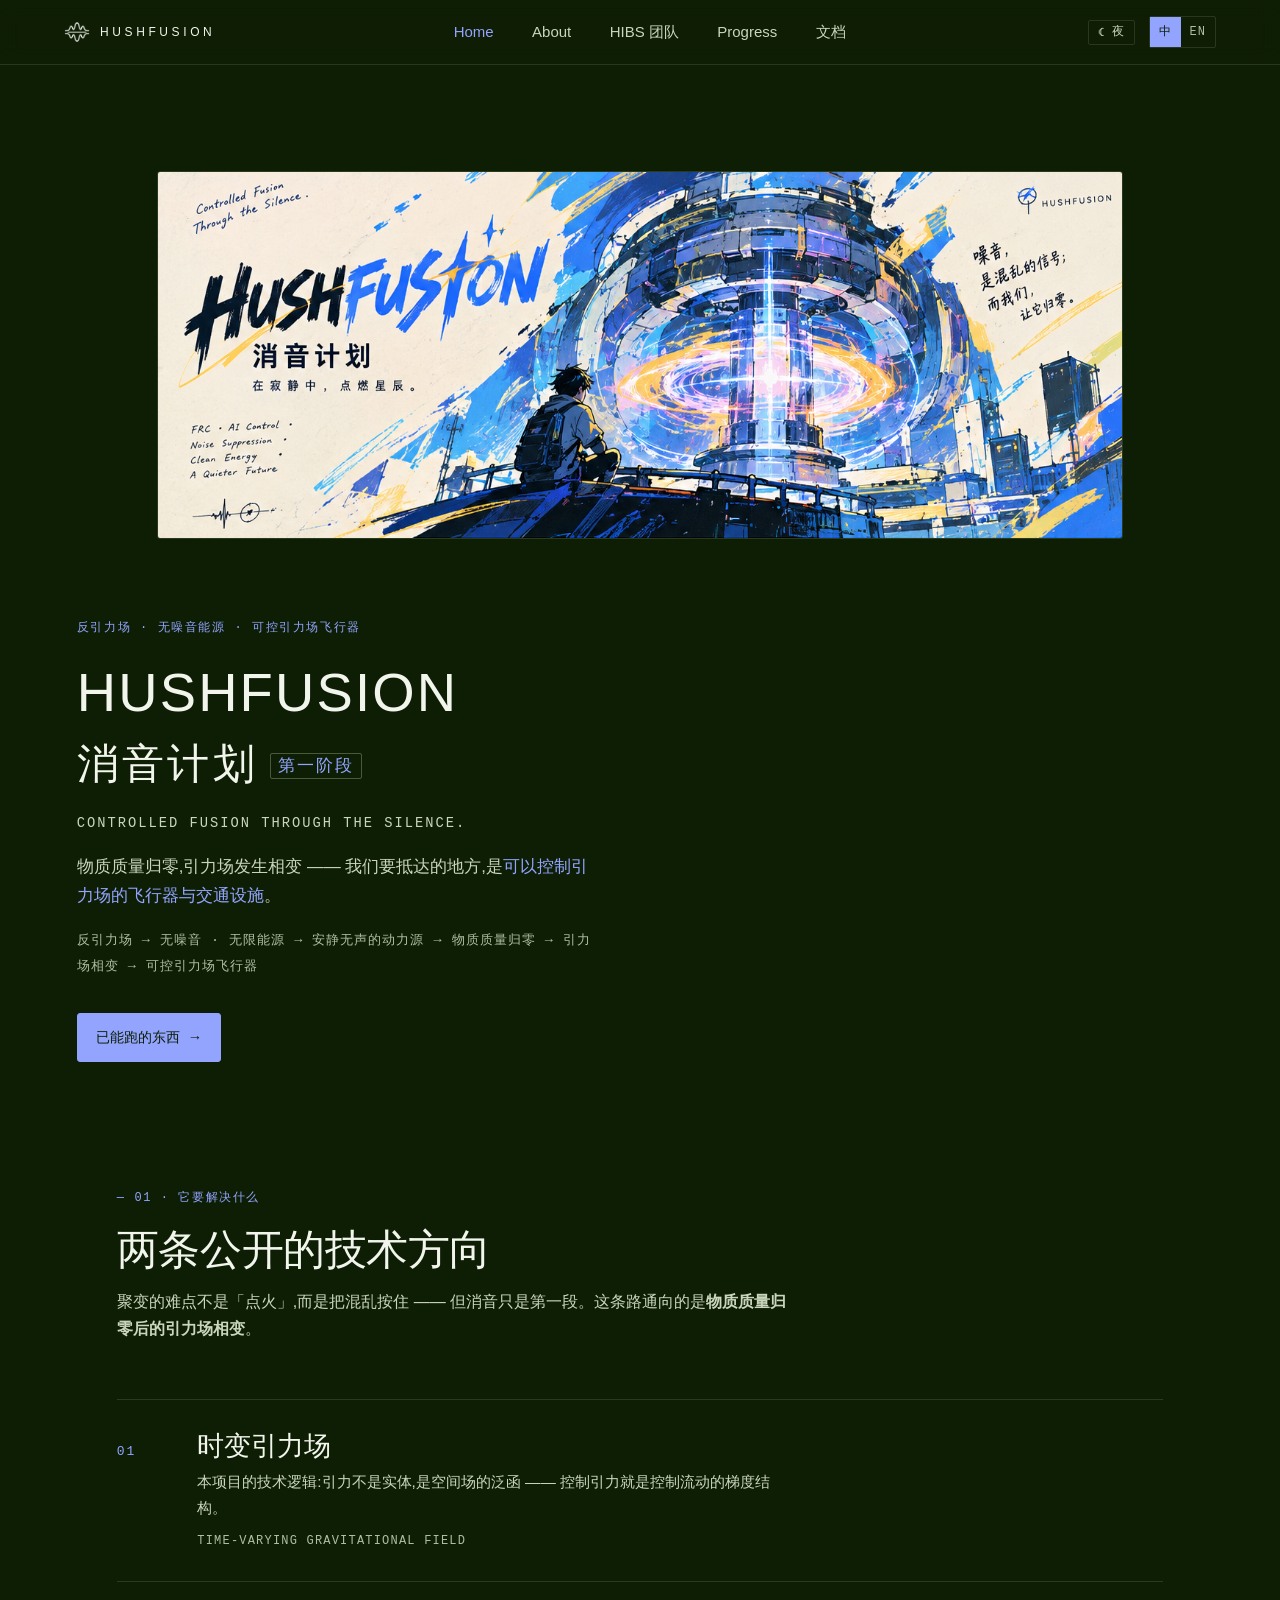
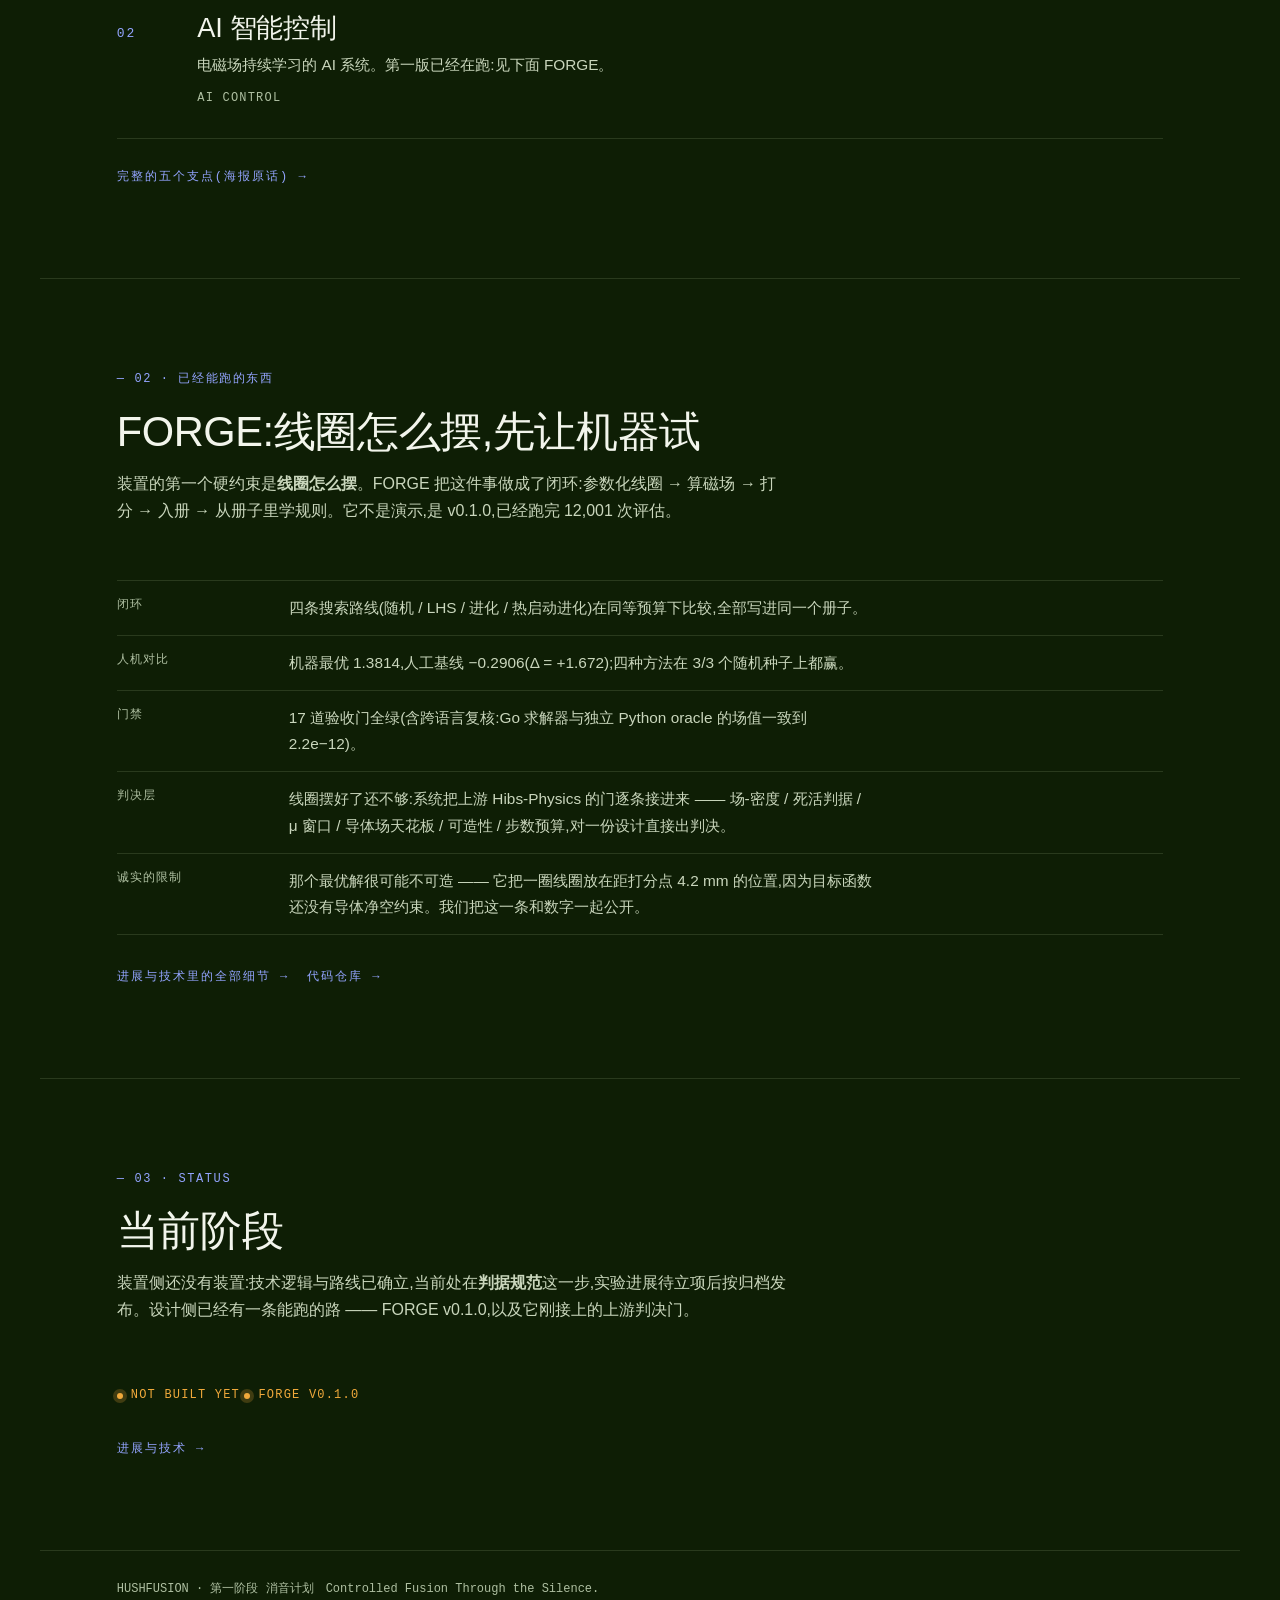
<file: index.html>
<!DOCTYPE html>
<html lang="zh-CN">
<head>
<meta charset="UTF-8">
<meta name="viewport" content="width=device-width, initial-scale=1">
<title>HUSHFUSION — 反引力场 · 无噪音能源 · 可控引力场飞行器</title>
<meta name="description" content="HUSHFUSION:用反引力场换取没有噪音的能源与安静无声的动力源;终局是物质质量归零后的引力场相变,以及可控引力场的飞行器。消音计划是第一阶段;已有一个可运行的线圈设计系统 FORGE。">
<link rel="icon" href="icons/favicon-32.png" sizes="32x32" data-icon="favicon">
<link rel="apple-touch-icon" href="icons/apple-touch-icon.png" data-icon="apple">
<meta name="theme-color" content="#0E1E05" id="theme-color">
<script>/* 主题先定再上色:避免加载瞬间闪另一种主题(默认夜,显式选过就按存的来) */try{if(localStorage.getItem('hushfusion-theme')==='light')document.documentElement.setAttribute('data-theme','light');}catch(e){}</script>
<link rel="stylesheet" href="style.css?v=19">
</head>
<body>

<!-- ◆ 顶栏 -->
<div class="topnav">
  <header class="masthead">
    <a class="brand" href="index.html" aria-label="HUSHFUSION 首页">
      <span class="brand-mark" aria-hidden="true"></span>
      <span class="brand-word">HUSHFUSION</span>
    </a>
    <nav class="mast-links" aria-label="主导航">
      <a href="index.html">Home</a>
      <a href="about.html">About</a>
      <a href="hibs.html" data-zh="HIBS 团队" data-en="HIBS Team">HIBS 团队</a>
      <a href="progress.html">Progress</a>
      <a href="docs.html" data-zh="文档" data-en="Docs">文档</a>
    </nav>
    <div class="mast-meta">
      <button class="nav-toggle" aria-expanded="false" aria-label="打开导航">≡</button>
      <button class="theme-toggle" type="button" data-theme-toggle aria-label="切换到白天模式">
        <span class="theme-glyph" aria-hidden="true">☾</span><span class="theme-word" data-zh="夜" data-en="Night">夜</span>
      </button>
      <div class="lang-toggle">
        <button data-lang-btn="zh" class="is-active" aria-label="中文">中</button>
        <button data-lang-btn="en" aria-label="English">EN</button>
      </div>
    </div>
  </header>
</div>

<main>

  <!-- ◆ 海报(置顶,只放图) -->
  <section class="band" id="poster" aria-label="海报原件">
    <figure class="exhibit reveal">
      <img src="assets/hero/poster-full.png"
           alt="HUSHFUSION 消音计划手绘海报:笔迹主标、中文标语与反应堆主视觉">
    </figure>
  </section>

  <!-- ◆ 序厅 -->
  <section class="intro" id="intro">
    <div class="intro-inner">
      <p class="kicker" data-zh="反引力场 · 无噪音能源 · 可控引力场飞行器" data-en="Anti-Gravity Field · Silent Energy · Gravity-Controlled Flight">反引力场 · 无噪音能源 · 可控引力场飞行器</p>
      <h1 class="intro-h1">HUSHFUSION</h1>
      <p class="intro-cn">消音计划<span class="intro-phase">第一阶段</span></p>
      <p class="intro-en">Controlled Fusion Through the Silence.</p>
      <p class="lede" data-zh="物质质量归零,引力场发生相变 —— 我们要抵达的地方,是&lt;strong&gt;可以控制引力场的飞行器与交通设施&lt;/strong&gt;。" data-en="Mass goes to zero and the gravitational field undergoes a phase transition — where we are headed is &lt;strong&gt;flight vehicles and transport infrastructure built on a controlled gravitational field&lt;/strong&gt;." data-html="1">物质质量归零,引力场发生相变 —— 我们要抵达的地方,是<strong>可以控制引力场的飞行器与交通设施</strong>。</p>
      <p class="intro-path" data-zh="反引力场 → 无噪音 · 无限能源 → 安静无声的动力源 → 物质质量归零 → 引力场相变 → 可控引力场飞行器" data-en="Anti-gravity field → no noise · unlimited energy → silent power → mass to zero → gravitational phase transition → gravity-controlled flight">反引力场 → 无噪音 · 无限能源 → 安静无声的动力源 → 物质质量归零 → 引力场相变 → 可控引力场飞行器</p>
      <div class="intro-cta">
        <a class="quiet-cta quiet-cta--solid" href="progress.html#forge">已能跑的东西 <span aria-hidden="true">→</span></a>
      </div>
    </div>
  </section>

  <!-- ◆ 两条公开的技术方向(只有两条是技术线,另外三个是动机与愿景 —— 完整五个支点见关于页) -->
  <section class="band" id="quiet">
    <div class="section-head reveal">
      <p class="kicker">— 01 · 它要解决什么</p>
      <h2 class="section-title" data-zh="两条公开的技术方向" data-en="Two public technical directions">两条公开的技术方向</h2>
      <p class="section-lede" data-zh="聚变的难点不是「点火」,而是把混乱按住 —— 但消音只是第一段。这条路通向的是&lt;strong&gt;物质质量归零后的引力场相变&lt;/strong&gt;。" data-en="The hard part of fusion is not ignition but holding the chaos still — yet silencing is only the first stretch. The road leads to &lt;strong&gt;the gravitational phase transition that follows mass going to zero&lt;/strong&gt;." data-html="1">聚变的难点不是「点火」,而是把混乱按住 —— 但消音只是第一段。这条路通向的是<strong>物质质量归零后的引力场相变</strong>。</p>
    </div>

    <ol class="cap-list reveal">
      <li><span class="cap-no">01</span><div class="cap-body">
        <h3>时变引力场</h3>
        <p data-zh="本项目的技术逻辑:引力不是实体,是空间场的泛函 —— 控制引力就是控制流动的梯度结构。" data-en="The technical logic of the project: gravity is not a substance but a functional of the space field — controlling gravity means controlling the gradient structure of the flow.">本项目的技术逻辑:引力不是实体,是空间场的泛函 —— 控制引力就是控制流动的梯度结构。</p>
        <span class="cap-tag">Time-Varying Gravitational Field</span>
      </div></li>
      <li><span class="cap-no">02</span><div class="cap-body">
        <h3>AI 智能控制</h3>
        <p data-zh="电磁场持续学习的 AI 系统。第一版已经在跑:见下面 FORGE。" data-en="An AI system that keeps learning the electromagnetic field. Its first version already runs — see FORGE below.">电磁场持续学习的 AI 系统。第一版已经在跑:见下面 FORGE。</p>
        <span class="cap-tag">AI Control</span>
      </div></li>
    </ol>
    <p style="margin-top:22px"><a class="see-all" href="about.html#bullets"
      data-zh="完整的五个支点(海报原话) →" data-en="All five pillars, as written on the poster →">完整的五个支点(海报原话) →</a></p>
  </section>

  <!-- ◆ 已经能跑的东西:FORGE(唯一有实测数字的一块) -->
  <section class="band" id="forge">
    <div class="section-head reveal">
      <p class="kicker">— 02 · 已经能跑的东西</p>
      <h2 class="section-title" data-zh="FORGE:线圈怎么摆,先让机器试" data-en="FORGE: let the machine try the coil first">FORGE:线圈怎么摆,先让机器试</h2>
      <p class="section-lede" data-html="1" data-zh="装置的第一个硬约束是&lt;strong&gt;线圈怎么摆&lt;/strong&gt;。FORGE 把这件事做成了闭环:参数化线圈 → 算磁场 → 打分 → 入册 → 从册子里学规则。它不是演示,是 v0.1.0,已经跑完 12,001 次评估。" data-en="The first hard constraint of any device is &lt;strong&gt;where the coils go&lt;/strong&gt;. FORGE closes that loop: parameterised coils → field solve → score → registry → rules mined from the registry. It is not a demo — it is v0.1.0, and it has already run 12,001 evaluations.">装置的第一个硬约束是<strong>线圈怎么摆</strong>。FORGE 把这件事做成了闭环:参数化线圈 → 算磁场 → 打分 → 入册 → 从册子里学规则。它不是演示,是 v0.1.0,已经跑完 12,001 次评估。</p>
    </div>

    <dl class="spec-list reveal">
      <div><dt>闭环</dt><dd data-zh="四条搜索路线(随机 / LHS / 进化 / 热启动进化)在同等预算下比较,全部写进同一个册子。" data-en="Four search routes (random / LHS / evolution / warm-start evolution) compared at equal budget, all written into one registry.">四条搜索路线(随机 / LHS / 进化 / 热启动进化)在同等预算下比较,全部写进同一个册子。</dd></div>
      <div><dt>人机对比</dt><dd data-zh="机器最优 1.3814,人工基线 −0.2906(Δ = +1.672);四种方法在 3/3 个随机种子上都赢。" data-en="Machine best 1.3814 against a human-designed baseline of −0.2906 (Δ = +1.672); all four methods win on 3/3 seeds.">机器最优 1.3814,人工基线 −0.2906(Δ = +1.672);四种方法在 3/3 个随机种子上都赢。</dd></div>
      <div><dt>门禁</dt><dd data-zh="17 道验收门全绿(含跨语言复核:Go 求解器与独立 Python oracle 的场值一致到 2.2e−12)。" data-en="17 acceptance gates green, including a cross-language check: the Go solver and an independent Python oracle agree on field values to 2.2e−12.">17 道验收门全绿(含跨语言复核:Go 求解器与独立 Python oracle 的场值一致到 2.2e−12)。</dd></div>
      <div><dt>判决层</dt><dd data-zh="线圈摆好了还不够:系统把上游 Hibs-Physics 的门逐条接进来 —— 场-密度 / 死活判据 / μ 窗口 / 导体场天花板 / 可造性 / 步数预算,对一份设计直接出判决。" data-en="Placing the coils is not enough: the system wires in the upstream Hibs-Physics gates — field-density / death threshold / mu-window / conductor ceiling / buildability / step budget — and returns a verdict on a design.">线圈摆好了还不够:系统把上游 Hibs-Physics 的门逐条接进来 —— 场-密度 / 死活判据 / μ 窗口 / 导体场天花板 / 可造性 / 步数预算,对一份设计直接出判决。</dd></div>
      <div><dt>诚实的限制</dt><dd data-zh="那个最优解很可能不可造 —— 它把一圈线圈放在距打分点 4.2 mm 的位置,因为目标函数还没有导体净空约束。我们把这一条和数字一起公开。" data-en="That winning design is most likely unbuildable — it parks a coil 4.2 mm from the scoring point, because the objective still has no conductor-clearance constraint. We publish that alongside the number.">那个最优解很可能不可造 —— 它把一圈线圈放在距打分点 4.2 mm 的位置,因为目标函数还没有导体净空约束。我们把这一条和数字一起公开。</dd></div>
    </dl>

    <p style="margin-top:26px">
      <a class="see-all" href="progress.html#forge" data-zh="进展与技术里的全部细节 →" data-en="Full detail under Progress &amp; technology →">进展与技术里的全部细节 →</a>
      &nbsp;&nbsp;
      <a class="see-all" href="https://github.com/logos-42/hushfusion-forge" target="_blank" rel="noopener" data-zh="代码仓库 →" data-en="Repository →">代码仓库 →</a>
    </p>
  </section>

  <!-- ◆ 当前阶段 -->
  <section class="band" id="status">
    <div class="section-head reveal">
      <p class="kicker">— 03 · Status</p>
      <h2 class="section-title" data-zh="当前阶段" data-en="Current stage">当前阶段</h2>
      <p class="section-lede" data-html="1" data-zh="&lt;strong&gt;装置侧还没有装置&lt;/strong&gt;:技术逻辑与路线已确立,当前处在&lt;strong&gt;判据规范&lt;/strong&gt;这一步,实验进展待立项后按归档发布。设计侧已经有一条能跑的路 —— FORGE v0.1.0,以及它刚接上的上游判决门。" data-en="On the &lt;strong&gt;device side there is no device yet&lt;/strong&gt;: the technical logic and the route are settled, the project sits at the &lt;strong&gt;criteria-specification&lt;/strong&gt; step, and experimental progress is published once archived. On the design side one path already runs — FORGE v0.1.0, plus the upstream verdict gates it has just been wired into.">装置侧还没有装置:技术逻辑与路线已确立,当前处在<strong>判据规范</strong>这一步,实验进展待立项后按归档发布。设计侧已经有一条能跑的路 —— FORGE v0.1.0,以及它刚接上的上游判决门。</p>
    </div>
    <p><span class="status">Not built yet</span> <span class="status">FORGE v0.1.0</span></p>
    <p style="margin-top:26px"><a class="see-all" href="progress.html"
       data-zh="进展与技术 →" data-en="Progress &amp; technology →">进展与技术 →</a></p>
  </section>

</main>

<!-- ◆ 页脚 -->
<footer class="foot">
  <span>HUSHFUSION · 第一阶段 消音计划</span>
  <span>Controlled Fusion Through the Silence.</span>
</footer>

<script src="app.js?v=19" defer></script>
</body>
</html>
</file>
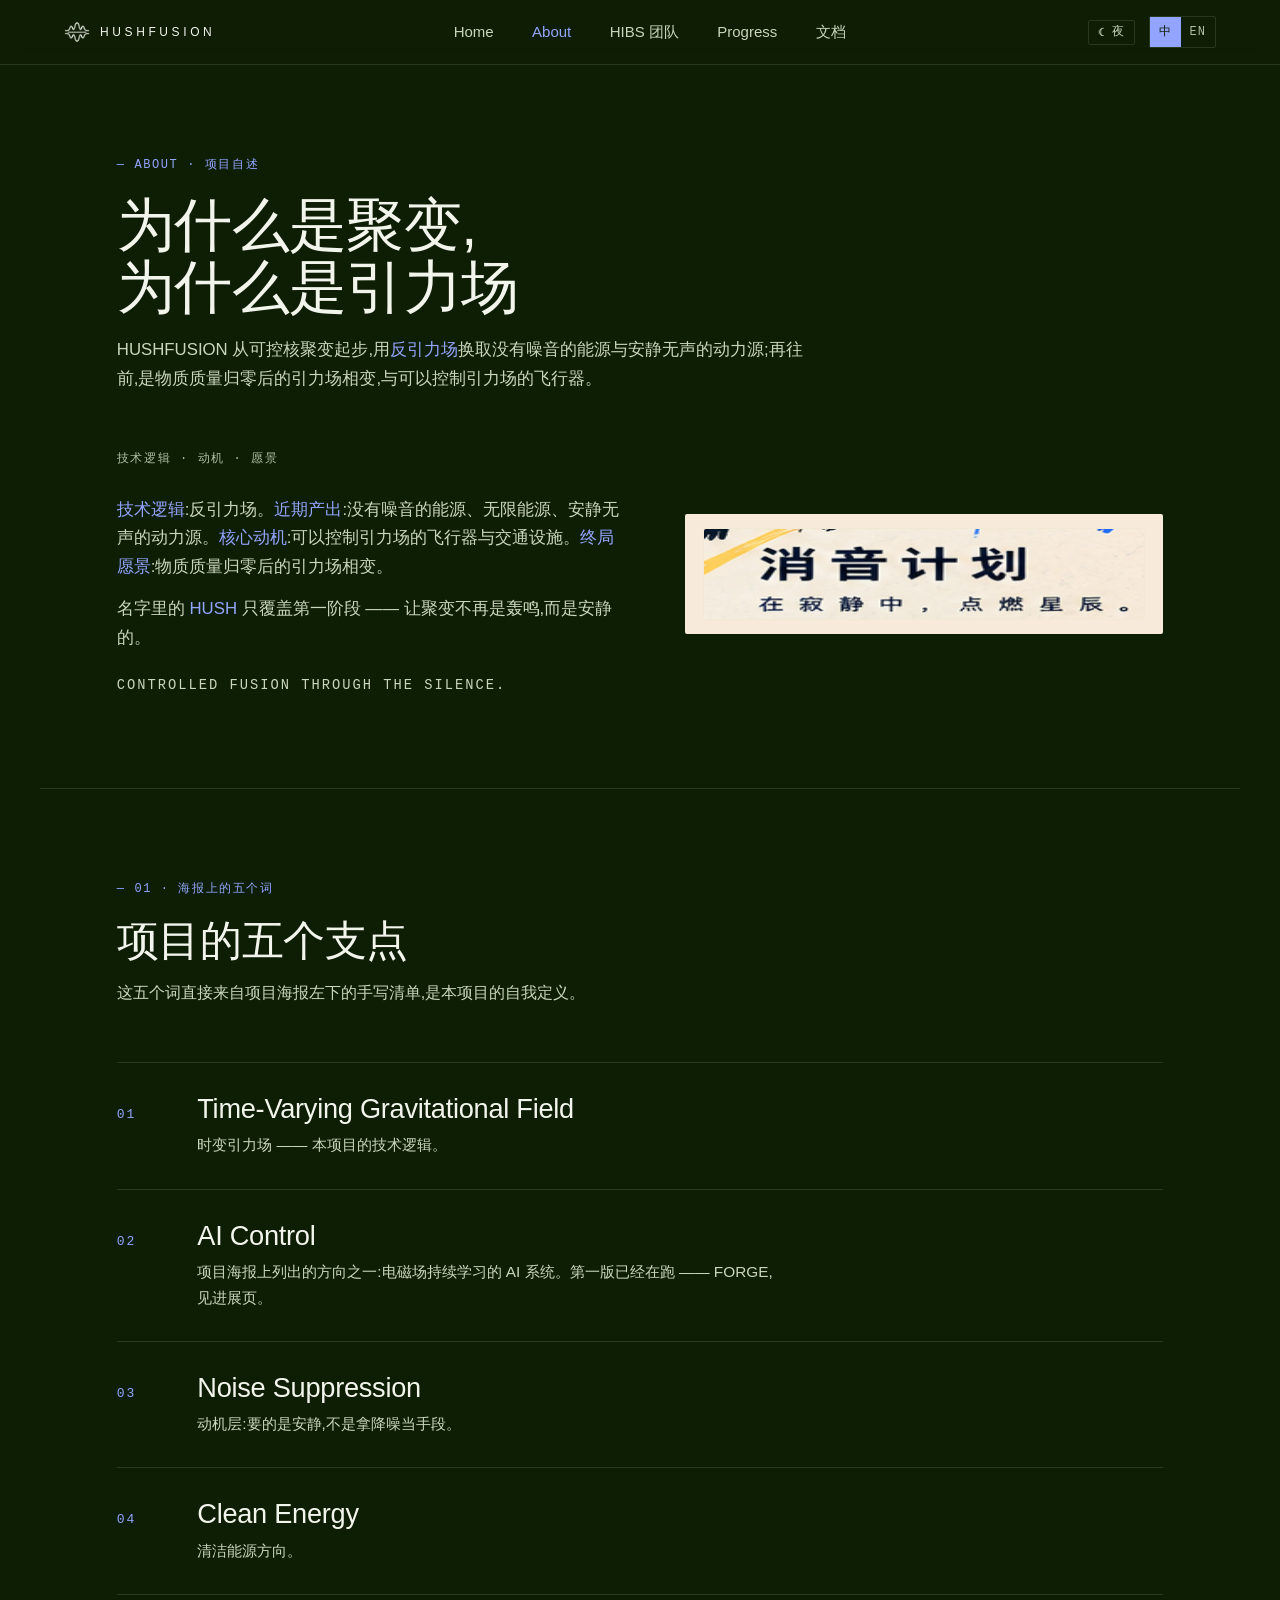
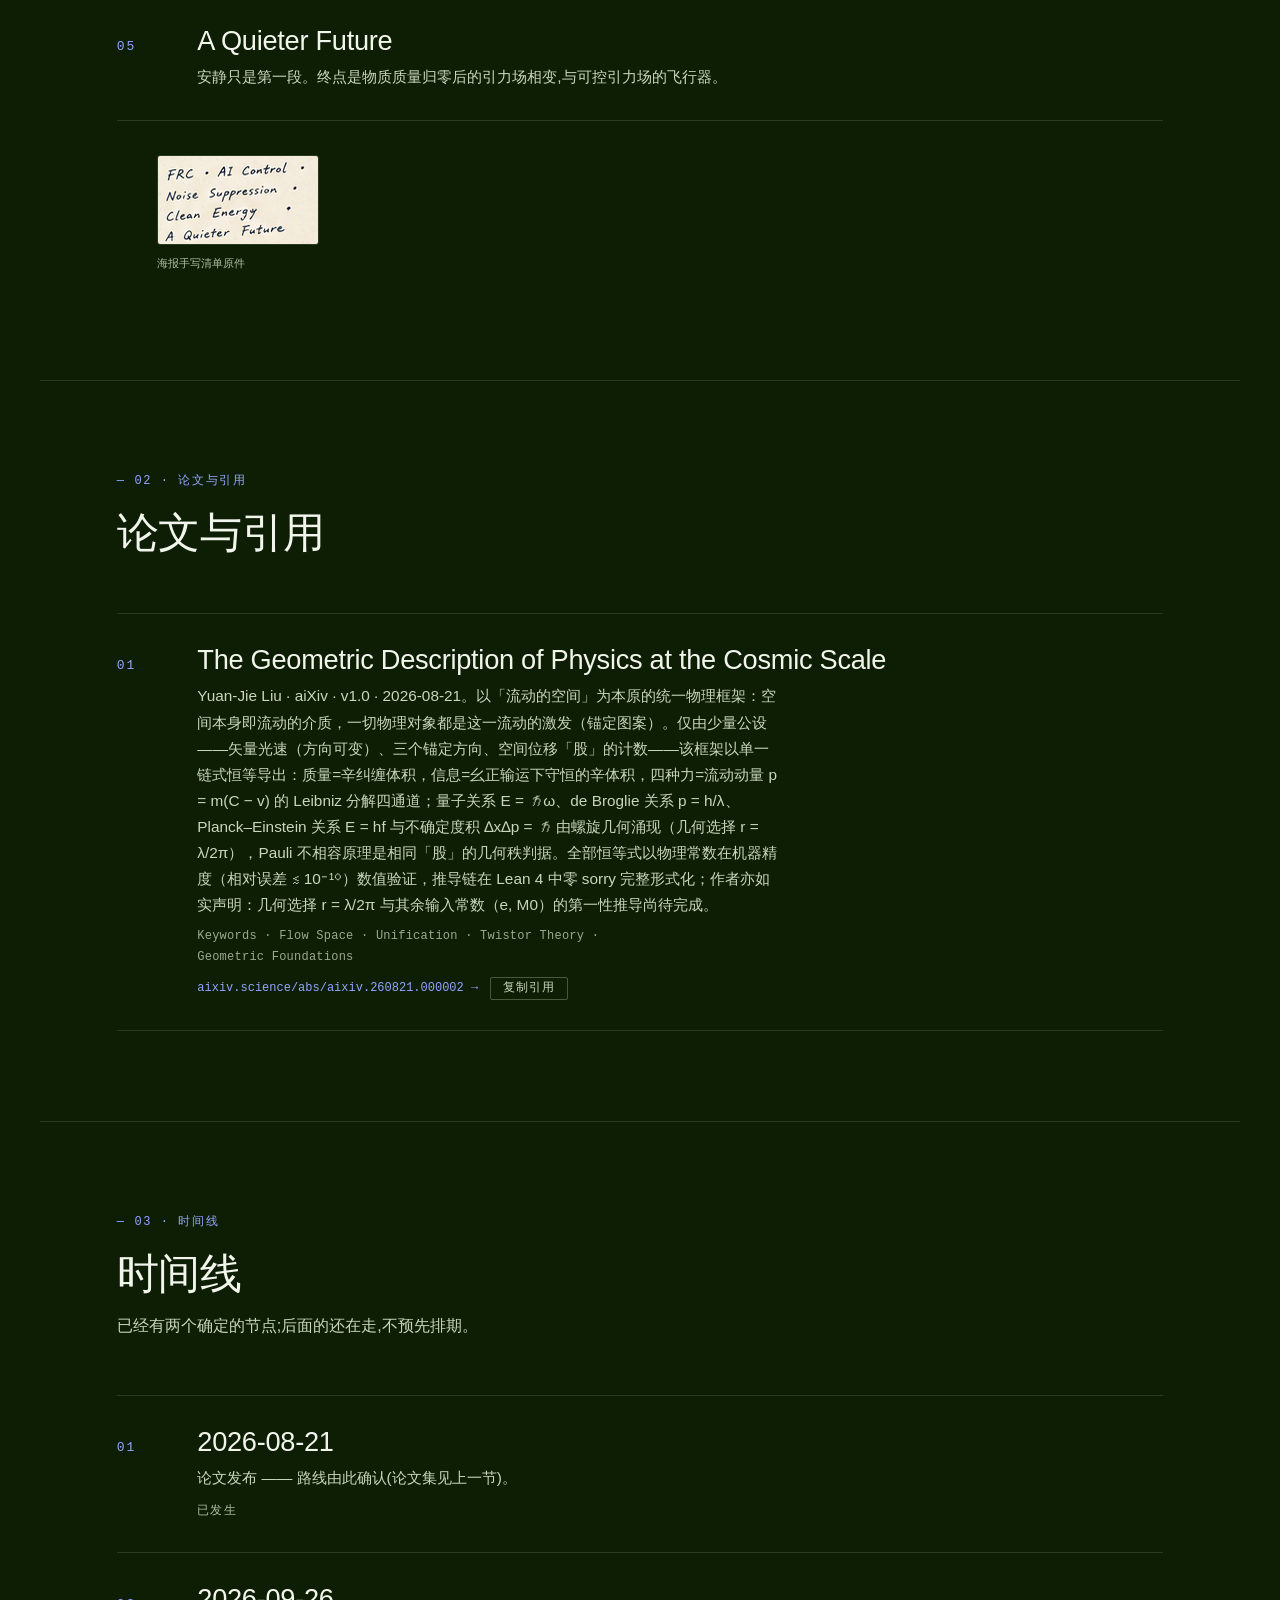
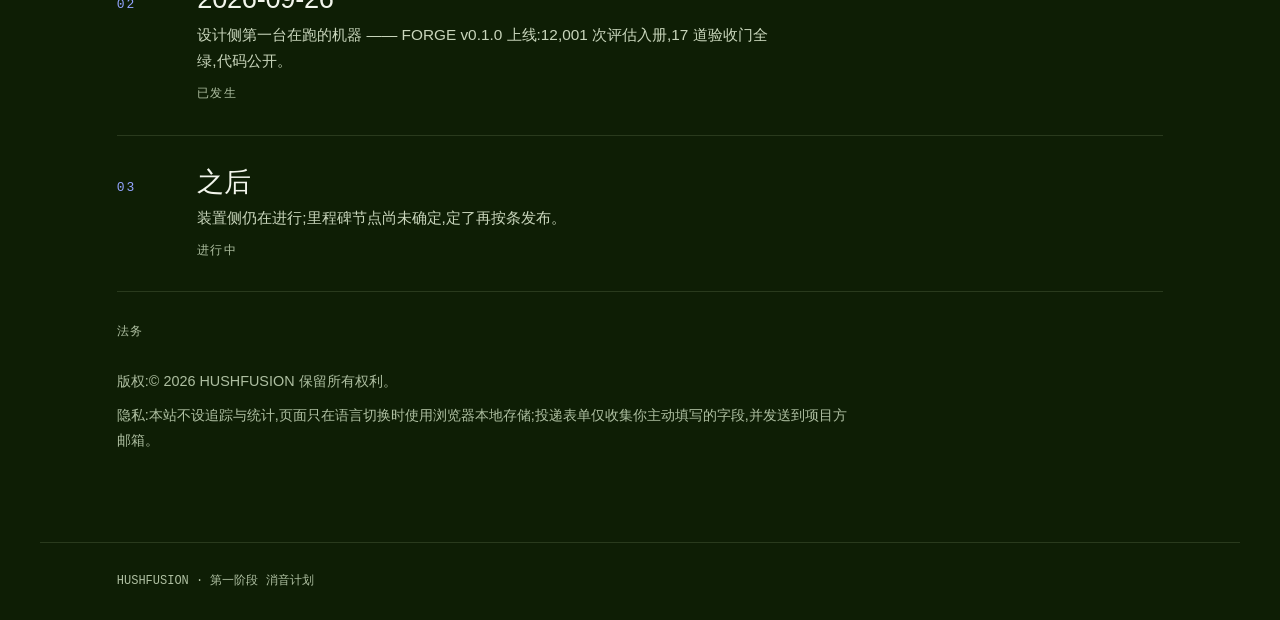
<file: about.html>
<!DOCTYPE html>
<html lang="zh-CN">
<head>
<meta charset="UTF-8">
<meta name="viewport" content="width=device-width, initial-scale=1">
<title>关于 · HUSHFUSION</title>
<meta name="description" content="HUSHFUSION 的项目自述:技术逻辑是反引力场,近期要拿到没有噪音的能源与安静无声的动力源,终局愿景是物质质量归零后的引力场相变与可控引力场的飞行器。">
<link rel="icon" href="icons/favicon-32.png" sizes="32x32" data-icon="favicon">
<link rel="apple-touch-icon" href="icons/apple-touch-icon.png" data-icon="apple">
<meta name="theme-color" content="#0E1E05" id="theme-color">
<script>/* 主题先定再上色:避免加载瞬间闪另一种主题(默认夜,显式选过就按存的来) */try{if(localStorage.getItem('hushfusion-theme')==='light')document.documentElement.setAttribute('data-theme','light');}catch(e){}</script>
<link rel="stylesheet" href="style.css?v=19">
</head>
<body>

<div class="topnav">
  <header class="masthead">
    <a class="brand" href="index.html" aria-label="HUSHFUSION 首页">
      <span class="brand-mark" aria-hidden="true"></span>
      <span class="brand-word">HUSHFUSION</span>
    </a>
    <nav class="mast-links" aria-label="主导航">
      <a href="index.html">Home</a>
      <a href="about.html">About</a>
      <a href="hibs.html" data-zh="HIBS 团队" data-en="HIBS Team">HIBS 团队</a>
      <a href="progress.html">Progress</a>
      <a href="docs.html" data-zh="文档" data-en="Docs">文档</a>
    </nav>
    <div class="mast-meta">
      <button class="nav-toggle" aria-expanded="false" aria-label="打开导航">≡</button>
      <button class="theme-toggle" type="button" data-theme-toggle aria-label="切换到白天模式">
        <span class="theme-glyph" aria-hidden="true">☾</span><span class="theme-word" data-zh="夜" data-en="Night">夜</span>
      </button>
      <div class="lang-toggle">
        <button data-lang-btn="zh" class="is-active" aria-label="中文">中</button>
        <button data-lang-btn="en" aria-label="English">EN</button>
      </div>
    </div>
  </header>
</div>

<main>

  <!-- ◆ 序厅 -->
  <section class="band" id="about">
    <div class="section-head reveal">
      <p class="kicker">— About · 项目自述</p>
      <h1 class="display" data-zh="为什么是聚变,&lt;br&gt;为什么是引力场" data-en="Why fusion,&lt;br&gt;and why a gravitational field" data-html="1">为什么是聚变,<br>为什么是引力场</h1>
      <p class="lede" data-zh="HUSHFUSION 从可控核聚变起步,用&lt;strong&gt;反引力场&lt;/strong&gt;换取没有噪音的能源与安静无声的动力源;再往前,是物质质量归零后的引力场相变,与可以控制引力场的飞行器。" data-en="HUSHFUSION starts from controlled fusion and uses an &lt;strong&gt;anti-gravity field&lt;/strong&gt; to obtain energy without noise and a silent power source; further ahead lie the gravitational phase transition that follows mass going to zero, and gravity-controlled flight vehicles." data-html="1">HUSHFUSION 从可控核聚变起步,用<strong>反引力场</strong>换取没有噪音的能源与安静无声的动力源;再往前,是物质质量归零后的引力场相变,与可以控制引力场的飞行器。</p>
    </div>

    <div class="split reveal">
      <div>
        <p class="kicker kicker--muted">技术逻辑 · 动机 · 愿景</p>
        <p style="font-size:1.05rem;color:var(--ink-2);max-width:38em" data-zh="&lt;span class=hl&gt;技术逻辑&lt;/span&gt;:反引力场。&lt;span class=hl&gt;近期产出&lt;/span&gt;:没有噪音的能源、无限能源、安静无声的动力源。&lt;span class=hl&gt;核心动机&lt;/span&gt;:可以控制引力场的飞行器与交通设施。&lt;span class=hl&gt;终局愿景&lt;/span&gt;:物质质量归零后的引力场相变。" data-en="&lt;span class=hl&gt;Technical logic&lt;/span&gt;: an anti-gravity field. &lt;span class=hl&gt;Near-term outputs&lt;/span&gt;: energy without noise, unlimited energy, a silent power source. &lt;span class=hl&gt;Core motive&lt;/span&gt;: flight vehicles and transport infrastructure built on a controlled gravitational field. &lt;span class=hl&gt;Endgame&lt;/span&gt;: the gravitational phase transition that follows mass going to zero." data-html="1"><span class="hl">技术逻辑</span>:反引力场。<span class="hl">近期产出</span>:没有噪音的能源、无限能源、安静无声的动力源。<span class="hl">核心动机</span>:可以控制引力场的飞行器与交通设施。<span class="hl">终局愿景</span>:物质质量归零后的引力场相变。</p>
        <p style="font-size:1.05rem;color:var(--ink-2);max-width:38em;margin-top:14px" data-zh="名字里的 &lt;span class=hl&gt;HUSH&lt;/span&gt; 只覆盖第一阶段 —— 让聚变不再是轰鸣,而是安静的。" data-en="The &lt;span class=hl&gt;HUSH&lt;/span&gt; in the name covers only the first phase — making fusion stop roaring and go quiet." data-html="1">名字里的 <span class="hl">HUSH</span> 只覆盖第一阶段 —— 让聚变不再是轰鸣,而是安静的。</p>
        <p class="intro-en" style="margin-top:22px">Controlled Fusion Through the Silence.</p>
      </div>
      <figure class="paper-chip" style="text-align:center">
        <img src="assets/brand/slogan-cn.png" alt="手写标语:消音计划 · 在寂静中,点燃星辰。">
      </figure>
    </div>
  </section>

  <!-- ◆ 要点(来自海报) -->
  <section class="band" id="bullets">
    <div class="section-head reveal">
      <p class="kicker">— 01 · 海报上的五个词</p>
      <h2 class="section-title" data-zh="项目的五个支点" data-en="Five pillars of the project">项目的五个支点</h2>
      <p class="section-lede" data-zh="这五个词直接来自项目海报左下的手写清单,是本项目的自我定义。" data-en="These five words come straight from the hand-written list in the bottom-left of the project poster — they are the project's own self-definition.">这五个词直接来自项目海报左下的手写清单,是本项目的自我定义。</p>
    </div>
    <ol class="cap-list reveal">
      <li><span class="cap-no">01</span><div class="cap-body">
        <h3>Time-Varying Gravitational Field</h3><p>时变引力场 —— 本项目的技术逻辑。</p></div></li>
      <li><span class="cap-no">02</span><div class="cap-body">
        <h3>AI Control</h3><p data-zh="项目海报上列出的方向之一:电磁场持续学习的 AI 系统。第一版已经在跑 —— FORGE,见进展页。" data-en="One of the directions on the project poster: an AI system that keeps learning the electromagnetic field. Its first version already runs — FORGE, on the Progress page.">项目海报上列出的方向之一:电磁场持续学习的 AI 系统。第一版已经在跑 —— FORGE,见进展页。</p></div></li>
      <li><span class="cap-no">03</span><div class="cap-body">
        <h3>Noise Suppression</h3><p>动机层:要的是安静,不是拿降噪当手段。</p></div></li>
      <li><span class="cap-no">04</span><div class="cap-body">
        <h3>Clean Energy</h3><p>清洁能源方向。</p></div></li>
      <li><span class="cap-no">05</span><div class="cap-body">
        <h3>A Quieter Future</h3><p data-zh="安静只是第一段。终点是物质质量归零后的引力场相变,与可控引力场的飞行器。" data-en="Quiet is only the first stretch. The endpoint is the gravitational phase transition that follows mass going to zero, and gravity-controlled flight.">安静只是第一段。终点是物质质量归零后的引力场相变,与可控引力场的飞行器。</p></div></li>
    </ol>
    <figure class="reveal" style="margin-top:34px;max-width:420px">
      <img src="assets/brand/list-frc.png" alt="海报上的手写要点清单原件"
           style="border:1px solid var(--hairline);border-radius:3px">
      <figcaption style="font-family:var(--mono);font-size:11px;color:var(--ink-3);margin-top:10px">海报手写清单原件</figcaption>
    </figure>
  </section>

  <!-- ◆ 论文与引用 -->
  <section class="band" id="references">
    <div class="section-head reveal">
      <p class="kicker">— 02 · 论文与引用</p>
      <h2 class="section-title" data-zh="论文与引用" data-en="Papers &amp; References">论文与引用</h2>
    </div>
    <ul class="cap-list reveal">
      <li>
        <span class="cap-no">01</span>
        <div class="cap-body">
          <h3>The Geometric Description of Physics at the Cosmic Scale</h3>
          <p data-zh="Yuan-Jie Liu · aiXiv · v1.0 · 2026-08-21。以「流动的空间」为本原的统一物理框架：空间本身即流动的介质，一切物理对象都是这一流动的激发（锚定图案）。仅由少量公设——矢量光速（方向可变）、三个锚定方向、空间位移「股」的计数——该框架以单一链式恒等导出：质量=辛纠缠体积，信息=幺正输运下守恒的辛体积，四种力=流动动量 p = m(C − v) 的 Leibniz 分解四通道；量子关系 E = ℏω、de Broglie 关系 p = h/λ、Planck–Einstein 关系 E = hf 与不确定度积 ∆x∆p = ℏ 由螺旋几何涌现（几何选择 r = λ/2π），Pauli 不相容原理是相同「股」的几何秩判据。全部恒等式以物理常数在机器精度（相对误差 ≲ 10⁻¹⁰）数值验证，推导链在 Lean 4 中零 sorry 完整形式化；作者亦如实声明：几何选择 r = λ/2π 与其余输入常数（e, M0）的第一性推导尚待完成。" data-en="Yuan-Jie Liu · aiXiv · v1.0 · 2026-08-21. A unified framework whose primitive is flowing space: space itself is a flowing medium, and all physical objects are excitations (anchored patterns) of this flow. From a small set of postulates — vector light speed (direction-changeable), three anchored directions, and the counting of space-displacement 'strands' — it derives, in a single chain of exact identities: mass as symplectic entanglement volume, information as symplectic volume conserved under unitary transport, and the four forces as the four channels of the Leibniz decomposition of flow momentum p = m(C − v). The quantum relations E = ℏω, de Broglie p = h/λ, Planck–Einstein E = hf and the uncertainty product ∆x∆p = ℏ emerge from helix geometry (r = λ/2π); Pauli exclusion is the geometric rank criterion for identical strands. All identities are verified numerically at machine precision (relative errors ≲ 10⁻¹⁰), the derivation chain formalised in Lean 4 with zero sorry; the author honestly states that first-principle derivations of the geometric choice r = λ/2π and the remaining input constants (e, M0) are not yet achieved.">Yuan-Jie Liu · aiXiv · v1.0 · 2026-08-21。以「流动的空间」为本原的统一物理框架：空间本身即流动的介质，一切物理对象都是这一流动的激发（锚定图案）。仅由少量公设——矢量光速（方向可变）、三个锚定方向、空间位移「股」的计数——该框架以单一链式恒等导出：质量=辛纠缠体积，信息=幺正输运下守恒的辛体积，四种力=流动动量 p = m(C − v) 的 Leibniz 分解四通道；量子关系 E = ℏω、de Broglie 关系 p = h/λ、Planck–Einstein 关系 E = hf 与不确定度积 ∆x∆p = ℏ 由螺旋几何涌现（几何选择 r = λ/2π），Pauli 不相容原理是相同「股」的几何秩判据。全部恒等式以物理常数在机器精度（相对误差 ≲ 10⁻¹⁰）数值验证，推导链在 Lean 4 中零 sorry 完整形式化；作者亦如实声明：几何选择 r = λ/2π 与其余输入常数（e, M0）的第一性推导尚待完成。</p>
          <p class="paper-tags" style="margin-top:8px;font-family:var(--mono);font-size:12px;letter-spacing:.02em;opacity:.75">Keywords · Flow Space · Unification · Twistor Theory · Geometric Foundations</p>
          <p class="cite-links" style="margin-top:10px">
            <a href="https://aixiv.science/abs/aixiv.260821.000002" target="_blank" rel="noopener">aixiv.science/abs/aixiv.260821.000002 →</a>
            <button class="copy" type="button" data-copy="cite-text" data-zh="复制引用" data-en="Copy citation">复制引用</button>
          </p>
          <span class="sr-only" id="cite-text">Liu, Yuan-Jie. “The Geometric Description of Physics at the Cosmic Scale: Mass, Information, Causality, Force, and the Quantum Relations from Geometry.” aiXiv, v1.0, 21 Aug. 2026, aixiv.260821.000002. https://aixiv.science/abs/aixiv.260821.000002</span>
        </div>
      </li>
    </ul>
  </section>

  <!-- ◆ 时间线 -->
  <section class="band" id="timeline">
    <div class="section-head reveal">
      <p class="kicker">— 03 · 时间线</p>
      <h2 class="section-title" data-zh="时间线" data-en="Timeline">时间线</h2>
      <p class="section-lede" data-zh="已经有两个确定的节点;后面的还在走,不预先排期。" data-en="Two dates are settled so far; the rest is still moving, and no schedule is promised in advance.">已经有两个确定的节点;后面的还在走,不预先排期。</p>
    </div>

    <ol class="cap-list reveal">
      <li><span class="cap-no">01</span><div class="cap-body">
        <h3>2026-08-21</h3>
        <p data-zh="论文发布 —— 路线由此确认(论文集见上一节)。" data-en="The paper is published — the route is confirmed by it (see the section above).">论文发布 —— 路线由此确认(论文集见上一节)。</p>
        <span class="cap-tag" data-zh="已发生" data-en="Done">已发生</span>
      </div></li>
      <li><span class="cap-no">02</span><div class="cap-body">
        <h3>2026-09-26</h3>
        <p data-zh="设计侧第一台在跑的机器 —— FORGE v0.1.0 上线:12,001 次评估入册,17 道验收门全绿,代码公开。" data-en="The first machine that runs on the design side — FORGE v0.1.0 ships: 12,001 evaluations recorded, 17 acceptance gates green, code published.">设计侧第一台在跑的机器 —— FORGE v0.1.0 上线:12,001 次评估入册,17 道验收门全绿,代码公开。</p>
        <span class="cap-tag" data-zh="已发生" data-en="Done">已发生</span>
      </div></li>
      <li><span class="cap-no">03</span><div class="cap-body">
        <h3 data-zh="之后" data-en="After that">之后</h3>
        <p data-zh="装置侧仍在进行;里程碑节点尚未确定,定了再按条发布。" data-en="The device side is ongoing; no milestone dates are fixed yet — they will be posted as entries once they are.">装置侧仍在进行;里程碑节点尚未确定,定了再按条发布。</p>
        <span class="cap-tag" data-zh="进行中" data-en="In progress">进行中</span>
      </div></li>
    </ol>

    <div class="reveal" style="margin-top:30px;max-width:46em">
      <p class="kicker kicker--muted" data-zh="法务" data-en="Legal">法务</p>
      <p style="color:var(--ink-3);font-size:.9rem"
         data-zh="版权:© 2026 HUSHFUSION 保留所有权利。"
         data-en="Copyright: © 2026 HUSHFUSION. All rights reserved.">版权:© 2026 HUSHFUSION 保留所有权利。</p>
      <p style="color:var(--ink-3);font-size:.9rem;margin-top:10px"
         data-zh="隐私:本站不设追踪与统计,页面只在语言切换时使用浏览器本地存储;投递表单仅收集你主动填写的字段,并发送到项目方邮箱。"
         data-en="Privacy: this site runs no tracking and no analytics; it uses browser local storage only to remember your language choice. The apply form collects only the fields you type and sends them to the project team's inbox.">隐私:本站不设追踪与统计,页面只在语言切换时使用浏览器本地存储;投递表单仅收集你主动填写的字段,并发送到项目方邮箱。</p>
    </div>
  </section>

</main>

<footer class="foot">
  <span>HUSHFUSION · 第一阶段 消音计划</span>
</footer>

<script src="app.js?v=19" defer></script>
</body>
</html>
</file>
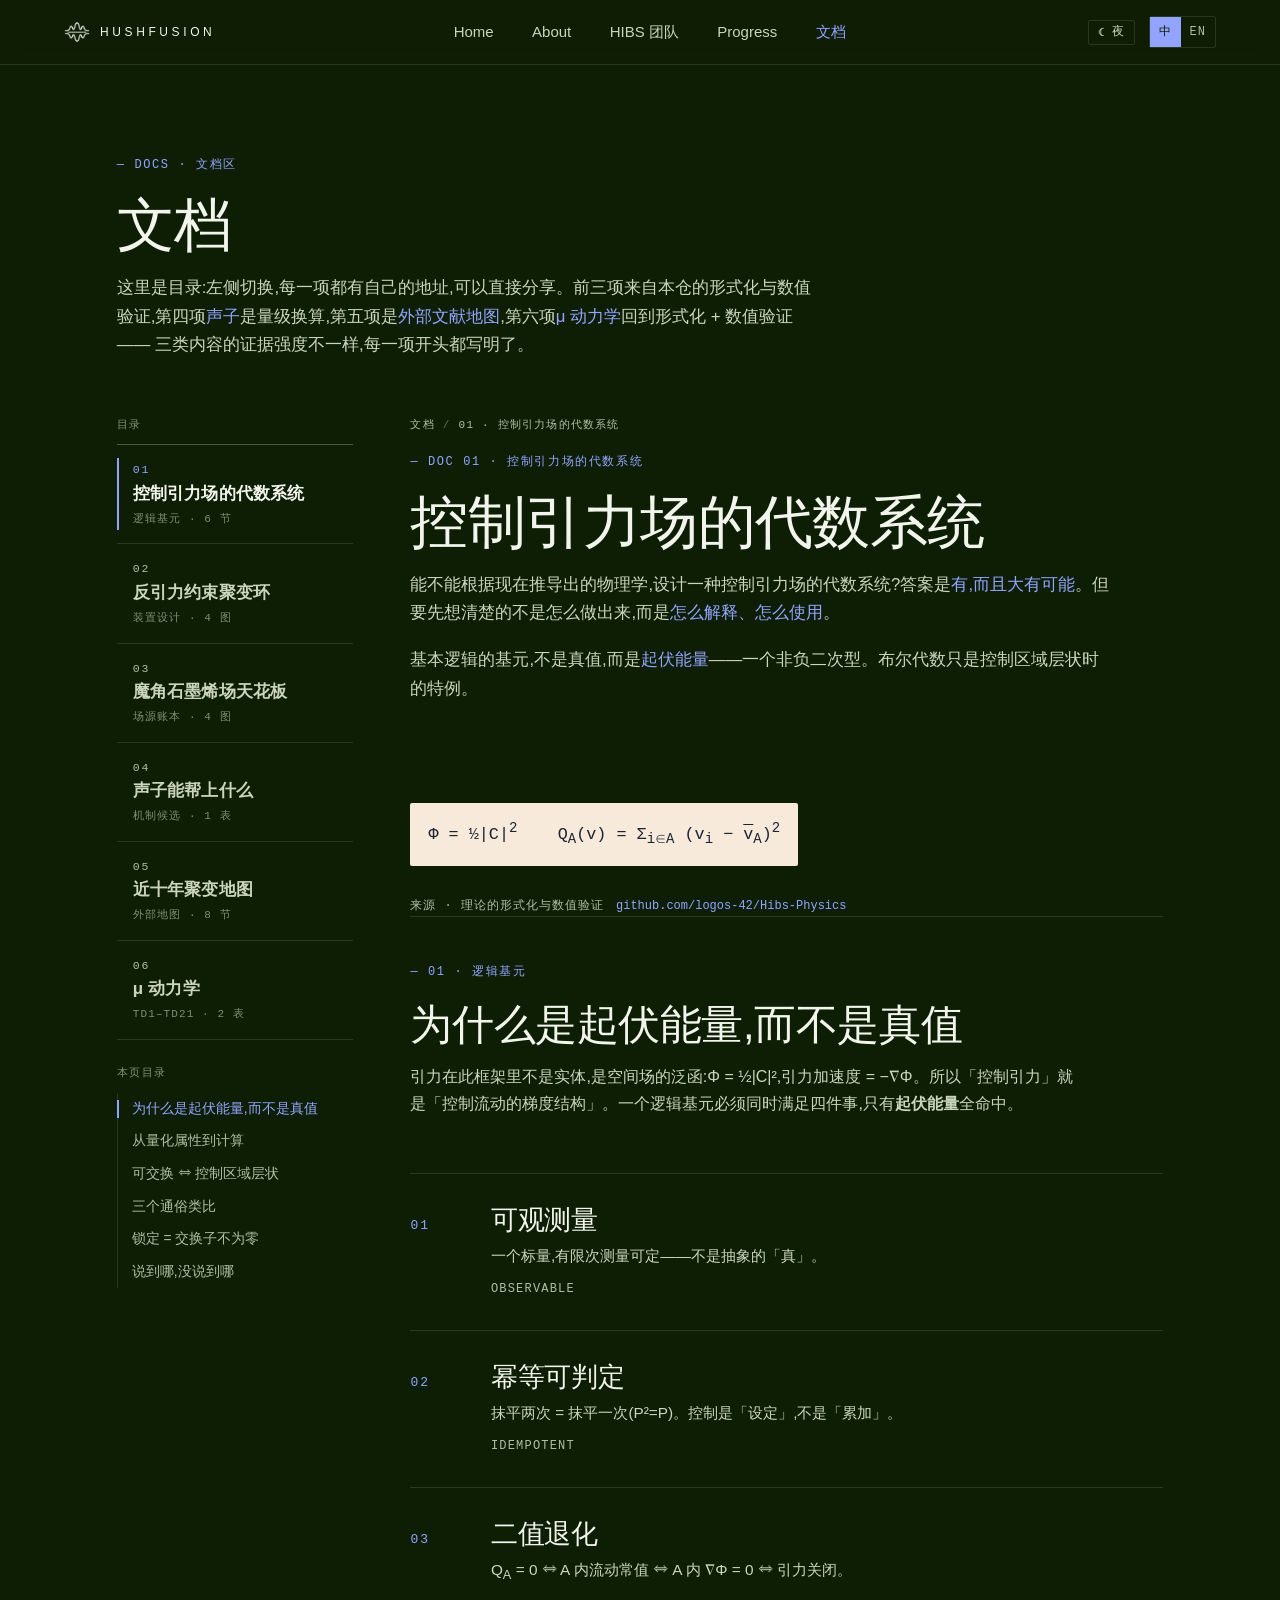
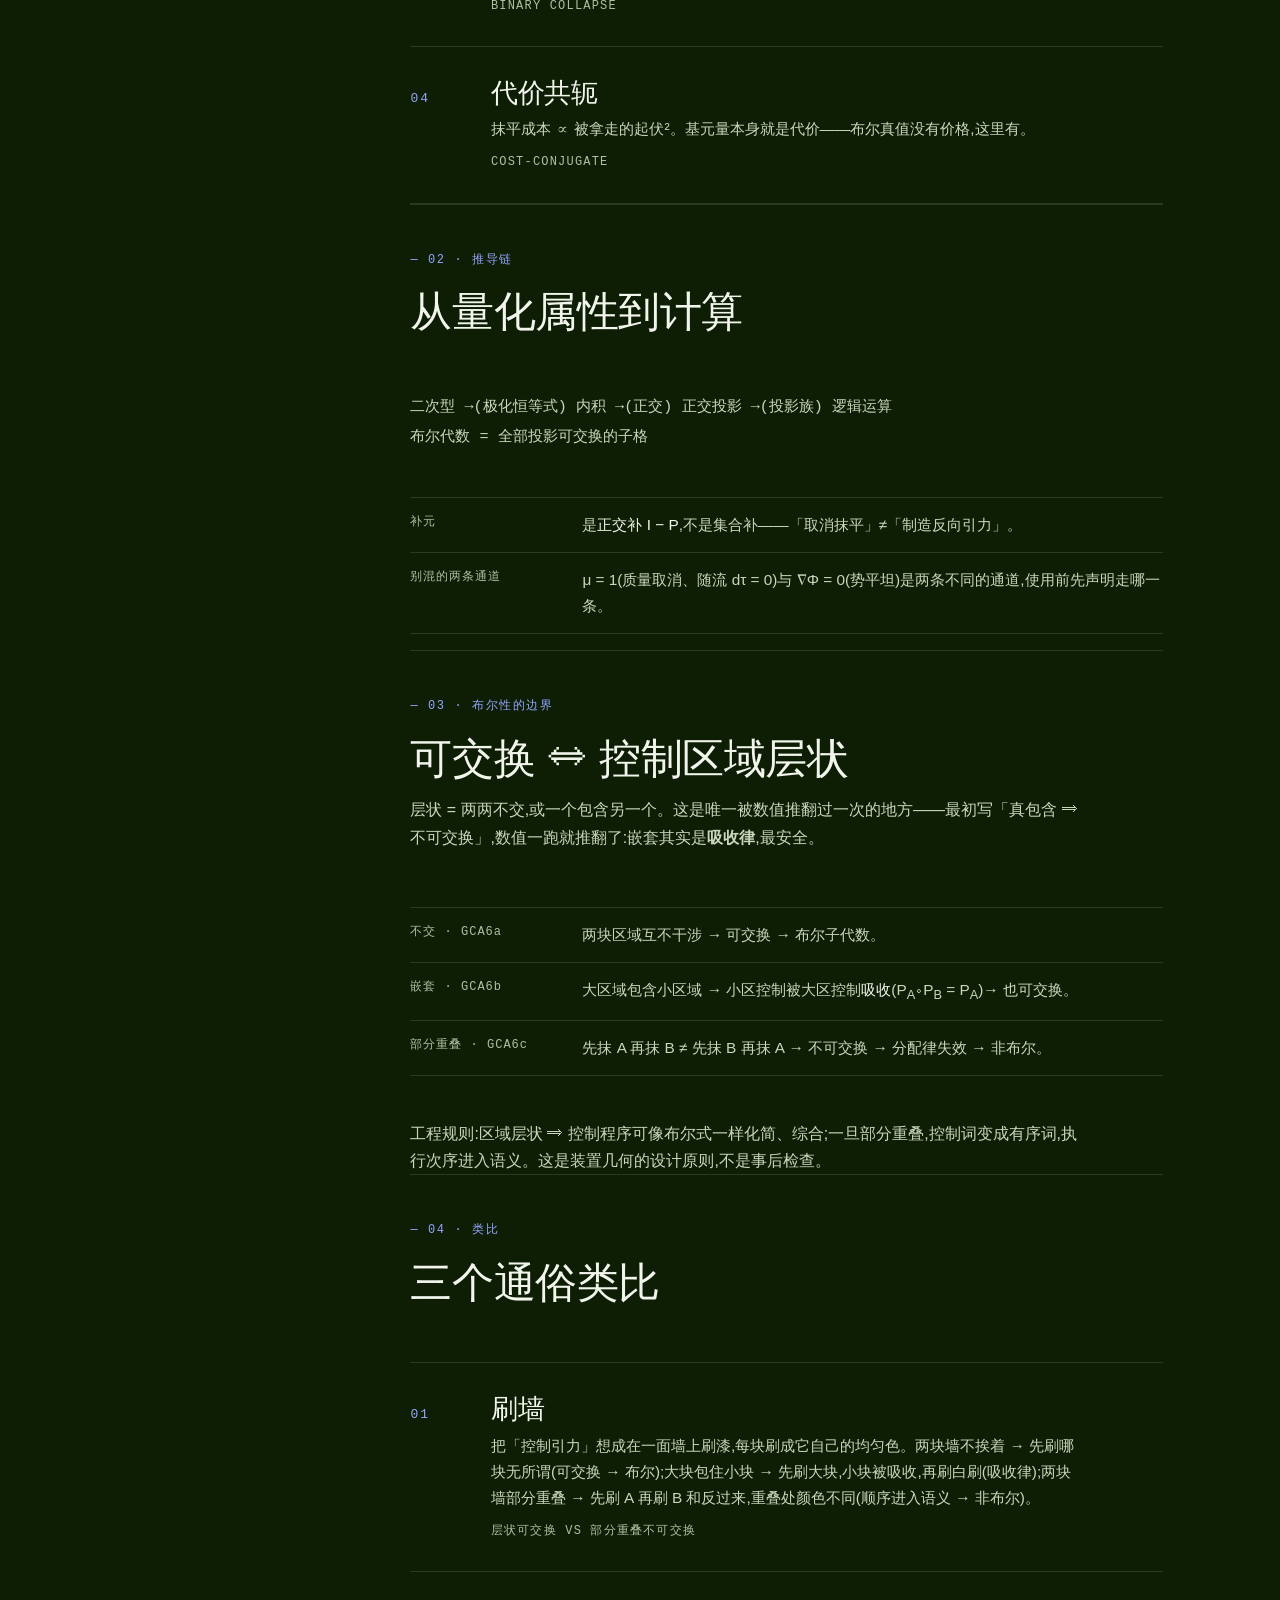
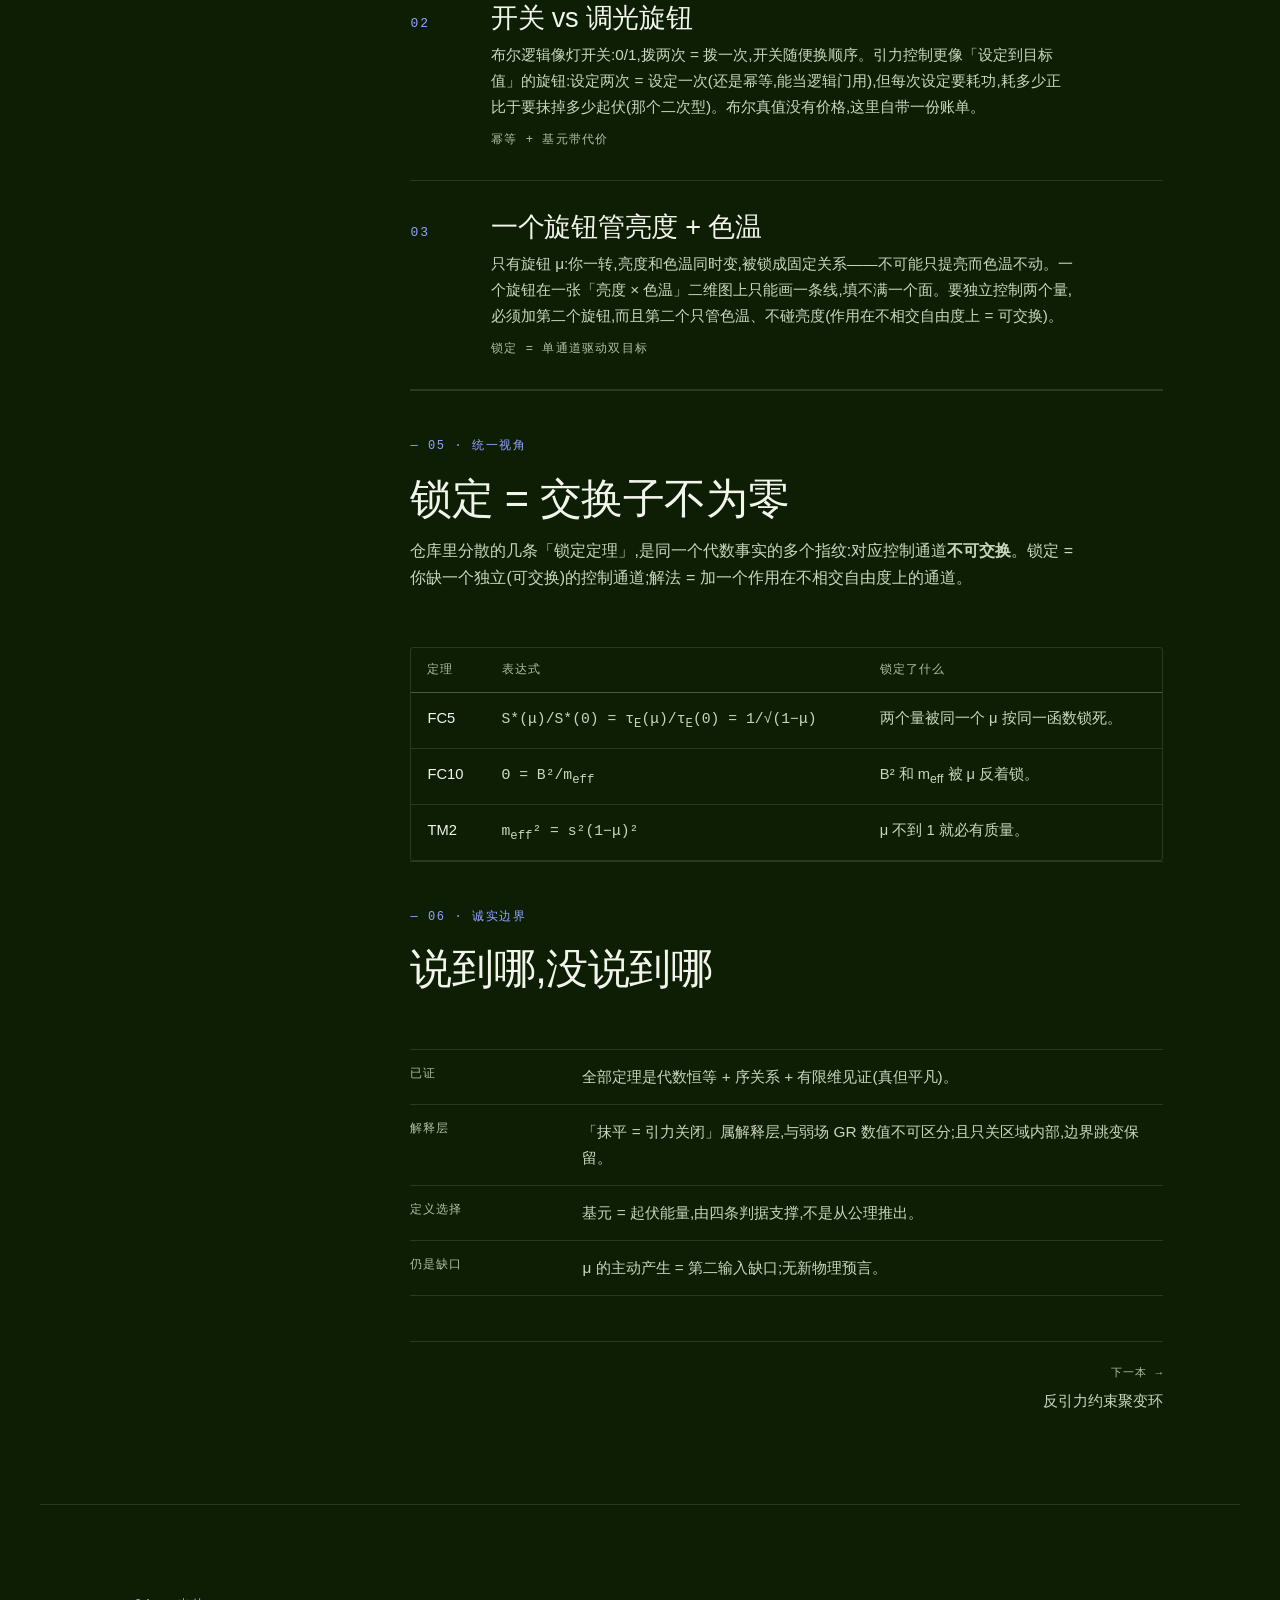
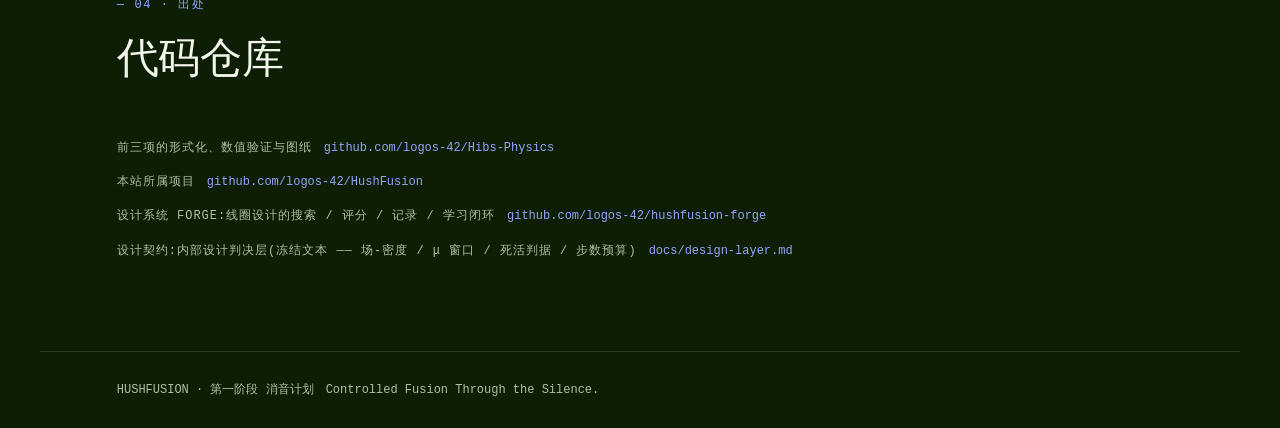
<file: docs.html>
<!DOCTYPE html>
<html lang="zh-CN">
<head>
<meta charset="UTF-8">
<meta name="viewport" content="width=device-width, initial-scale=1">
<title>文档 · HUSHFUSION</title>
<meta name="description" content="文档区:①控制引力场的代数系统(基元=起伏能量二次型,布尔=层状区域族)②反引力约束稳态自维持聚变环(装置设计与其三道硬门)③魔角石墨烯场天花板(把 1° 石墨烯当线圈用,密度/功率/μ 窗口会变成什么)④声子能帮上什么(常规超导的场 ≈ 1.84 × T_c,量级换算)。左侧切换,共四项,每项可深链。">
<link rel="icon" href="icons/favicon-32.png" sizes="32x32" data-icon="favicon">
<link rel="apple-touch-icon" href="icons/apple-touch-icon.png" data-icon="apple">
<meta name="theme-color" content="#0E1E05" id="theme-color">
<script>/* 主题先定再上色:避免加载瞬间闪另一种主题(默认夜,显式选过就按存的来) */try{if(localStorage.getItem('hushfusion-theme')==='light')document.documentElement.setAttribute('data-theme','light');}catch(e){}</script>
<link rel="stylesheet" href="style.css?v=19">
</head>
<body>

<!-- ◆ 顶栏 -->
<div class="topnav">
  <header class="masthead">
    <a class="brand" href="index.html" aria-label="HUSHFUSION 首页">
      <span class="brand-mark" aria-hidden="true"></span>
      <span class="brand-word">HUSHFUSION</span>
    </a>
    <nav class="mast-links" aria-label="主导航">
      <a href="index.html">Home</a>
      <a href="about.html">About</a>
      <a href="hibs.html" data-zh="HIBS 团队" data-en="HIBS Team">HIBS 团队</a>
      <a href="progress.html">Progress</a>
      <a href="docs.html" data-zh="文档" data-en="Docs">文档</a>
    </nav>
    <div class="mast-meta">
      <button class="nav-toggle" aria-expanded="false" aria-label="打开导航">≡</button>
      <button class="theme-toggle" type="button" data-theme-toggle aria-label="切换到白天模式">
        <span class="theme-glyph" aria-hidden="true">☾</span><span class="theme-word" data-zh="夜" data-en="Night">夜</span>
      </button>
      <div class="lang-toggle">
        <button data-lang-btn="zh" class="is-active" aria-label="中文">中</button>
        <button data-lang-btn="en" aria-label="English">EN</button>
      </div>
    </div>
  </header>
</div>

<main>

  <!-- ◆ 文档区:序厅 + 侧边栏切换(目录:四项) -->
  <section class="band" id="docs">
    <div class="section-head reveal">
      <p class="kicker" data-zh="— Docs · 文档区" data-en="— Docs · Documents">— Docs · 文档区</p>
      <h1 class="display" data-zh="文档" data-en="Docs">文档</h1>
      <p class="lede"
         data-zh="这里是目录:左侧切换,每一项都有自己的地址,可以直接分享。前三项来自本仓的形式化与数值验证,第四项&lt;strong&gt;声子&lt;/strong&gt;是量级换算,第五项是&lt;strong&gt;外部文献地图&lt;/strong&gt;,第六项&lt;strong&gt;μ 动力学&lt;/strong&gt;回到形式化 + 数值验证 —— 三类内容的证据强度不一样,每一项开头都写明了。"
         data-en="Four ledgers live here. Switch on the left; each ledger has its own URL and can be shared directly. The first three come from this repository's formalisation and numerical checks; the fourth — &lt;strong&gt;phonons&lt;/strong&gt; — is order-of-magnitude arithmetic, the fifth is an &lt;strong&gt;external literature map&lt;/strong&gt;, and the sixth — &lt;strong&gt;μ dynamics&lt;/strong&gt; — returns to formalisation plus numerical checks; the three kinds of evidence differ, and each entry says so at the top."
         data-html="1">这里是目录:左侧切换,每一项都有自己的地址,可以直接分享。前三项来自本仓的形式化与数值验证,第四项<strong>声子</strong>是量级换算,第五项是<strong>外部文献地图</strong>,第六项<strong>μ 动力学</strong>回到形式化 + 数值验证 —— 三类内容的证据强度不一样,每一项开头都写明了。</p>
    </div>

    <div class="docs" data-docs>

      <!-- ◆ 侧边栏:目录 -->
      <div class="doc-nav">
        <div class="doc-ledgers">
        <p class="toc-title" data-zh="目录" data-en="Contents">目录</p>
        <nav class="doc-tabs" role="tablist" aria-orientation="vertical" aria-label="文档区">
        <button class="doc-tab is-active" type="button" role="tab" id="tab-gravity-control"
                aria-selected="true" aria-controls="doc-gravity-control" data-doc="doc-gravity-control">
          <span class="doc-no">01</span>
          <span class="doc-name" data-zh="控制引力场的代数系统" data-en="An Algebraic System for Controlling Gravity">控制引力场的代数系统</span>
          <span class="doc-meta" data-zh="逻辑基元 · 6 节" data-en="Primitive · 6 parts">逻辑基元 · 6 节</span>
        </button>
        <button class="doc-tab" type="button" role="tab" id="tab-antigravity"
                aria-selected="false" aria-controls="doc-antigravity" data-doc="doc-antigravity">
          <span class="doc-no">02</span>
          <span class="doc-name" data-zh="反引力约束聚变环" data-en="Anti-Gravity Confinement Ring">反引力约束聚变环</span>
          <span class="doc-meta" data-zh="装置设计 · 4 图" data-en="Device design · 4 figures">装置设计 · 4 图</span>
        </button>
        <button class="doc-tab" type="button" role="tab" id="tab-moire"
                aria-selected="false" aria-controls="doc-moire" data-doc="doc-moire">
          <span class="doc-no">03</span>
          <span class="doc-name" data-zh="魔角石墨烯场天花板" data-en="Magic-Angle Graphene Field Ceiling">魔角石墨烯场天花板</span>
          <span class="doc-meta" data-zh="场源账本 · 4 图" data-en="Field-source ledger · 4 figures">场源账本 · 4 图</span>
        </button>
        <button class="doc-tab" type="button" role="tab" id="tab-phonon"
                aria-selected="false" aria-controls="doc-phonon" data-doc="doc-phonon">
          <span class="doc-no">04</span>
          <span class="doc-name" data-zh="声子能帮上什么" data-en="What Phonons Can Buy">声子能帮上什么</span>
          <span class="doc-meta" data-zh="机制候选 · 1 表" data-en="Mechanism candidate · 1 table">机制候选 · 1 表</span>
        </button>
        <button class="doc-tab" type="button" role="tab" id="tab-landscape"
                aria-selected="false" aria-controls="doc-landscape" data-doc="doc-landscape">
          <span class="doc-no">05</span>
          <span class="doc-name" data-zh="近十年聚变地图" data-en="A Decade of Fusion">近十年聚变地图</span>
          <span class="doc-meta" data-zh="外部地图 · 8 节" data-en="External map · 8 sections">外部地图 · 8 节</span>
        </button>
        <button class="doc-tab" type="button" role="tab" id="tab-mu-dynamics"
                aria-selected="false" aria-controls="doc-mu-dynamics" data-doc="doc-mu-dynamics">
          <span class="doc-no">06</span>
          <span class="doc-name" data-zh="μ 动力学" data-en="μ Dynamics">μ 动力学</span>
          <span class="doc-meta" data-zh="TD1–TD21 · 2 表" data-en="TD1–TD21 · 2 tables">TD1–TD21 · 2 表</span>
        </button>
        </nav>
        </div><!-- /.doc-ledgers -->
        <div class="doc-toc" data-doc-toc></div>
      </div>

      <div class="doc-panes">

      <!-- ══ 01 · 控制引力场的代数系统 ══════════════════════════════════ -->
      <article class="doc-pane is-active" id="doc-gravity-control" data-doc-pane="doc-gravity-control"
               role="tabpanel" aria-labelledby="tab-gravity-control" tabindex="0">

        <section class="band" id="theory">
                    <nav class="crumbs reveal" aria-label="面包屑">
            <a href="docs.html" data-zh="文档" data-en="Docs">文档</a>
            <span class="crumbs-sep" aria-hidden="true">/</span>
            <span data-zh="01 · 控制引力场的代数系统" data-en="01 · An Algebraic System for Controlling Gravity">01 · 控制引力场的代数系统</span>
          </nav>
<div class="section-head reveal">
            <p class="kicker">— Doc 01 · 控制引力场的代数系统</p>
            <h2 class="display" data-zh="控制引力场的代数系统" data-en="An Algebraic System for Controlling Gravity">控制引力场的代数系统</h2>
            <p class="lede"
               data-zh="能不能根据现在推导出的物理学,设计一种控制引力场的代数系统?答案是&lt;strong&gt;有,而且大有可能&lt;/strong&gt;。但要先想清楚的不是怎么做出来,而是&lt;strong&gt;怎么解释、怎么使用&lt;/strong&gt;。"
               data-en="Can we design an algebraic system to control the gravitational field, from the physics we have now derived? The answer is &lt;strong&gt;yes, and quite likely&lt;/strong&gt;. But the first thing to work out is not how to build it — it is &lt;strong&gt;how to explain it, and how to use it&lt;/strong&gt;."
               data-html="1">能不能根据现在推导出的物理学,设计一种控制引力场的代数系统?答案是<strong>有,而且大有可能</strong>。但要先想清楚的不是怎么做出来,而是<strong>怎么解释、怎么使用</strong>。</p>
            <p class="lede"
               data-zh="基本逻辑的基元,不是真值,而是&lt;strong&gt;起伏能量&lt;/strong&gt;——一个非负二次型。布尔代数只是控制区域层状时的特例。"
               data-en="The primitive of the base logic is not a truth value but &lt;strong&gt;fluctuation energy&lt;/strong&gt; — a non-negative quadratic form. Boolean algebra is only the special case where control regions are laminar."
               data-html="1">基本逻辑的基元,不是真值,而是<strong>起伏能量</strong>——一个非负二次型。布尔代数只是控制区域层状时的特例。</p>
          </div>

          <div class="paper-chip reveal" style="margin-top:clamp(28px,4vw,44px)">
            <code style="font-size:1.05rem">Φ = ½|C|<sup>2</sup>&nbsp;&nbsp;&nbsp;&nbsp;Q<sub>A</sub>(v) = Σ<sub>i∈A</sub> (v<sub>i</sub> − <span style="text-decoration:overline">v</span><sub>A</sub>)<sup>2</sup></code>
          </div>

          <p class="cite-links reveal" style="margin-top:22px">
            <span class="mono" style="color:var(--ink-3);font-size:12px;letter-spacing:1px" data-zh="来源 · 理论的形式化与数值验证" data-en="Source · formalisation and numerical checks">来源 · 理论的形式化与数值验证</span>
            <a href="https://github.com/logos-42/Hibs-Physics" rel="noopener">github.com/logos-42/Hibs-Physics</a>
          </p>
        </section>

        <!-- ◆ 01 · 为什么基元是起伏能量 -->
        <section class="band" id="primitive">
          <div class="section-head reveal">
            <p class="kicker">— 01 · 逻辑基元</p>
            <h2 class="section-title" data-zh="为什么是起伏能量,而不是真值" data-en="Why fluctuation energy, not a truth value">为什么是起伏能量,而不是真值</h2>
            <p class="section-lede"
               data-zh="引力在此框架里不是实体,是空间场的泛函:Φ = ½|C|²,引力加速度 = −∇Φ。所以「控制引力」就是「控制流动的梯度结构」。一个逻辑基元必须同时满足四件事,只有&lt;strong&gt;起伏能量&lt;/strong&gt;全命中。"
               data-en="In this framework gravity is not an entity but a functional of the space field — Φ = ½|C|², with acceleration −∇Φ. So 'controlling gravity' is 'controlling the gradient structure of the flow'. A logic primitive must satisfy four things at once; only &lt;strong&gt;fluctuation energy&lt;/strong&gt; hits all four."
               data-html="1">引力在此框架里不是实体,是空间场的泛函:Φ = ½|C|²,引力加速度 = −∇Φ。所以「控制引力」就是「控制流动的梯度结构」。一个逻辑基元必须同时满足四件事,只有<strong>起伏能量</strong>全命中。</p>
          </div>

          <ol class="cap-list reveal">
            <li><span class="cap-no">01</span><div class="cap-body">
              <h3 data-zh="可观测量" data-en="Observable">可观测量</h3>
              <p data-zh="一个标量,有限次测量可定——不是抽象的「真」。" data-en="A scalar, fixed by a finite number of measurements — not an abstract 'true'.">一个标量,有限次测量可定——不是抽象的「真」。</p>
              <span class="cap-tag">Observable</span>
            </div></li>
            <li><span class="cap-no">02</span><div class="cap-body">
              <h3 data-zh="幂等可判定" data-en="Idempotent">幂等可判定</h3>
              <p data-zh="抹平两次 = 抹平一次(P²=P)。控制是「设定」,不是「累加」。" data-en="Smoothing twice equals smoothing once (P²=P). Control sets a value; it does not accumulate.">抹平两次 = 抹平一次(P²=P)。控制是「设定」,不是「累加」。</p>
              <span class="cap-tag">Idempotent</span>
            </div></li>
            <li><span class="cap-no">03</span><div class="cap-body">
              <h3 data-zh="二值退化" data-en="Binary collapse">二值退化</h3>
              <p data-zh="Q&lt;sub&gt;A&lt;/sub&gt; = 0 ⟺ A 内流动常值 ⟺ A 内 ∇Φ = 0 ⟺ 引力关闭。" data-en="Q&lt;sub&gt;A&lt;/sub&gt; = 0 ⟺ the flow is constant on A ⟺ ∇Φ = 0 on A ⟺ gravity off." data-html="1">Q<sub>A</sub> = 0 ⟺ A 内流动常值 ⟺ A 内 ∇Φ = 0 ⟺ 引力关闭。</p>
              <span class="cap-tag">Binary collapse</span>
            </div></li>
            <li><span class="cap-no">04</span><div class="cap-body">
              <h3 data-zh="代价共轭" data-en="Cost-conjugate">代价共轭</h3>
              <p data-zh="抹平成本 ∝ 被拿走的起伏²。基元量本身就是代价——布尔真值没有价格,这里有。" data-en="The cost of smoothing is proportional to the fluctuation removed squared. The primitive is itself the price tag — a Boolean truth value has none, this one does.">抹平成本 ∝ 被拿走的起伏²。基元量本身就是代价——布尔真值没有价格,这里有。</p>
              <span class="cap-tag">Cost-conjugate</span>
            </div></li>
          </ol>
        </section>

        <!-- ◆ 02 · 从量化属性到计算 -->
        <section class="band" id="chain">
          <div class="section-head reveal">
            <p class="kicker">— 02 · 推导链</p>
            <h2 class="section-title" data-zh="从量化属性到计算" data-en="From a quantitative property to computation">从量化属性到计算</h2>
          </div>

          <p class="mono reveal" style="color:var(--ink-2);font-size:.95rem;line-height:2">
            二次型 →(极化恒等式) 内积 →(正交) 正交投影 →(投影族) 逻辑运算<br>
            布尔代数 = 全部投影可交换的子格
          </p>

          <dl class="spec-list reveal" style="margin-top:clamp(28px,4vw,44px)">
            <div><dt data-zh="补元" data-en="Complement">补元</dt><dd data-html="1" data-zh="是&lt;strong&gt;正交补 I − P&lt;/strong&gt;,不是集合补——「取消抹平」≠「制造反向引力」。" data-en="It is the &lt;strong&gt;orthogonal complement I − P&lt;/strong&gt;, not a set complement — 'undo the smoothing' is not 'create reverse gravity'.">是<strong>正交补 I − P</strong>,不是集合补——「取消抹平」≠「制造反向引力」。</dd></div>
            <div><dt data-zh="别混的两条通道" data-en="Two channels">别混的两条通道</dt><dd data-zh="μ = 1(质量取消、随流 dτ = 0)与 ∇Φ = 0(势平坦)是两条不同的通道,使用前先声明走哪一条。" data-en="μ = 1 (mass cancelled, dτ = 0 along the flow) and ∇Φ = 0 (flat potential) are two different channels; declare which one you are using.">μ = 1(质量取消、随流 dτ = 0)与 ∇Φ = 0(势平坦)是两条不同的通道,使用前先声明走哪一条。</dd></div>
          </dl>
        </section>

        <!-- ◆ 03 · 布尔性的边界 -->
        <section class="band" id="boolean">
          <div class="section-head reveal">
            <p class="kicker">— 03 · 布尔性的边界</p>
            <h2 class="section-title" data-zh="可交换 ⟺ 控制区域层状" data-en="Commutativity ⟺ laminar control regions">可交换 ⟺ 控制区域层状</h2>
            <p class="section-lede"
               data-zh="层状 = 两两不交,或一个包含另一个。这是唯一被数值推翻过一次的地方——最初写「真包含 ⟹ 不可交换」,数值一跑就推翻了:嵌套其实是&lt;strong&gt;吸收律&lt;/strong&gt;,最安全。"
               data-en="Laminar means pairwise disjoint, or one containing the other. This is the one place the numbers overturned an earlier claim — at first we wrote 'proper containment ⟹ non-commuting', but the scan disproved it: nesting is actually an &lt;strong&gt;absorption law&lt;/strong&gt;, the safest case."
               data-html="1">层状 = 两两不交,或一个包含另一个。这是唯一被数值推翻过一次的地方——最初写「真包含 ⟹ 不可交换」,数值一跑就推翻了:嵌套其实是<strong>吸收律</strong>,最安全。</p>
          </div>

          <dl class="spec-list reveal">
            <div><dt data-zh="不交 · GCA6a" data-en="Disjoint · GCA6a">不交 · GCA6a</dt><dd data-zh="两块区域互不干涉 → 可交换 → 布尔子代数。" data-en="Two regions do not interfere → they commute → a Boolean subalgebra.">两块区域互不干涉 → 可交换 → 布尔子代数。</dd></div>
            <div><dt data-zh="嵌套 · GCA6b" data-en="Nested · GCA6b">嵌套 · GCA6b</dt><dd data-html="1" data-zh="大区域包含小区域 → 小区控制被大区控制&lt;strong&gt;吸收&lt;/strong&gt;(P&lt;sub&gt;A&lt;/sub&gt;∘P&lt;sub&gt;B&lt;/sub&gt; = P&lt;sub&gt;A&lt;/sub&gt;)→ 也可交换。" data-en="A region contains the other → the inner control is &lt;strong&gt;absorbed&lt;/strong&gt; (P&lt;sub&gt;A&lt;/sub&gt;∘P&lt;sub&gt;B&lt;/sub&gt; = P&lt;sub&gt;A&lt;/sub&gt;) → also commutes.">大区域包含小区域 → 小区控制被大区控制<strong>吸收</strong>(P<sub>A</sub>∘P<sub>B</sub> = P<sub>A</sub>)→ 也可交换。</dd></div>
            <div><dt data-zh="部分重叠 · GCA6c" data-en="Partial overlap · GCA6c">部分重叠 · GCA6c</dt><dd data-zh="先抹 A 再抹 B ≠ 先抹 B 再抹 A → 不可交换 → 分配律失效 → 非布尔。" data-en="Smooth A then B ≠ B then A → non-commuting → distributivity fails → not Boolean.">先抹 A 再抹 B ≠ 先抹 B 再抹 A → 不可交换 → 分配律失效 → 非布尔。</dd></div>
          </dl>

          <p class="section-lede reveal" style="margin-top:clamp(28px,4vw,44px)"
             data-zh="工程规则:区域层状 ⟹ 控制程序可像布尔式一样化简、综合;一旦部分重叠,控制词变成有序词,执行次序进入语义。这是装置几何的设计原则,不是事后检查。"
             data-en="Engineering rule: laminar regions ⟹ the control program simplifies like a Boolean expression; the moment regions partially overlap, the control word becomes an ordered word and execution order enters the semantics. This is a design principle of the device geometry, not an after-the-fact check.">工程规则:区域层状 ⟹ 控制程序可像布尔式一样化简、综合;一旦部分重叠,控制词变成有序词,执行次序进入语义。这是装置几何的设计原则,不是事后检查。</p>
        </section>

        <!-- ◆ 04 · 三个类比 -->
        <section class="band" id="analogy">
          <div class="section-head reveal">
            <p class="kicker">— 04 · 类比</p>
            <h2 class="section-title" data-zh="三个通俗类比" data-en="Three plain analogies">三个通俗类比</h2>
          </div>

          <ol class="cap-list reveal">
            <li><span class="cap-no">01</span><div class="cap-body">
              <h3 data-zh="刷墙" data-en="Painting walls">刷墙</h3>
              <p data-zh="把「控制引力」想成在一面墙上刷漆,每块刷成它自己的均匀色。两块墙不挨着 → 先刷哪块无所谓(可交换 → 布尔);大块包住小块 → 先刷大块,小块被吸收,再刷白刷(吸收律);两块墙部分重叠 → 先刷 A 再刷 B 和反过来,重叠处颜色不同(顺序进入语义 → 非布尔)。"
                 data-en="Think of gravity control as painting a wall, each patch in its own uniform colour. Two separate patches → order does not matter (commutes → Boolean). A big patch covering a small one → paint the big one first and the small one is absorbed (absorption law). Two overlapping patches → A then B differs from B then A at the overlap (order enters the semantics → not Boolean).">把「控制引力」想成在一面墙上刷漆,每块刷成它自己的均匀色。两块墙不挨着 → 先刷哪块无所谓(可交换 → 布尔);大块包住小块 → 先刷大块,小块被吸收,再刷白刷(吸收律);两块墙部分重叠 → 先刷 A 再刷 B 和反过来,重叠处颜色不同(顺序进入语义 → 非布尔)。</p>
              <span class="cap-tag" data-zh="层状可交换 vs 部分重叠不可交换" data-en="laminar commutes vs partial overlap does not">层状可交换 vs 部分重叠不可交换</span>
            </div></li>
            <li><span class="cap-no">02</span><div class="cap-body">
              <h3 data-zh="开关 vs 调光旋钮" data-en="Switch vs dimmer knob">开关 vs 调光旋钮</h3>
              <p data-zh="布尔逻辑像灯开关:0/1,拨两次 = 拨一次,开关随便换顺序。引力控制更像「设定到目标值」的旋钮:设定两次 = 设定一次(还是幂等,能当逻辑门用),但每次设定要耗功,耗多少正比于要抹掉多少起伏(那个二次型)。布尔真值没有价格,这里自带一份账单。"
                 data-en="Boolean logic is a light switch: 0/1, flip twice equals once, order irrelevant. Gravity control is more like a knob set to a target: setting twice equals setting once (still idempotent, usable as a gate), but each setting costs work, proportional to the fluctuation removed. Boolean truth values come with no invoice; this one does.">布尔逻辑像灯开关:0/1,拨两次 = 拨一次,开关随便换顺序。引力控制更像「设定到目标值」的旋钮:设定两次 = 设定一次(还是幂等,能当逻辑门用),但每次设定要耗功,耗多少正比于要抹掉多少起伏(那个二次型)。布尔真值没有价格,这里自带一份账单。</p>
              <span class="cap-tag" data-zh="幂等 + 基元带代价" data-en="idempotent + the primitive carries cost">幂等 + 基元带代价</span>
            </div></li>
            <li><span class="cap-no">03</span><div class="cap-body">
              <h3 data-zh="一个旋钮管亮度 + 色温" data-en="One knob for brightness and colour temperature">一个旋钮管亮度 + 色温</h3>
              <p data-zh="只有旋钮 μ:你一转,亮度和色温同时变,被锁成固定关系——不可能只提亮而色温不动。一个旋钮在一张「亮度 × 色温」二维图上只能画一条线,填不满一个面。要独立控制两个量,必须加第二个旋钮,而且第二个只管色温、不碰亮度(作用在不相交自由度上 = 可交换)。"
                 data-en="Only knob μ exists: turn it and brightness and colour temperature both move, locked in a fixed relation — you cannot brighten without shifting the tint. One knob traces one curve on a brightness × colour-temperature plane; it cannot fill an area. To control two quantities independently you must add a second knob that touches only the tint (acting on disjoint degrees of freedom = commuting).">只有旋钮 μ:你一转,亮度和色温同时变,被锁成固定关系——不可能只提亮而色温不动。一个旋钮在一张「亮度 × 色温」二维图上只能画一条线,填不满一个面。要独立控制两个量,必须加第二个旋钮,而且第二个只管色温、不碰亮度(作用在不相交自由度上 = 可交换)。</p>
              <span class="cap-tag" data-zh="锁定 = 单通道驱动双目标" data-en="a lock = one channel driving two targets">锁定 = 单通道驱动双目标</span>
            </div></li>
          </ol>
        </section>

        <!-- ◆ 05 · 锁定 = 交换子不为零 -->
        <section class="band" id="lock">
          <div class="section-head reveal">
            <p class="kicker">— 05 · 统一视角</p>
            <h2 class="section-title" data-zh="锁定 = 交换子不为零" data-en="A lock is a non-zero commutator">锁定 = 交换子不为零</h2>
            <p class="section-lede"
               data-zh="仓库里分散的几条「锁定定理」,是同一个代数事实的多个指纹:对应控制通道&lt;strong&gt;不可交换&lt;/strong&gt;。锁定 = 你缺一个独立(可交换)的控制通道;解法 = 加一个作用在不相交自由度上的通道。"
               data-en="The scattered 'lock theorems' are several fingerprints of one algebraic fact: the corresponding control channels do &lt;strong&gt;not commute&lt;/strong&gt;. A lock means you are missing an independent (commuting) control channel; the fix is to add one that acts on a disjoint degree of freedom."
               data-html="1">仓库里分散的几条「锁定定理」,是同一个代数事实的多个指纹:对应控制通道<strong>不可交换</strong>。锁定 = 你缺一个独立(可交换)的控制通道;解法 = 加一个作用在不相交自由度上的通道。</p>
          </div>

          <div class="table-wrap reveal">
            <table class="doc">
              <thead>
                <tr>
                  <th data-zh="定理" data-en="Theorem">定理</th>
                  <th data-zh="表达式" data-en="Expression">表达式</th>
                  <th data-zh="锁定了什么" data-en="What is locked">锁定了什么</th>
                </tr>
              </thead>
              <tbody>
                <tr><td>FC5</td><td><code>S*(μ)/S*(0) = τ<sub>E</sub>(μ)/τ<sub>E</sub>(0) = 1/√(1−μ)</code></td>
                    <td data-zh="两个量被同一个 μ 按同一函数锁死。" data-en="Two quantities are locked to the same μ through the same function.">两个量被同一个 μ 按同一函数锁死。</td></tr>
                <tr><td>FC10</td><td><code>Θ = B²/m<sub>eff</sub></code></td>
                    <td data-zh="B² 和 m&lt;sub&gt;eff&lt;/sub&gt; 被 μ 反着锁。" data-en="B² and m&lt;sub&gt;eff&lt;/sub&gt; are locked against each other by μ." data-html="1">B² 和 m<sub>eff</sub> 被 μ 反着锁。</td></tr>
                <tr><td>TM2</td><td><code>m<sub>eff</sub>² = s²(1−μ)²</code></td>
                    <td data-zh="μ 不到 1 就必有质量。" data-en="Unless μ reaches 1, mass remains.">μ 不到 1 就必有质量。</td></tr>
              </tbody>
            </table>
          </div>
        </section>

        <!-- ◆ 06 · 诚实边界 -->
        <section class="band" id="honesty">
          <div class="section-head reveal">
            <p class="kicker">— 06 · 诚实边界</p>
            <h2 class="section-title" data-zh="说到哪,没说到哪" data-en="What is claimed, and what is not">说到哪,没说到哪</h2>
          </div>
          <dl class="spec-list reveal">
            <div><dt data-zh="已证" data-en="Proved">已证</dt><dd data-zh="全部定理是代数恒等 + 序关系 + 有限维见证(真但平凡)。" data-en="Every theorem is an algebraic identity, an order relation, or a finite-dimensional witness — true but plain.">全部定理是代数恒等 + 序关系 + 有限维见证(真但平凡)。</dd></div>
            <div><dt data-zh="解释层" data-en="Interpretation">解释层</dt><dd data-zh="「抹平 = 引力关闭」属解释层,与弱场 GR 数值不可区分;且只关区域内部,边界跳变保留。" data-en="'Smoothing = gravity off' is interpretation: numerically indistinguishable from weak-field GR, and it only switches off inside the region — the boundary jump remains.">「抹平 = 引力关闭」属解释层,与弱场 GR 数值不可区分;且只关区域内部,边界跳变保留。</dd></div>
            <div><dt data-zh="定义选择" data-en="Definition choice">定义选择</dt><dd data-zh="基元 = 起伏能量,由四条判据支撑,不是从公理推出。" data-en="The primitive is fluctuation energy, supported by four criteria — chosen, not derived from axioms.">基元 = 起伏能量,由四条判据支撑,不是从公理推出。</dd></div>
            <div><dt data-zh="仍是缺口" data-en="Still open">仍是缺口</dt><dd data-zh="μ 的主动产生 = 第二输入缺口;无新物理预言。" data-en="Producing μ on demand is the second input gap; no new physical predictions.">μ 的主动产生 = 第二输入缺口;无新物理预言。</dd></div>
          </dl>
        </section>

      </article>

      <!-- ══ 02 · 反引力约束聚变环 ═══════════════════════════════════════ -->
      <article class="doc-pane" id="doc-antigravity" data-doc-pane="doc-antigravity"
               role="tabpanel" aria-labelledby="tab-antigravity" tabindex="0" hidden>

        <section class="band">
                    <nav class="crumbs reveal" aria-label="面包屑">
            <a href="docs.html" data-zh="文档" data-en="Docs">文档</a>
            <span class="crumbs-sep" aria-hidden="true">/</span>
            <span data-zh="02 · 反引力约束聚变环" data-en="02 · Anti-Gravity Confinement Ring">02 · 反引力约束聚变环</span>
          </nav>
<div class="section-head reveal">
            <p class="kicker">— Doc 02 · 装置设计</p>
            <h2 class="display" data-zh="反引力约束稳态自维持聚变环" data-en="A Steady-State Fusion Ring Confined by Anti-Gravity">反引力约束稳态自维持聚变环</h2>
            <p class="lede"
               data-zh="现有 FRC（场反位形)的问题是&lt;strong&gt;没有利用引力场&lt;/strong&gt;——它靠分段压缩(十级递减线圈堆 B)去压等离子体。这份设计保留 FRC 里「电磁场自发维持」的部分(场反位形自组织 + RMF 旋转磁场维持),&lt;strong&gt;砍掉后续所有分段压缩&lt;/strong&gt;,用反引力场 μ(t) 完成约束,目标是稳态自维持(不是脉冲)。"
               data-en="The trouble with today's FRC (field-reversed configuration) is that it &lt;strong&gt;does not use the gravitational field at all&lt;/strong&gt; — it squeezes plasma with staged compression (ten stages of decreasing coil field). This design keeps the self-sustaining part of an FRC (self-organised field reversal plus RMF sustainment), &lt;strong&gt;cuts every compression stage&lt;/strong&gt;, and confines with an anti-gravity field μ(t) instead — aiming at steady state rather than pulses."
               data-html="1">现有 FRC(场反位形)的问题是<strong>没有利用引力场</strong>——它靠分段压缩(十级递减线圈堆 B)去压等离子体。这份设计保留 FRC 里「电磁场自发维持」的部分(场反位形自组织 + RMF 旋转磁场维持),<strong>砍掉后续所有分段压缩</strong>,用反引力场 μ(t) 完成约束,目标是稳态自维持(不是脉冲)。</p>
          </div>

          <figure class="doc-fig reveal">
            <div class="plate">
              <a class="plate-link" href="assets/art/antigravity-ring.png" target="_blank" rel="noopener"><img src="assets/art/antigravity-ring.png" width="1100" height="1144"
                   alt="反引力约束聚变环装置系统示意图:由内到外为 D-T 燃料区、H 快流环、Cu 慢流环、RMF 旋转磁场线圈,标注闭合磁力线、反向环流抵消与 μ(t)→m_eff↓ 的反引力约束区"></a>
            </div>
            <figcaption data-zh="装置系统示意图 · 三层同心:①D-T 燃料区(反引力约束区)②双流环(H 快流环 + Cu 慢流环,反向环流抵消 = 场反位形)③RMF 旋转磁场线圈(时变 μ 的载体)。图由 Hibs-Physics 仓库的绘图脚本生成。" data-en="Device schematic — three concentric layers: ① D-T fuel region (anti-gravity confinement zone) ② twin flow rings (fast H ring + slow Cu ring; counter-circulation cancels = field reversal) ③ RMF rotating-field coil (the carrier of time-varying μ).">装置系统示意图 · 三层同心:①D-T 燃料区(反引力约束区)②双流环(H 快流环 + Cu 慢流环,反向环流抵消 = 场反位形)③RMF 旋转磁场线圈(时变 μ 的载体)。图由 Hibs-Physics 仓库的绘图脚本生成。</figcaption>
          </figure>
        </section>

        <section class="band" id="ag-device">
          <div class="section-head reveal">
            <p class="kicker">— 01 · 装置形态</p>
            <h2 class="section-title" data-zh="三层同心,各管一件事" data-en="Three layers, one job each">三层同心,各管一件事</h2>
          </div>
          <div class="table-wrap reveal">
            <table class="doc">
              <thead>
                <tr>
                  <th data-zh="层" data-en="Layer">层</th>
                  <th data-zh="名称" data-en="Name">名称</th>
                  <th data-zh="负责什么" data-en="Responsibility">负责什么</th>
                </tr>
              </thead>
              <tbody>
                <tr><td>①</td><td data-zh="聚变燃料区" data-en="Fusion fuel">聚变燃料区</td>
                    <td data-zh="D-T 等离子体 —— 反引力约束的作用对象。" data-en="D-T plasma — the object the anti-gravity field acts on.">D-T 等离子体 —— 反引力约束的作用对象。</td></tr>
                <tr><td>②</td><td data-zh="双流环" data-en="Twin flow rings">双流环</td>
                    <td data-zh="Cu 慢流环(Z=29,惯性锚定)+ H 快流环(Z=1,快响应),反向环流相消 —— 这就是场反位形的几何表达。" data-en="A slow Cu ring (Z=29, inertial anchor) and a fast H ring (Z=1, fast response); opposite circulations cancel — that is field reversal, expressed geometrically.">Cu 慢流环(Z=29,惯性锚定)+ H 快流环(Z=1,快响应),反向环流相消 —— 这就是场反位形的几何表达。</td></tr>
                <tr><td>③</td><td data-zh="RMF 时变场源" data-en="RMF time-varying source">RMF 时变场源</td>
                    <td data-zh="旋转磁场线圈:持续变化的电磁场。按 PA4 的桥,变化的电磁场 ⟺ 变化的引力场,所以它同时是约束通道的来源。" data-en="A rotating-field coil: a continuously changing electromagnetic field. Through the PA4 bridge, a changing EM field ⟺ a changing gravitational field — so it is also the source of the confinement channel.">旋转磁场线圈:持续变化的电磁场。按 PA4 的桥,变化的电磁场 ⟺ 变化的引力场,所以它同时是约束通道的来源。</td></tr>
              </tbody>
            </table>
          </div>
        </section>

        <section class="band" id="ag-tradeoff">
          <div class="section-head reveal">
            <p class="kicker">— 02 · 关键取舍</p>
            <h2 class="section-title" data-zh="为什么敢砍掉分段压缩" data-en="Why the compression stages can be cut">为什么敢砍掉分段压缩</h2>
            <p class="section-lede"
               data-zh="分段压缩的本质就是「变化的电磁场」,而变化的电磁场按照这套框架等价于变化的引力场——也就是说,压缩管线里本来就藏着一条引力通道,只是从没被显式用作约束。这份设计把它拿出来当主通道:用 μ(t) 降有效质量(回旋半径缩小、约束时间变长),替代堆 B 的磁压压缩。"
               data-en="Staged compression is, in essence, a changing electromagnetic field — and by this framework a changing EM field is equivalent to a changing gravitational field. In other words the compression pipeline already contained a gravity channel that was never used as confinement. This design promotes it to the main channel: μ(t) lowers the effective mass (smaller gyro-radius, longer confinement) instead of stacking B for magnetic pressure.">分段压缩的本质就是「变化的电磁场」,而变化的电磁场按照这套框架等价于变化的引力场——也就是说,压缩管线里本来就藏着一条引力通道,只是从没被显式用作约束。这份设计把它拿出来当主通道:用 μ(t) 降有效质量(回旋半径缩小、约束时间变长),替代堆 B 的磁压压缩。</p>
          </div>

          <p class="mono reveal" style="color:var(--ink-2);font-size:.95rem;line-height:2">
            RMF 时变磁场 → 时变 μ(t) → m_eff = s(1−μ) 下降 → ρ_i ∝ √m_eff 缩小、τ_E ∝ 1/√(1−μ) 提升<br>
            θ-pinch 形成场反位形(保留,一次性) · RMF 维持(保留并强化) · 分段压缩(砍掉)
          </p>

          <dl class="spec-list reveal" style="margin-top:clamp(28px,4vw,44px)">
            <div><dt data-zh="保留" data-en="Kept">保留</dt><dd data-zh="θ-pinch 形成(一次)→ 场反位形自组织;RMF 旋转磁场维持 —— 这是 μ(t) 的时变载体。" data-en="θ-pinch formation (once) → self-organised field reversal; RMF sustainment — the carrier of time-varying μ.">θ-pinch 形成(一次)→ 场反位形自组织;RMF 旋转磁场维持 —— 这是 μ(t) 的时变载体。</dd></div>
            <div><dt data-zh="砍掉" data-en="Cut">砍掉</dt><dd data-zh="十级递减线圈的分段压缩管线,以及配套的脉冲储能。" data-en="The ten-stage decreasing-coil compression line, and the pulse energy storage that goes with it.">十级递减线圈的分段压缩管线,以及配套的脉冲储能。</dd></div>
            <div><dt data-zh="「稳态」的定义" data-en="What 'steady state' means">「稳态」的定义</dt><dd data-zh="不是零输入永动机:是不需要分段压缩脉冲 —— RMF 持续维持 → μ 持续 → 约束持续 → 聚变持续;能量账要满足「聚变产热 ≥ RMF 维持 + 抹平成本 + 损耗」。" data-en="Not a zero-input perpetual motion machine: it means no compression pulses — RMF sustains, so μ sustains, so confinement and fusion sustain. The energy ledger must still balance: fusion heat ≥ RMF sustainment + smoothing cost + losses.">不是零输入永动机:是不需要分段压缩脉冲 —— RMF 持续维持 → μ 持续 → 约束持续 → 聚变持续;能量账要满足「聚变产热 ≥ RMF 维持 + 抹平成本 + 损耗」。</dd></div>
          </dl>
        </section>

        <section class="band" id="ag-window">
          <div class="section-head reveal">
            <p class="kicker">— 03 · 工作区间</p>
            <h2 class="section-title" data-zh="μ 只有一个窄窗可用" data-en="μ has exactly one narrow window">μ 只有一个窄窗可用</h2>
            <p class="section-lede"
               data-zh="μ 要够大,才谈得上提升约束时间;但两条硬约束把它从上方和下方同时夹住:RMF 驱动窗口要求 μ 小于 1 − m&lt;sub&gt;e&lt;/sub&gt;/m&lt;sub&gt;i&lt;/sub&gt;(D-T 约 0.99978),而 μ 趋近 1 时燃料进入随流态、不碰撞不聚变。所以反引力约束工作在 μ 的&lt;strong&gt;中间区间&lt;/strong&gt;,不追求质量归零。"
               data-en="μ must be large enough to buy confinement time, yet two hard constraints squeeze it from both sides: the RMF drive window requires μ below 1 − m&lt;sub&gt;e&lt;/sub&gt;/m&lt;sub&gt;i&lt;/sub&gt; (about 0.99978 for D-T), while μ → 1 sends the fuel into the comoving state where it neither collides nor fuses. Anti-gravity confinement therefore works in the &lt;strong&gt;middle of the μ range&lt;/strong&gt; — mass cancellation is not the goal."
               data-html="1">μ 要够大,才谈得上提升约束时间;但两条硬约束把它从上方和下方同时夹住:RMF 驱动窗口要求 μ 小于 1 − m<sub>e</sub>/m<sub>i</sub>(D-T 约 0.99978),而 μ 趋近 1 时燃料进入随流态、不碰撞不聚变。所以反引力约束工作在 μ 的<strong>中间区间</strong>,不追求质量归零。</p>
          </div>

          <figure class="doc-fig reveal">
            <div class="plate">
              <a class="plate-link" href="assets/art/antigravity-mu-window.png" target="_blank" rel="noopener"><img src="assets/art/antigravity-mu-window.png" width="1400" height="727"
                   alt="μ 工作区间图:横轴 μ(反引力强度),纵轴 τ_E 相对提升倍数;绿线为 1/√(1−μ) 的约束提升曲线,右侧红虚线为 RMF 天花板 μ=0.99978,黄色竖带标出反引力约束的可行工作带"></a>
            </div>
            <figcaption data-zh="μ 工作区间 · 约束提升倍数 τ_E/τ_E(0) = 1/√(1−μ) 对 μ;右侧红虚线为 RMF 天花板(FC11),黄带为可行工作带。" data-en="μ working window — confinement gain τ_E/τ_E(0) = 1/√(1−μ) against μ; the red dashed line is the RMF ceiling (FC11), the amber band is the feasible working range.">μ 工作区间 · 约束提升倍数 τ_E/τ_E(0) = 1/√(1−μ) 对 μ;右侧红虚线为 RMF 天花板(FC11),黄带为可行工作带。</figcaption>
          </figure>

          <dl class="spec-list reveal" style="margin-top:clamp(28px,4vw,44px)">
            <div><dt>τ_E ×10</dt><dd data-zh="要约束时间提升 10 倍,需要 μ = 0.99(工作带内,远离天花板)。" data-en="A tenfold confinement gain needs μ = 0.99 — inside the band, well below the ceiling.">要约束时间提升 10 倍,需要 μ = 0.99(工作带内,远离天花板)。</dd></div>
            <div><dt>μ &lt; 0.99978</dt><dd data-zh="上限来自 FC11:μ 一旦越过 1 − m&lt;sub&gt;e&lt;/sub&gt;/m&lt;sub&gt;i&lt;/sub&gt;,RMF 的驱动窗口消失——推 μ 的通道自己先没了。" data-en="The upper bound is FC11: once μ passes 1 − m&lt;sub&gt;e&lt;/sub&gt;/m&lt;sub&gt;i&lt;/sub&gt; the RMF drive window closes — the channel that pushes μ is gone." data-html="1">上限来自 FC11:μ 一旦越过 1 − m<sub>e</sub>/m<sub>i</sub>,RMF 的驱动窗口消失——推 μ 的通道自己先没了。</dd></div>
            <div><dt data-zh="μ → 1" data-en="μ → 1">μ → 1</dt><dd data-zh="燃料随流(dτ = 0),不碰撞也不聚变 —— 约束再好,没有反应也没有功率。" data-en="The fuel becomes comoving (dτ = 0): no collisions, no fusion. Perfect confinement, zero reactions.">燃料随流(dτ = 0),不碰撞也不聚变 —— 约束再好,没有反应也没有功率。</dd></div>
            <div><dt data-zh="维持条件" data-en="Sustainment">维持条件</dt><dd data-zh="每一时刻旋转输入 ≥ 抹平成本(TM3);随场强的能量代价 ∝ B²。" data-en="At every instant, the rotational input must cover the smoothing cost (TM3); that energy cost grows with B².">每一时刻旋转输入 ≥ 抹平成本(TM3);随场强的能量代价 ∝ B²。</dd></div>
          </dl>
        </section>

        <section class="band" id="ag-frc">
          <div class="section-head reveal">
            <p class="kicker">— 04 · 场反位形</p>
            <h2 class="section-title" data-zh="被约束的东西长什么样" data-en="What is actually being confined">被约束的东西长什么样</h2>
            <p class="section-lede"
               data-zh="场反位形的判据是「内部磁场反向」:分离面(闭合磁力线的边界)上 B_z 归零,面内磁场反向(中心 B_z ≈ −1.718·B_ext),面外是开放磁力线。这两张图是同一套几何的两个视角 —— 强度和走向。"
               data-en="A field-reversed configuration is defined by an inverted internal field: B_z vanishes on the separatrix (the boundary of closed field lines), the field inside runs reversed (centre B_z ≈ −1.718·B_ext), and outside the lines are open. The two figures below are the same geometry seen as magnitude and as direction.">场反位形的判据是「内部磁场反向」:分离面(闭合磁力线的边界)上 B_z 归零,面内磁场反向(中心 B_z ≈ −1.718·B_ext),面外是开放磁力线。这两张图是同一套几何的两个视角 —— 强度和走向。</p>
          </div>

          <div class="fig-grid reveal">
            <figure class="doc-fig">
              <div class="plate">
                <a class="plate-link" href="assets/art/antigravity-field-map.png" target="_blank" rel="noopener"><img src="assets/art/antigravity-field-map.png" width="1348" height="1101"
                     alt="轴向磁场 B_z(r,z) 色带图:内部蓝色表示反向场(约 −1.7 倍外部场),白色表示分离面上 B_z=0,边缘红色表示正向场最大;黑线为分离面轮廓"></a>
              </div>
              <figcaption data-zh="轴向磁场分布 · 蓝=反向 / 白=零 / 红=正向(归一化);黑线为分离面。" data-en="Axial field map — blue = reversed, white = zero, red = forward (normalised); black lines mark the separatrix.">轴向磁场分布 · 蓝=反向 / 白=零 / 红=正向(归一化);黑线为分离面。</figcaption>
            </figure>
            <figure class="doc-fig">
              <div class="plate">
                <a class="plate-link" href="assets/art/antigravity-field-line.png" target="_blank" rel="noopener"><img src="assets/art/antigravity-field-line.png" width="1340" height="1101"
                     alt="磁力线走向矢量图:分离面内为闭合反向磁力线,分离面外为开放轴向磁力线;颜色表示磁场强度大小"></a>
              </div>
              <figcaption data-zh="磁力线走向 · 分离面内闭合(场反位形)/ 面外开放(轴向场)。" data-en="Field-line topology — closed inside the separatrix (the reversed configuration), open outside (axial field).">磁力线走向 · 分离面内闭合(场反位形)/ 面外开放(轴向场)。</figcaption>
            </figure>
          </div>
        </section>

        <section class="band" id="ag-gates">
          <div class="section-head reveal">
            <p class="kicker">— 05 · 红线与缺口</p>
            <h2 class="section-title" data-zh="三道硬门,一个缺口" data-en="Three hard gates, one gap">三道硬门,一个缺口</h2>
          </div>

          <dl class="spec-list reveal">
            <div><dt data-zh="门一 · 必要性" data-en="Gate 1 · necessity">门一 · 必要性</dt><dd data-zh="质量归零要求 μ 到达 1(TM2b),而聚变要求 μ 小于 1(燃料不随流)。反引力约束只能用中间区间——「把质量抹掉」和「让它聚变」不能同时要。" data-en="Mass cancellation needs μ to reach 1 (TM2b); fusion needs μ below 1 (fuel must not go comoving). Only the middle range is available: erase the mass and let it fuse cannot both be had.">质量归零要求 μ 到达 1(TM2b),而聚变要求 μ 小于 1(燃料不随流)。反引力约束只能用中间区间——「把质量抹掉」和「让它聚变」不能同时要。</dd></div>
            <div><dt data-zh="门二 · 天花板" data-en="Gate 2 · ceiling">门二 · 天花板</dt><dd data-zh="μ &lt; 1 − m&lt;sub&gt;e&lt;/sub&gt;/m&lt;sub&gt;i&lt;/sub&gt;(D-T 约 0.99978):越过这条线,RMF 窗口关闭。" data-en="μ &lt; 1 − m&lt;sub&gt;e&lt;/sub&gt;/m&lt;sub&gt;i&lt;/sub&gt; (≈0.99978 for D-T): past this line the RMF window closes." data-html="1">μ < 1 − m<sub>e</sub>/m<sub>i</sub>(D-T 约 0.99978):越过这条线,RMF 窗口关闭。</dd></div>
            <div><dt data-zh="门三 · 未证" data-en="Gate 3 · unproven">门三 · 未证</dt><dd data-zh="FC5 锁定:S*/τ_E 与 m、B 无关,μ 改善输运 ⟹ 稳定性以同因子恶化。本设计主张「几何捕获而非磁压约束」来绕开它,但这条主张尚未证明 —— 这是与既有轮次最需要论证的分歧点。" data-en="The FC5 lock: S*/τ_E is independent of m and B, so improving transport by μ worsens stability by the same factor. The design claims geometric capture rather than magnetic-pressure confinement dodges it — unproven, and the sharpest open disagreement with earlier rounds.">FC5 锁定:S*/τ_E 与 m、B 无关,μ 改善输运 ⟹ 稳定性以同因子恶化。本设计主张「几何捕获而非磁压约束」来绕开它,但这条主张尚未证明 —— 这是与既有轮次最需要论证的分歧点。</dd></div>
            <div><dt class="hl" data-zh="缺口" data-en="The gap">缺口</dt><dd data-zh="μ 的主动产生机制(电磁场究竟如何抹平空间褶皱)仍是第二输入缺口 —— 图纸上把它显式标成「输入端」,不藏。另有两项未建模:μ 对反应率 ⟨σv⟩ 的影响;反引力几何约束下动力学稳定性的边界值。" data-en="How to produce μ on demand (how an EM field actually smooths the space fabric) remains the second input gap — the schematic labels it as an input, not a detail. Two further items are unmodelled: the effect of μ on the reaction rate ⟨σv⟩, and the stability boundary under geometric confinement.">μ 的主动产生机制(电磁场究竟如何抹平空间褶皱)仍是第二输入缺口 —— 图纸上把它显式标成「输入端」,不藏。另有两项未建模:μ 对反应率 ⟨σv⟩ 的影响;反引力几何约束下动力学稳定性的边界值。</dd></div>
          </dl>

          <p class="cite-links reveal" style="margin-top:clamp(28px,4vw,44px)">
            <span class="mono" style="color:var(--ink-3);font-size:12px;letter-spacing:1px" data-zh="来源 · 装置设计与图纸脚本" data-en="Source · design and plotting scripts">来源 · 装置设计与图纸脚本</span>
            <a href="https://github.com/logos-42/Hibs-Physics" rel="noopener">github.com/logos-42/Hibs-Physics</a>
          </p>
        </section>

      </article>

      <!-- ══ 03 · 魔角石墨烯场天花板 ═════════════════════════════════════ -->
      <article class="doc-pane" id="doc-moire" data-doc-pane="doc-moire"
               role="tabpanel" aria-labelledby="tab-moire" tabindex="0" hidden>

        <section class="band">
                    <nav class="crumbs reveal" aria-label="面包屑">
            <a href="docs.html" data-zh="文档" data-en="Docs">文档</a>
            <span class="crumbs-sep" aria-hidden="true">/</span>
            <span data-zh="03 · 魔角石墨烯场天花板" data-en="03 · Magic-Angle Graphene Field Ceiling">03 · 魔角石墨烯场天花板</span>
          </nav>
<div class="section-head reveal">
            <p class="kicker">— Doc 03 · 场源账本</p>
            <h2 class="display" data-zh="魔角石墨烯,当线圈用会怎样" data-en="Magic-Angle Graphene as a Coil">魔角石墨烯,当线圈用会怎样</h2>
            <p class="lede"
               data-zh="把两层石墨烯相对旋转约 1.1°,莫尔超晶格的周期约 12.8 nm,低能电子能带压平,电子关联冒头 —— 于是出现超导。这不是问题;问题在于:&lt;strong&gt;它的临界温度只有开尔文量级&lt;/strong&gt;,而且超导体能承受的磁场有材料上限。这一本账不算新物理,只做一件事:把「受控聚变」这条链里的场源换成一个魔角石墨烯线圈,看&lt;strong&gt;密度、功率、体积、所需 μ&lt;/strong&gt; 各变成什么,以及死在哪一层。"
               data-en="Rotate two graphene layers by about 1.1° and the moiré superlattice period is ~12.8 nm: the low-energy bands flatten, correlations appear, and superconductivity follows. That is not the issue. The issue is that &lt;strong&gt;its critical temperature is a few kelvin&lt;/strong&gt;, and that every superconductor has a material ceiling on the field it tolerates. This ledger adds no new physics — it swaps the field source in the controlled-fusion chain for a magic-angle graphene coil and asks what happens to &lt;strong&gt;density, power, volume and the required μ&lt;/strong&gt;, and which layer dies."
               data-html="1">把两层石墨烯相对旋转约 1.1°,莫尔超晶格的周期约 12.8 nm,低能电子能带压平,电子关联冒头 —— 于是出现超导。这不是问题;问题在于:<strong>它的临界温度只有开尔文量级</strong>,而且超导体能承受的磁场有材料上限。这一本账不算新物理,只做一件事:把「受控聚变」这条链里的场源换成一个魔角石墨烯线圈,看<strong>密度、功率、体积、所需 μ</strong> 各变成什么,以及死在哪一层。</p>
          </div>
        </section>

        <section class="band" id="mf-facts">
          <div class="section-head reveal">
            <p class="kicker">— 01 · 已知事实</p>
            <h2 class="section-title" data-zh="先分清哪些是实验、哪些是愿望" data-en="Separate the measurements from the wishes">先分清哪些是实验、哪些是愿望</h2>
          </div>

          <dl class="spec-list reveal">
            <div><dt data-zh="能做" data-en="Demonstrated">能做</dt><dd data-zh="魔角双层石墨烯(θ ≈ 1.05–1.15°)确实可以超导;三层体系(MATTG)把超导抵抗面内磁场的能耐提高了一个量级。" data-en="Magic-angle bilayer graphene (θ ≈ 1.05–1.15°) does superconduct; the three-layer version (MATTG) raises the in-plane field tolerance by an order of magnitude.">魔角双层石墨烯(θ ≈ 1.05–1.15°)确实可以超导;三层体系(MATTG)把超导抵抗面内磁场的能耐提高了一个量级。</dd></div>
            <div><dt data-zh="不能做" data-en="Not demonstrated">不能做</dt><dd data-zh="常温超导没有任何证据:器件间临界温度约 1.1–2.1 K(个别报道到 3 K 级),比室温低三个量级。能带压平 ⟹ 关联增强,不等于临界温度会升到室温。" data-en="No evidence for room-temperature superconductivity exists: critical temperatures run 1.1–2.1 K across devices (a few reported near 3 K), three orders of magnitude below ambient. Flattened bands mean stronger correlations — not a route to room temperature.">常温超导没有任何证据:器件间临界温度约 1.1–2.1 K(个别报道到 3 K 级),比室温低三个量级。能带压平 ⟹ 关联增强,不等于临界温度会升到室温。</dd></div>
            <div><dt data-zh="另一个战场" data-en="The real asymmetry">另一个战场</dt><dd data-zh="真正决定成败的不是「能不能超导」,而是「能扛多强的场」:两层体系的面外上限约 0.12 T(超导一压就退),面内约 1.6 T;三层体系面内超过 10 T(已明显违背泡利极限)。" data-en="What decides the outcome is not whether it superconducts but how much field it survives: the bilayer is limited to about 0.12 T out of plane and 1.6 T in plane, while the trilayer exceeds 10 T in plane (well past the Pauli limit).">真正决定成败的不是「能不能超导」,而是「能扛多强的场」:两层体系的面外上限约 0.12 T(超导一压就退),面内约 1.6 T;三层体系面内超过 10 T(已明显违背泡利极限)。</dd></div>
          </dl>

          <div class="table-wrap reveal" style="margin-top:clamp(28px,4vw,44px)">
            <table class="doc">
              <thead>
                <tr>
                  <th data-zh="材料 / 取向" data-en="Material / orientation">材料 / 取向</th>
                  <th data-zh="临界场上限" data-en="Field ceiling">临界场上限</th>
                  <th data-zh="这台账里怎么用" data-en="How it enters the ledger">这台账里怎么用</th>
                </tr>
              </thead>
              <tbody>
                <tr><td data-zh="魔角双层 · 面外(场 ⊥ 膜面)" data-en="Bilayer · out of plane">魔角双层 · 面外(场 ⊥ 膜面)</td><td>≈ 0.12 T</td>
                    <td data-zh="叠层几何下磁场天然垂直膜面 —— 最省事,也最先死。" data-en="Stacked geometry puts the field perpendicular by default — easiest to build, first to die.">叠层几何下磁场天然垂直膜面 —— 最省事,也最先死。</td></tr>
                <tr><td data-zh="魔角双层 · 面内(场 ∥ 膜面)" data-en="Bilayer · in plane">魔角双层 · 面内(场 ∥ 膜面)</td><td>≈ 1.6 T</td>
                    <td data-zh="螺线管里的场本来就大致平行于绕线面,取向这一关可以过。" data-en="In a solenoid the field already runs roughly along the winding plane, so this orientation is attainable.">螺线管里的场本来就大致平行于绕线面,取向这一关可以过。</td></tr>
                <tr><td data-zh="魔角三层及以上 · 面内" data-en="Trilayer and up · in plane">魔角三层及以上 · 面内</td><td>&gt; 10 T</td>
                    <td data-zh="同族材料里唯一能和紧凑装置的门槛打平的档位。" data-en="The only tier in the family that matches the threshold of a compact device.">同族材料里唯一能和紧凑装置的门槛打平的档位。</td></tr>
              </tbody>
            </table>
          </div>

          <p class="section-lede reveal" style="margin-top:clamp(22px,3vw,32px)"
             data-zh="一句话:&lt;strong&gt;「1° 夹角」不是问题,「两层」才是问题。&lt;/strong&gt;"
             data-en="In one line: &lt;strong&gt;the 1° twist is not the problem — being two layers is.&lt;/strong&gt;"
             data-html="1">一句话:<strong>「1° 夹角」不是问题,「两层」才是问题。</strong></p>
        </section>

        <section class="band" id="mf-ledger">
          <div class="section-head reveal">
            <p class="kicker">— 02 · 记账口径</p>
            <h2 class="section-title" data-zh="七层账本:链条上哪个上限先咬人" data-en="Seven layers: which ceiling bites first">七层账本:链条上哪个上限先咬人</h2>
            <p class="section-lede"
               data-zh="链条是:线圈载流 → 约束场 B → 等离子体密度 n → 聚变功率 P ∝ n² → 劳森要求的约束时间 τ → 所需反引力强度 μ → 制冷。每一层都有一个「现实上限」,任何一层上限低于需求,这一层就出局。"
               data-en="The chain runs: coil current → confinement field B → plasma density n → fusion power P ∝ n² → the confinement time τ Lawson demands → the anti-gravity strength μ required → refrigeration. Each layer has a real-world ceiling; whichever ceiling falls below the requirement eliminates that layer.">链条是:线圈载流 → 约束场 B → 等离子体密度 n → 聚变功率 P ∝ n² → 劳森要求的约束时间 τ → 所需反引力强度 μ → 制冷。每一层都有一个「现实上限」,任何一层上限低于需求,这一层就出局。</p>
          </div>

          <div class="table-wrap reveal">
            <table class="doc">
              <thead>
                <tr>
                  <th data-zh="层" data-en="Layer">层</th>
                  <th data-zh="判据" data-en="Criterion">判据</th>
                  <th data-zh="本账结果(参照装置:0.2 m,设计密度 1×10²⁰ m⁻³)" data-en="Result (reference device: 0.2 m, design density 1×10²⁰ m⁻³)">本账结果(参照装置:0.2 m,设计密度 1×10²⁰ m⁻³)</th>
                </tr>
              </thead>
              <tbody>
                <tr><td data-zh="① 材料" data-en="① Material">① 材料</td>
                    <td data-zh="工作温度 ≤ 临界温度的一半" data-en="Operating temperature ≤ half the critical temperature">工作温度 ≤ 临界温度的一半</td>
                    <td data-zh="0.5–1 K —— 只能上稀释制冷机。" data-en="0.5–1 K — dilution refrigerator territory only.">0.5–1 K —— 只能上稀释制冷机。</td></tr>
                <tr><td data-zh="② 导体" data-en="② Conductor">② 导体</td>
                    <td data-zh="片电流 = 临界电流密度 × 厚度(只有约 0.7 nm 载流通道)" data-en="Sheet current = Jc × thickness (a ~0.7 nm conducting channel)">片电流 = 临界电流密度 × 厚度(只有约 0.7 nm 载流通道)</td>
                    <td data-zh="比成熟高温超导带材低四到五个量级(见 §06)。" data-en="Four to five orders of magnitude below mature HTS tape (see §06).">比成熟高温超导带材低四到五个量级(见 §06)。</td></tr>
                <tr><td data-zh="③ 场-密度" data-en="③ Field–density">③ 场-密度</td>
                    <td data-zh="密度上限 ∝ B²;反过来,给定密度需要的最小场 ∝ √n" data-en="Density ceiling ∝ B²; conversely the minimum field for a given density ∝ √n">密度上限 ∝ B²;反过来,给定密度需要的最小场 ∝ √n</td>
                    <td data-zh="撑住 1×10²⁰ m⁻³ 需要 1.099 T;两层面外上限 0.12 T 只够 1.19×10¹⁸ m⁻³(差 84 倍)。" data-en="Holding 1×10²⁰ m⁻³ needs 1.099 T; the bilayer's 0.12 T ceiling supports only 1.19×10¹⁸ m⁻³ — an 84× shortfall." data-html="1">撑住 1×10²⁰ m⁻³ 需要 1.099 T;两层面外上限 0.12 T 只够 1.19×10¹⁸ m⁻³(差 84 倍)。</td></tr>
                <tr><td data-zh="④ 功率" data-en="④ Power">④ 功率</td>
                    <td data-zh="功率密度 ∝ n² ∝ B⁴ ⟹ 同功率所需体积 ∝ B⁻⁴" data-en="Power density ∝ n² ∝ B⁴ ⟹ volume for the same power ∝ B⁻⁴">功率密度 ∝ n² ∝ B⁴ ⟹ 同功率所需体积 ∝ B⁻⁴</td>
                    <td data-zh="面外 0.12 T:功率密度降到 3.2×10⁻⁸,同功率体积涨 3.2×10⁷ 倍。" data-en="At 0.12 T: power density ×3.2×10⁻⁸, and the volume for the same power ×3.2×10⁷.">面外 0.12 T:功率密度降到 3.2×10⁻⁸,同功率体积涨 3.2×10⁷ 倍。</td></tr>
                <tr><td data-zh="⑤ 输运" data-en="⑤ Transport">⑤ 输运</td>
                    <td data-zh="劳森条件:密度 × 约束时间 ≥ 2×10²⁰(m⁻³·s)" data-en="Lawson: density × confinement time ≥ 2×10²⁰ (m⁻³·s)">劳森条件:密度 × 约束时间 ≥ 2×10²⁰(m⁻³·s)</td>
                    <td data-zh="场一弱,密度就低,要求的约束时间反而更长 —— 于是对 μ 的要求更苛刻。" data-en="A weaker field means lower density, which demands a longer confinement time — making the μ requirement harsher, not milder.">场一弱,密度就低,要求的约束时间反而更长 —— 于是对 μ 的要求更苛刻。</td></tr>
                <tr><td data-zh="⑥ μ 窗口" data-en="⑥ μ window">⑥ μ 窗口</td>
                    <td data-zh="可行 ⟺ 所需的 (1−μ) 上限 &gt; 硬地板 m&lt;sub&gt;e&lt;/sub&gt;/m&lt;sub&gt;i&lt;/sub&gt; = 2.19×10⁻⁴" data-en="Feasible ⟺ the required (1−μ) ceiling &gt; the hard floor m&lt;sub&gt;e&lt;/sub&gt;/m&lt;sub&gt;i&lt;/sub&gt; = 2.19×10⁻⁴" data-html="1">可行 ⟺ 所需的 (1−μ) 上限 > 硬地板 m<sub>e</sub>/m<sub>i</sub> = 2.19×10⁻⁴</td>
                    <td data-zh="面外 0.12 T 下所需 (1−μ) ≤ 4.6×10⁻⁸,比地板低 4800 倍 ⟹ 无解(§05)。" data-en="At 0.12 T the required (1−μ) ≤ 4.6×10⁻⁸, i.e. 4800× below the floor ⟹ no solution (§05)." data-html="1">面外 0.12 T 下所需 (1−μ) ≤ 4.6×10⁻⁸,比地板低 4800 倍 ⟹ 无解(§05)。</td></tr>
                <tr><td data-zh="⑦ 制冷" data-en="⑦ Cryogenics">⑦ 制冷</td>
                    <td data-zh="可用的亚开尔文冷量 vs 装置的冷量需求" data-en="Available sub-kelvin cooling capacity vs the device's demand">可用的亚开尔文冷量 vs 装置的冷量需求</td>
                    <td data-zh="差 3.75×10⁶ 倍,外加卡诺代价从 4.5 K 到 0.5 K 恶化 9.1 倍(§06)。" data-en="A 3.75×10⁶ shortfall, plus a Carnot penalty 9.1× worse going from 4.5 K to 0.5 K (§06).">差 3.75×10⁶ 倍,外加卡诺代价从 4.5 K 到 0.5 K 恶化 9.1 倍(§06)。</td></tr>
              </tbody>
            </table>
          </div>
        </section>

        <section class="band" id="mf-data">
          <div class="section-head reveal">
            <p class="kicker">— 03 · 数据变化</p>
            <h2 class="section-title" data-zh="把 1° 石墨烯当线圈,数字变成什么" data-en="What the numbers become with a 1° graphene coil">把 1° 石墨烯当线圈,数字变成什么</h2>
            <p class="section-lede"
               data-zh="同一台装置几何下,场源天花板不同,能装的功率密度按 B⁴ 拉开:两层面外 0.12 T 只剩十万分之三;两层面内 1.6 T 掉三个量级;三层(10 T)以上才回到同一梯队。压缩档 35 T 之所以数值最高,靠的是脉冲,不是材料。"
               data-en="In the same device geometry the attainable power density splits as B⁴: the bilayer out of plane (0.12 T) keeps three hundred-thousandths of it; the bilayer in plane (1.6 T) loses three orders of magnitude; only the trilayer (10 T) and up stay in the same tier. The 35 T compression row looks best because it is pulsed, not because the material improved.">同一台装置几何下,场源天花板不同,能装的功率密度按 B⁴ 拉开:两层面外 0.12 T 只剩十万分之三;两层面内 1.6 T 掉三个量级;三层(10 T)以上才回到同一梯队。压缩档 35 T 之所以数值最高,靠的是脉冲,不是材料。</p>
          </div>

          <div class="table-wrap reveal">
            <table class="doc">
              <thead>
                <tr>
                  <th data-zh="场源" data-en="Field source">场源</th>
                  <th data-zh="场天花板" data-en="Ceiling">场天花板</th>
                  <th data-zh="可约束密度" data-en="Density">可约束密度</th>
                  <th data-zh="功率密度" data-en="Power density">功率密度</th>
                  <th data-zh="同功率体积" data-en="Volume">同功率体积</th>
                  <th data-zh="判决" data-en="Verdict">判决</th>
                </tr>
              </thead>
              <tbody>
                <tr><td data-zh="魔角双层 · 面外" data-en="Bilayer · out of plane">魔角双层 · 面外</td><td>0.12 T</td><td>1.19×10¹⁸</td><td>3.2×10⁻⁸</td><td>3.2×10⁷</td>
                    <td data-zh="无解(μ 窗口关闭)" data-en="No solution (μ window closed)">无解(μ 窗口关闭)</td></tr>
                <tr><td data-zh="魔角双层 · 面内" data-en="Bilayer · in plane">魔角双层 · 面内</td><td>1.6 T</td><td>1.00×10²⁰</td><td>1.0×10⁻³</td><td>1.0×10³</td>
                    <td data-zh="物理层过门,工程层出局" data-en="Physics passes, engineering fails">物理层过门,工程层出局</td></tr>
                <tr><td data-zh="魔角三层 · 面内" data-en="Trilayer · in plane">魔角三层 · 面内</td><td>10 T</td><td>1.00×10²⁰</td><td>1.5</td><td>0.66</td>
                    <td data-zh="物理层过门,工程层出局" data-en="Physics passes, engineering fails">物理层过门,工程层出局</td></tr>
                <tr><td data-zh="成熟超导磁体(对照)" data-en="Mature superconducting magnet (reference)">成熟超导磁体(对照)</td><td>5.3–12.2 T</td><td>1.00×10²⁰</td><td>0.12–3.4</td><td>8.3–0.30</td>
                    <td data-zh="现役工程基准" data-en="Today's engineering baseline">现役工程基准</td></tr>
                <tr><td data-zh="紧凑装置真空场(本账基准)" data-en="Compact-device vacuum field (baseline)">紧凑装置真空场(本账基准)</td><td>9 T</td><td>1.00×10²⁰</td><td>1.00</td><td>1.00</td>
                    <td data-zh="基准行(数字都相对于它)" data-en="The baseline row">基准行(数字都相对于它)</td></tr>
                <tr><td data-zh="紧凑装置压缩后场(脉冲)" data-en="Compact-device compressed field (pulsed)">紧凑装置压缩后场(脉冲)</td><td>35 T</td><td>1.00×10²⁰</td><td>2.3×10²</td><td>4.4×10⁻³</td>
                    <td data-zh="脉冲,不是材料" data-en="Pulsed — not a material">脉冲,不是材料</td></tr>
              </tbody>
            </table>
          </div>

          <figure class="doc-fig reveal" style="margin-top:clamp(28px,4vw,44px)">
            <div class="plate">
              <a class="plate-link" href="assets/art/moire-field-ceiling.png" target="_blank" rel="noopener"><img src="assets/art/moire-field-ceiling.png" width="1350" height="840"
                   alt="场源天花板标度图:横轴为场源天花板(对数),左轴为可约束密度 n_max ∝ B²,右轴为功率密度相对值 ∝ B⁴;竖线标出魔角两层面外 0.12 T、面内 1.6 T、三层 10 T 与压缩 35 T"></a>
            </div>
            <figcaption data-zh="场天花板 → 密度与功率密度 · 密度 ∝ B²(黑线),功率密度 ∝ B⁴(红虚线),同功率体积 ∝ B⁻⁴(蓝点划线)。" data-en="Field ceiling → density and power — density ∝ B² (black), power density ∝ B⁴ (red dashed), volume ∝ B⁻⁴ (blue dash-dot).">场天花板 → 密度与功率密度 · 密度 ∝ B²(黑线),功率密度 ∝ B⁴(红虚线),同功率体积 ∝ B⁻⁴(蓝点划线)。</figcaption>
          </figure>
        </section>

        <section class="band" id="mf-threshold">
          <div class="section-head reveal">
            <p class="kicker">— 04 · 生死判据</p>
            <h2 class="section-title" data-zh="两道约 1 T 的门槛,还有一条反比律" data-en="Two thresholds near 1 T, and an inverse law">两道约 1 T 的门槛,还有一条反比律</h2>
            <p class="section-lede"
               data-zh="把「场 → 密度 → 约束时间 → 所需 μ」串起来,会解出两个阈值:低于&lt;strong&gt;1.099 T&lt;/strong&gt;,连设计密度都撑不住(约束变得不可能);低于&lt;strong&gt;0.997 T&lt;/strong&gt;,任何密度都无解 —— μ 的可行窗口整个关闭。而阈值随装置尺寸按 &lt;strong&gt;1/a&lt;/strong&gt; 抬高:装置越小,要求的场越强。"
               data-en="Chaining field → density → confinement time → required μ yields two thresholds: below &lt;strong&gt;1.099 T&lt;/strong&gt; the design density cannot even be held, and below &lt;strong&gt;0.997 T&lt;/strong&gt; no density works at all — the feasible μ window closes. And the threshold scales as &lt;strong&gt;1/a&lt;/strong&gt;: the smaller the device, the stronger the field it demands."
               data-html="1">把「场 → 密度 → 约束时间 → 所需 μ」串起来,会解出两个阈值:低于<strong>1.099 T</strong>,连设计密度都撑不住(约束变得不可能);低于<strong>0.997 T</strong>,任何密度都无解 —— μ 的可行窗口整个关闭。而阈值随装置尺寸按 <strong>1/a</strong> 抬高:装置越小,要求的场越强。</p>
          </div>

          <div class="table-wrap reveal">
            <table class="doc">
              <thead>
                <tr>
                  <th data-zh="装置尺寸 a" data-en="Device size a">装置尺寸 a</th>
                  <th data-zh="生死阈值 B_death" data-en="Death threshold">生死阈值 B_death</th>
                  <th data-zh="这一档被关掉的场源" data-en="Sources closed out">这一档被关掉的场源</th>
                </tr>
              </thead>
              <tbody>
                <tr><td>0.05 m</td><td>4.0 T</td><td data-zh="魔角两层(两种取向都关)" data-en="Bilayer, both orientations">魔角两层(两种取向都关)</td></tr>
                <tr><td>0.10 m</td><td>2.0 T</td><td data-zh="魔角两层(两种取向都关)" data-en="Bilayer, both orientations">魔角两层(两种取向都关)</td></tr>
                <tr><td>0.15 m</td><td>1.33 T</td><td data-zh="只关面外取向" data-en="Out-of-plane only">只关面外取向</td></tr>
                <tr><td>0.20 m</td><td>1.00 T</td><td data-zh="只关面外取向" data-en="Out-of-plane only">只关面外取向</td></tr>
                <tr><td>0.30 m</td><td>0.66 T</td><td data-zh="只关面外取向" data-en="Out-of-plane only">只关面外取向</td></tr>
                <tr><td>1.00 m</td><td>0.20 T</td><td data-zh="都不关(材料上限都够)" data-en="None — every material ceiling clears">都不关(材料上限都够)</td></tr>
              </tbody>
            </table>
          </div>

          <figure class="doc-fig reveal" style="margin-top:clamp(28px,4vw,44px)">
            <div class="plate">
              <a class="plate-link" href="assets/art/moire-bdeath-size.png" target="_blank" rel="noopener"><img src="assets/art/moire-bdeath-size.png" width="1350" height="840"
                   alt="生死阈值随装置尺寸变化的双对数图:黑线为 B_death ∝ 1/a 下降曲线,三条水平虚线为魔角石墨烯面外 0.12 T、面内 1.6 T 与三层 10 T 的材料上限,阴影区为无解区"></a>
            </div>
            <figcaption data-zh="生死阈值 B_death ∝ 1/a 与三条材料天花板 · 曲线落在阴影区的一侧表示该材料在该尺寸下无解。" data-en="Death threshold B_death ∝ 1/a against three material ceilings — a material below the curve at a given size has no solution.">生死阈值 B_death ∝ 1/a 与三条材料天花板 · 曲线落在阴影区的一侧表示该材料在该尺寸下无解。</figcaption>
          </figure>

          <p class="section-lede reveal" style="margin-top:clamp(22px,3vw,32px)"
             data-zh="读出的是矛盾:&lt;strong&gt;「1° 家族」和「紧凑装置」两个愿望方向相反&lt;/strong&gt; —— 装置缩到 10 cm,门槛升到 2 T,正好越过两层材料的面内上限 1.6 T。同族里能同时满足的只剩三层以上那一档。"
             data-en="The tension is plain: &lt;strong&gt;the '1° family' and the 'compact device' wish pull in opposite directions&lt;/strong&gt;. Shrink the device to 10 cm and the threshold rises to 2 T — just past the bilayer's 1.6 T in-plane ceiling. Within the family, only the trilayer and up can satisfy both."
             data-html="1">读出的是矛盾:<strong>「1° 家族」和「紧凑装置」两个愿望方向相反</strong> —— 装置缩到 10 cm,门槛升到 2 T,正好越过两层材料的面内上限 1.6 T。同族里能同时满足的只剩三层以上那一档。</p>
        </section>

        <section class="band" id="mf-verdict">
          <div class="section-head reveal">
            <p class="kicker">— 05 · μ 窗口判决</p>
            <h2 class="section-title" data-zh="这里不是更难,是无解" data-en="Not harder — unsolvable">这里不是更难,是无解</h2>
            <p class="section-lede"
               data-zh="反引力约束要的是 μ;而 μ 有一个硬地板:RMF 驱动窗口要求 1−μ 大于电子与离子的质量比 m&lt;sub&gt;e&lt;/sub&gt;/m&lt;sub&gt;i&lt;/sub&gt;。把场源天花板代进去,面外 0.12 T 下所需的 (1−μ) 上限是 4.6×10⁻⁸,比地板低 &lt;strong&gt;4800 倍&lt;/strong&gt; —— 需求与窗口根本不相交。这不是「工程上更难做到」,而是&lt;strong&gt;可行集为空&lt;/strong&gt;。"
               data-en="Anti-gravity confinement wants μ, and μ has a hard floor: the RMF drive window requires 1−μ to exceed the electron-to-ion mass ratio m&lt;sub&gt;e&lt;/sub&gt;/m&lt;sub&gt;i&lt;/sub&gt;. Plug in the field ceiling and at 0.12 T the required (1−μ) ceiling is 4.6×10⁻⁸ — &lt;strong&gt;4800× below the floor&lt;/strong&gt;. Requirement and window do not intersect at all: this is not 'harder to engineer', it is an &lt;strong&gt;empty feasible set&lt;/strong&gt;."
               data-html="1">反引力约束要的是 μ;而 μ 有一个硬地板:RMF 驱动窗口要求 1−μ 大于电子与离子的质量比 m<sub>e</sub>/m<sub>i</sub>。把场源天花板代进去,面外 0.12 T 下所需的 (1−μ) 上限是 4.6×10⁻⁸,比地板低 <strong>4800 倍</strong> —— 需求与窗口根本不相交。这不是「工程上更难做到」,而是<strong>可行集为空</strong>。</p>
          </div>

          <figure class="doc-fig reveal">
            <div class="plate">
              <a class="plate-link" href="assets/art/moire-mu-verdict.png" target="_blank" rel="noopener"><img src="assets/art/moire-mu-verdict.png" width="1350" height="840"
                   alt="μ 窗口判决图:横轴为场源天花板(对数),红线为所需 (1−μ) 上限 ∝ B⁻⁴ 下降,蓝线为可行窗口的地板 m_e/m_i;红线低于蓝线的区间(浅色阴影)为无解区,并标出魔角两层 0.12 T 落在无解区、1.6 T 与三层 10 T 落在可行区"></a>
            </div>
            <figcaption data-zh="μ 窗口判决 · 红线 = 所需 (1−μ) 上限(随场强 ∝ B⁻⁴ 收紧),蓝线 = 硬地板 m_e/m_i;红线在蓝线下方 = 无解。场越弱,对 μ 的要求反而越苛刻。" data-en="μ window verdict — red: required (1−μ) ceiling (tightening as ∝ B⁻⁴), blue: the hard floor m_e/m_i. Red below blue means no solution: the weaker the field, the harsher the μ requirement.">μ 窗口判决 · 红线 = 所需 (1−μ) 上限(随场强 ∝ B⁻⁴ 收紧),蓝线 = 硬地板 m_e/m_i;红线在蓝线下方 = 无解。场越弱,对 μ 的要求反而越苛刻。</figcaption>
          </figure>

          <dl class="spec-list reveal" style="margin-top:clamp(28px,4vw,46px)">
            <div><dt data-zh="面外 0.12 T" data-en="0.12 T, out of plane">面外 0.12 T</dt><dd data-zh="所需 (1−μ) ≤ 4.6×10⁻⁸,地板 2.19×10⁻⁴ —— 窗口关闭,可行集为空。" data-en="Required (1−μ) ≤ 4.6×10⁻⁸ against a floor of 2.19×10⁻⁴ — window closed, feasible set empty." data-html="1">所需 (1−μ) ≤ 4.6×10⁻⁸,地板 2.19×10⁻⁴ —— 窗口关闭,可行集为空。</dd></div>
            <div><dt data-zh="面内 1.6 T 及以上" data-en="1.6 T and above, in plane">面内 1.6 T 及以上</dt><dd data-zh="可行,但余量只有 1.48 倍 —— 需求上限刚好压在地板之上,任何额外的输运损失都会把它推下去。" data-en="Feasible, but with only 1.48× of margin: the required ceiling sits just above the floor, so any extra transport loss pushes it under.">可行,但余量只有 1.48 倍 —— 需求上限刚好压在地板之上,任何额外的输运损失都会把它推下去。</dd></div>
            <div><dt data-zh="方向感" data-en="Direction">方向感</dt><dd data-zh="直觉是「场弱 ⟹ 约束弱 ⟹ 只要多推一点 μ 就补回来」;实际相反:场弱 ⟹ 密度低 ⟹ 劳森要求的约束时间长 ⟹ 对 μ 的要求更接近 1 —— 而 μ 越靠近 1,可用窗口越窄。所以弱场不是「效率打折」,是「反向挤压」。"
                    data-en="The intuition says a weaker field means weaker confinement, which a little more μ can compensate. It inverts: a weaker field means lower density, which means a longer required confinement time, which demands μ closer to 1 — and the closer μ gets to 1, the narrower the usable window. A weak field does not discount efficiency; it squeezes from behind.">直觉是「场弱 ⟹ 约束弱 ⟹ 只要多推一点 μ 就补回来」;实际相反:场弱 ⟹ 密度低 ⟹ 劳森要求的约束时间长 ⟹ 对 μ 的要求更接近 1 —— 而 μ 越靠近 1,可用窗口越窄。所以弱场不是「效率打折」,是「反向挤压」。</dd></div>
          </dl>
        </section>

        <section class="band" id="mf-gates">
          <div class="section-head reveal">
            <p class="kicker">— 06 · 工程两门</p>
            <h2 class="section-title" data-zh="就算物理层过了,还有两道门" data-en="Even past the physics, two gates remain">就算物理层过了,还有两道门</h2>
          </div>

          <div class="table-wrap reveal">
            <table class="doc">
              <thead>
                <tr>
                  <th data-zh="门" data-en="Gate">门</th>
                  <th data-zh="二维超导体" data-en="2D superconductor">二维超导体</th>
                  <th data-zh="成熟高温超导带材" data-en="Mature HTS tape">成熟高温超导带材</th>
                  <th data-zh="缺口" data-en="Gap">缺口</th>
                </tr>
              </thead>
              <tbody>
                <tr><td data-zh="载流 · 片超流密度" data-en="Current · sheet superfluid density">载流 · 片超流密度</td>
                    <td>2.9×10¹² cm⁻²</td><td>3.8×10¹⁶ cm⁻²</td>
                    <td data-zh="1.3×10⁴ 倍" data-en="1.3×10⁴×">1.3×10⁴ 倍</td></tr>
                <tr><td data-zh="载流 · 片电流" data-en="Current · sheet current">载流 · 片电流</td>
                    <td>2.5×10⁻³ A/cm</td><td>10³ A/cm</td>
                    <td data-zh="4.0×10⁵ 倍" data-en="4.0×10⁵×">4.0×10⁵ 倍</td></tr>
                <tr><td data-zh="制冷 · 冷量" data-en="Cooling · capacity">制冷 · 冷量</td>
                    <td data-zh="20 mW @ 0.5 K(稀释制冷机量级)" data-en="20 mW @ 0.5 K (dilution-refrigerator scale)">20 mW @ 0.5 K(稀释制冷机量级)</td>
                    <td data-zh="75 kW @ 4.5 K(大型装置冷量)" data-en="75 kW @ 4.5 K (plant-scale)">75 kW @ 4.5 K(大型装置冷量)</td>
                    <td data-zh="3.75×10⁶ 倍" data-en="3.75×10⁶×">3.75×10⁶ 倍</td></tr>
                <tr><td data-zh="制冷 · 卡诺代价" data-en="Cooling · Carnot penalty">制冷 · 卡诺代价</td>
                    <td data-zh="W/Q = 585 @ 0.5 K" data-en="W/Q = 585 @ 0.5 K">W/Q = 585 @ 0.5 K</td>
                    <td data-zh="W/Q = 64 @ 4.5 K" data-en="W/Q = 64 @ 4.5 K">W/Q = 64 @ 4.5 K</td>
                    <td data-zh="9.1 倍" data-en="9.1×">9.1 倍</td></tr>
              </tbody>
            </table>
          </div>

          <figure class="doc-fig reveal" style="margin-top:clamp(28px,4vw,44px)">
            <div class="plate">
              <a class="plate-link" href="assets/art/moire-gate-gaps.png" target="_blank" rel="noopener"><img src="assets/art/moire-gate-gaps.png" width="1350" height="750"
                   alt="四道门的缺口条形图(对数横轴):场门 9.2 倍、片电流门 4.0×10⁵ 倍、片超流密度门 1.3×10⁴ 倍、制冷容量门 3.75×10⁶ 倍,均在 1 倍线右侧表示未过门"></a>
            </div>
            <figcaption data-zh="四道门的缺口(对数刻度)· 1 倍线右侧 = 未过门;物理层与工程层的缺口相差四到五个数量级。" data-en="Gaps of the four gates (log scale) — right of the 1× line means the gate is failed; the physics-layer and engineering-layer gaps differ by four to five orders of magnitude.">四道门的缺口(对数刻度)· 1 倍线右侧 = 未过门;物理层与工程层的缺口相差四到五个数量级。</figcaption>
          </figure>

          <dl class="spec-list reveal" style="margin-top:clamp(28px,4vw,46px)">
            <div><dt data-zh="为什么载流差这么多" data-en="Why the current gap is so large">为什么载流差这么多</dt><dd data-zh="聚变磁体要的是安匝数,而二维超导体的载流通道只有约 0.7 nm 厚 —— 每厘米宽度上能流过的电流天然比涂层带材低几个量级。" data-en="A fusion magnet needs ampere-turns, but a 2D superconductor conducts through a channel about 0.7 nm thick: the current per centimetre of width is inherently orders of magnitude below coated tape.">聚变磁体要的是安匝数,而二维超导体的载流通道只有约 0.7 nm 厚 —— 每厘米宽度上能流过的电流天然比涂层带材低几个量级。</dd></div>
            <div><dt data-zh="还有一项没算" data-en="One cost not counted">还有一项没算</dt><dd data-zh="魔角石墨烯的超导是&lt;strong&gt;栅控&lt;/strong&gt;的:必须逐层加栅极才能把费米面调到平带。把「石墨烯」变成「线圈」要付的工程代价没有计入这本账 —— 方向上只会把缺口再拉大。" data-en="Magic-angle superconductivity is &lt;strong&gt;gate-tuned&lt;/strong&gt;: every layer needs a gate to put the Fermi level on the flat band. The engineering cost of turning graphene into a coil is not in this ledger — and it can only widen the gap." data-html="1">魔角石墨烯的超导是<strong>栅控</strong>的:必须逐层加栅极才能把费米面调到平带。把「石墨烯」变成「线圈」要付的工程代价没有计入这本账 —— 方向上只会把缺口再拉大。</dd></div>
          </dl>
        </section>

        <section class="band" id="mf-honesty">
          <div class="section-head reveal">
            <p class="kicker">— 07 · 诚实边界</p>
            <h2 class="section-title" data-zh="这本账算到哪,没算到哪" data-en="Where this ledger stops">这本账算到哪,没算到哪</h2>
          </div>
          <dl class="spec-list reveal">
            <div><dt data-zh="算法本身" data-en="The method">算法本身</dt><dd data-zh="全部结论是代数单调性、幂律与一次否定存在性证明的&lt;strong&gt;直接代入&lt;/strong&gt; —— 真,但平凡;没有新物理预言。唯一的证明性结论是「无解」那一条(可行集为空),它是严格的。" data-en="Every conclusion is a direct substitution into algebraic monotonicity, power laws and one non-existence proof — true but plain; no new physical predictions. The one genuinely proved statement is the 'no solution' verdict, and it is strict." data-html="1">全部结论是代数单调性、幂律与一次否定存在性证明的<strong>直接代入</strong> —— 真,但平凡;没有新物理预言。唯一的证明性结论是「无解」那一条(可行集为空),它是严格的。</dd></div>
            <div><dt data-zh="外部输入" data-en="External inputs">外部输入</dt><dd data-zh="材料的临界场、临界温度、片电流、制冷容量都取自公开实验报道,并且&lt;strong&gt;取的是乐观上界&lt;/strong&gt;;二维器件之间分散很大,换成中位数只会更差。" data-en="Material critical fields, critical temperatures, sheet currents and cooling capacities come from published measurements, and &lt;strong&gt;the optimistic bound is used&lt;/strong&gt;; spread between 2D devices is large, so medians would only be worse." data-html="1">材料的临界场、临界温度、片电流、制冷容量都取自公开实验报道,并且<strong>取的是乐观上界</strong>;二维器件之间分散很大,换成中位数只会更差。</dd></div>
            <div><dt data-zh="量级账,不是设计" data-en="Order-of-magnitude, not design">量级账,不是设计</dt><dd data-zh="载流门与制冷门比较的是「片电流 vs 安匝」「毫瓦 vs 千瓦」这类量级,不是线圈设计、热负荷预算或栅控工程。" data-en="The current and cooling gates compare orders of magnitude — sheet current versus ampere-turns, milliwatts versus kilowatts — not coil designs, heat-load budgets or gate engineering.">载流门与制冷门比较的是「片电流 vs 安匝」「毫瓦 vs 千瓦」这类量级,不是线圈设计、热负荷预算或栅控工程。</dd></div>
            <div><dt class="hl" data-zh="缺口未变" data-en="The gap is unchanged">缺口未变</dt><dd data-zh="μ 的主动产生机制仍是第二输入缺口 —— 这本账只算「需要多少 μ、窗口是否打开」,不算「怎么推 μ」。" data-en="Producing μ on demand is still the second input gap — this ledger computes how much μ is needed and whether the window is open; it says nothing about how to push μ.">μ 的主动产生机制仍是第二输入缺口 —— 这本账只算「需要多少 μ、窗口是否打开」,不算「怎么推 μ」。</dd></div>
          </dl>

          <p class="cite-links reveal" style="margin-top:clamp(28px,4vw,44px)">
            <span class="mono" style="color:var(--ink-3);font-size:12px;letter-spacing:1px" data-zh="来源 · 七层账本的形式化与数值验证" data-en="Source · formalisation and numerical checks of the ledger">来源 · 七层账本的形式化与数值验证</span>
            <a href="https://github.com/logos-42/Hibs-Physics" rel="noopener">github.com/logos-42/Hibs-Physics</a>
          </p>
        </section>

      </article>

      <article class="doc-pane" id="doc-phonon" data-doc-pane="doc-phonon"
               role="tabpanel" aria-labelledby="tab-phonon" tabindex="0" hidden>

        <section class="band">
          <nav class="crumbs reveal" aria-label="面包屑">
            <a href="docs.html" data-zh="文档" data-en="Docs">文档</a>
            <span class="crumbs-sep" aria-hidden="true">/</span>
            <span data-zh="04 · 声子能帮上什么" data-en="04 · What Phonons Can Buy">04 · 声子能帮上什么</span>
          </nav>
<div class="section-head reveal">
            <p class="kicker">— Doc 04 · 机制候选</p>
            <h2 class="display" data-zh="声子能帮上什么" data-en="What Phonons Can Buy">声子能帮上什么</h2>
            <p class="lede"
               data-zh="声子(晶格振动的量子)是 1957 年 BCS 拿去解释常规超导的那件东西,也是「石墨烯为什么超导」最常见的候选解释。这一本账不加新物理,只把&lt;strong&gt;配对机制&lt;/strong&gt;这一项单独拎出来:换一条材料路线(碳基 → 常规金属与合金),场能到多少、上限由什么决定。"
               data-en="A phonon — a quantum of lattice vibration — is what BCS used in 1957 to explain conventional superconductivity, and it is the most common candidate explanation for why graphene superconducts. This ledger adds no new physics: it isolates the &lt;strong&gt;pairing mechanism&lt;/strong&gt; and asks, for a different material family (carbon-based → conventional metals and alloys), how much field is reachable and what sets the ceiling."
               data-html="1">声子(晶格振动的量子)是 1957 年 BCS 拿去解释常规超导的那件东西,也是「石墨烯为什么超导」最常见的候选解释。这一本账不加新物理,只把<strong>配对机制</strong>这一项单独拎出来:换一条材料路线(碳基 → 常规金属与合金),场能到多少、上限由什么决定。</p>
            <p class="lede" style="margin-top:12px"
               data-zh="用的是教材公式与实测参照,&lt;strong&gt;没有我们的数值&lt;/strong&gt; —— 这一本的口径是量级换算,证据强度与前三本不同。"
               data-en="It uses textbook formulae and measured references — &lt;strong&gt;none of our own numbers&lt;/strong&gt;. The register here is order-of-magnitude arithmetic, and its evidence is weaker than the first three ledgers."
               data-html="1">用的是教材公式与实测参照,<strong>没有我们的数值</strong> —— 这一本的口径是量级换算,证据强度与前三本不同。</p>
          </div>
        </section>

        <section class="band" id="ph-facts">
          <div class="section-head reveal">
            <p class="kicker">— 01 · 已知事实</p>
            <h2 class="section-title" data-zh="哪些是教材、哪些还在争" data-en="What Is Textbook, What Is Still Contested">哪些是教材、哪些还在争</h2>
          </div>
          <dl class="spec-list reveal">
            <div><dt data-zh="教材" data-en="Textbook">教材</dt><dd data-zh="声子是晶格振动的量子。BCS(1957)用它解释了常规超导:电子通过晶格畸变互相吸引。配对强弱由两个数说话 —— 电声耦合 λ 与库仑赝势 μ*。" data-en="A phonon is a quantum of lattice vibration. BCS (1957) used it to explain conventional superconductivity: electrons attract each other through a lattice distortion. The pairing strength is set by two numbers — the electron-phonon coupling λ and the Coulomb pseudopotential μ*.">声子是晶格振动的量子。BCS(1957)用它解释了常规超导:电子通过晶格畸变互相吸引。配对强弱由两个数说话 —— 电声耦合 λ 与库仑赝势 μ*。</dd></div>
            <div><dt data-zh="还在争" data-en="Still contested">还在争</dt><dd data-zh="魔角石墨烯的配对机制<strong>没有定论</strong>:电声耦合是最老牌的候选,但电子机制(自旋涨落、等离激元)同样在候选名单上。所以在这一本账里,「声子」是一条<strong>待验证的路</strong>,不是已确认的机制。" data-en="The pairing mechanism in magic-angle graphene is <strong>not settled</strong>: electron-phonon coupling is the oldest candidate, but electronic mechanisms (spin fluctuations, plasmons) are on the same list. So here a phonon is a <strong>candidate route</strong>, not a confirmed mechanism.">魔角石墨烯的配对机制<strong>没有定论</strong>:电声耦合是最老牌的候选,但电子机制(自旋涨落、等离激元)同样在候选名单上。所以在这一本账里,「声子」是一条<strong>待验证的路</strong>,不是已确认的机制。</dd></div>
            <div><dt data-zh="不是另起一条路" data-en="Not a separate road">不是另起一条路</dt><dd data-zh="03 账本里的魔角石墨烯本来就是声子路线的候选之一。这一本换的不是「有没有声子」,而是<strong>材料体系</strong>:碳基 → 常规金属与合金 —— 后者的临界温度与临界场有几十年的工程积累。" data-en="The magic-angle graphene of ledger 03 is itself one of the phonon candidates. What changes here is not phonons but the <strong>material family</strong>: carbon-based → conventional metals and alloys, which have decades of engineering behind their critical temperature and field.">03 账本里的魔角石墨烯本来就是声子路线的候选之一。这一本换的不是「有没有声子」,而是<strong>材料体系</strong>:碳基 → 常规金属与合金 —— 后者的临界温度与临界场有几十年的工程积累。</dd></div>
          </dl>
        </section>

        <section class="band" id="ph-ceiling">
          <div class="section-head reveal">
            <p class="kicker">— 02 · 天花板</p>
            <h2 class="section-title" data-zh="场 ≈ 1.84 × T_c:这是一条乘法,不是材料" data-en="Field ≈ 1.84 × T_c: a Multiplication, Not a Material">场 ≈ 1.84 × T_c:这是一条乘法,不是材料</h2>
          </div>
          <p class="section-lede reveal"
             data-zh="常规(声子媒介、弱耦合、s 波)超导有一道顺磁上限:库珀对的塞曼能一旦超过凝聚能,配对就被拆散。写成式子就是 μ0H_P ≈ 1.84 · T_c[K](Clogston / Chandrasekhar, 1962)。它<strong>只依赖 T_c</strong> —— 剩下全是除法。" data-en="常规(声子媒介、弱耦合、s 波)超导有一道顺磁上限:库珀对的塞曼能一旦超过凝聚能,配对就被拆散。写成式子就是 μ0H_P ≈ 1.84 · T_c[K](Clogston / Chandrasekhar, 1962)。它<strong>只依赖 T_c</strong> —— 剩下全是除法。">常规(声子媒介、弱耦合、s 波)超导有一道顺磁上限:库珀对的塞曼能一旦超过凝聚能,配对就被拆散。写成式子就是 μ0H_P ≈ 1.84 · T_c[K](Clogston / Chandrasekhar, 1962)。它<strong>只依赖 T_c</strong> —— 剩下全是除法。</p>
          <div class="table-wrap reveal" style="margin-top:clamp(24px,3.4vw,38px)">
            <table class="doc">
              <caption data-zh="把场换成需要的临界温度(μ0H_P ÷ 1.84),μ* = 0.10" data-en="Turning a field into the critical temperature it requires (μ0H_P ÷ 1.84), μ* = 0.10">把场换成需要的临界温度(μ0H_P ÷ 1.84),μ* = 0.10</caption>
              <thead><tr><th>场档</th><th>这是什么</th><th>需要的 T_c</th></tr></thead>
              <tbody><tr><td><strong>1.0991 T</strong></td><td>本仓参考设计的场地板(a = 0.2 m,β = 1)</td><td><strong>0.60 K</strong></td></tr><tr><td>3.0 T</td><td>常见实验室螺线管</td><td>1.63 K</td></tr><tr><td>12.2 T</td><td>SPARC 级(现役最强聚变磁体之一)</td><td>6.63 K</td></tr><tr><td>35 T</td><td>本仓「压缩层」档</td><td>19.0 K</td></tr></tbody>
            </table>
          </div>
          <p class="section-lede reveal"
             data-zh="第一行是关键:<strong>参考设计只需要 T_c ≥ 0.60 K</strong>,而 03 账本里魔角石墨烯器件本身就有 1–3 K。也就是说,「场」这一项在声子路线上<strong>不难过</strong> —— 真正难的是 04 节那条窄路,以及 03 账本卡人的另外两道门。" data-en="第一行是关键:<strong>参考设计只需要 T_c ≥ 0.60 K</strong>,而 03 账本里魔角石墨烯器件本身就有 1–3 K。也就是说,「场」这一项在声子路线上<strong>不难过</strong> —— 真正难的是 04 节那条窄路,以及 03 账本卡人的另外两道门。">第一行是关键:<strong>参考设计只需要 T_c ≥ 0.60 K</strong>,而 03 账本里魔角石墨烯器件本身就有 1–3 K。也就是说,「场」这一项在声子路线上<strong>不难过</strong> —— 真正难的是 04 节那条窄路,以及 03 账本卡人的另外两道门。</p>
        </section>

        <section class="band" id="ph-ref">
          <div class="section-head reveal">
            <p class="kicker">— 03 · 实测参照</p>
            <h2 class="section-title" data-zh="真实材料把这条线放在哪" data-en="Where Real Materials Put That Line">真实材料把这条线放在哪</h2>
          </div>
          <p class="section-lede reveal"
             data-zh="拿唯一大量商用的高场超导材料当参照:Nb<sub>3</sub>Sn。它的每 K 换场,是这条经验线最好的检验。" data-en="拿唯一大量商用的高场超导材料当参照:Nb<sub>3</sub>Sn。它的每 K 换场,是这条经验线最好的检验。">拿唯一大量商用的高场超导材料当参照:Nb<sub>3</sub>Sn。它的每 K 换场,是这条经验线最好的检验。</p>
          <div class="table-wrap reveal" style="margin-top:clamp(24px,3.4vw,38px)">
            <table class="doc">
              <caption data-zh="Nb3Sn:T_c 与上临界场(实测)" data-en="Nb3Sn: critical temperature and upper critical field (measured)">Nb3Sn:T_c 与上临界场(实测)</caption>
              <thead><tr><th>量</th><th>值</th><th>折算</th></tr></thead>
              <tbody><tr><td>T_c</td><td>18.3 K</td><td>—</td></tr><tr><td>μ0Hc2(4.2 K),合金导线</td><td>24–26.5 T</td><td>1.3–1.4 T/K</td></tr><tr><td>μ0Hc2(0),化学计量比块材</td><td>最高 31.4 T</td><td>1.7 T/K</td></tr><tr><td>Pauli 线</td><td>1.84 × 18.3 K = 33.7 T</td><td>实测压在它下面</td></tr></tbody>
            </table>
          </div>
          <p class="section-lede reveal"
             data-zh="实测的每 K 换场都落在 1.84 以下 —— 这条线成立。反过来说:常规超导想扛 12–35 T,唯一的路是把 T_c 抬到 7–19 K,也就是<strong>走到强耦合那条窄路</strong>。" data-en="实测的每 K 换场都落在 1.84 以下 —— 这条线成立。反过来说:常规超导想扛 12–35 T,唯一的路是把 T_c 抬到 7–19 K,也就是<strong>走到强耦合那条窄路</strong>。">实测的每 K 换场都落在 1.84 以下 —— 这条线成立。反过来说:常规超导想扛 12–35 T,唯一的路是把 T_c 抬到 7–19 K,也就是<strong>走到强耦合那条窄路</strong>。</p>
        </section>

        <section class="band" id="ph-warn">
          <div class="section-head reveal">
            <p class="kicker">— 04 · 别信简单公式</p>
            <h2 class="section-title" data-zh="McMillan 不能拿来外推" data-en="Do Not Extrapolate McMillan">McMillan 不能拿来外推</h2>
          </div>
          <p class="section-lede reveal"
             data-zh="教材里的 McMillan 公式 T_c = (Θ_D / 1.45) · exp[ −1.04(1+λ) / (λ − μ*(1+0.62λ)) ] 看起来可以<strong>直接算</strong> T_c。代一套常见参数(Θ_D = 700 K、λ = 1.0、μ* = 0.10)得 40 K,而 Nb<sub>3</sub>Sn 实测 18.3 K —— <strong>高了一倍多</strong>。" data-en="教材里的 McMillan 公式 T_c = (Θ_D / 1.45) · exp[ −1.04(1+λ) / (λ − μ*(1+0.62λ)) ] 看起来可以<strong>直接算</strong> T_c。代一套常见参数(Θ_D = 700 K、λ = 1.0、μ* = 0.10)得 40 K,而 Nb<sub>3</sub>Sn 实测 18.3 K —— <strong>高了一倍多</strong>。">教材里的 McMillan 公式 T_c = (Θ_D / 1.45) · exp[ −1.04(1+λ) / (λ − μ*(1+0.62λ)) ] 看起来可以<strong>直接算</strong> T_c。代一套常见参数(Θ_D = 700 K、λ = 1.0、μ* = 0.10)得 40 K,而 Nb<sub>3</sub>Sn 实测 18.3 K —— <strong>高了一倍多</strong>。</p>
          <p class="section-lede reveal"
             data-zh="原因是它在 λ ≳ 1.2 已经失真,强耦合要 Allen–Dynes 或 Eliashberg。所以这一本账<strong>不用公式外推 T_c</strong>,只用「÷ 1.84」这一条不依赖模型的经验线。这不是偷懒,是口径:能算的算,算不了的明说。" data-en="原因是它在 λ ≳ 1.2 已经失真,强耦合要 Allen–Dynes 或 Eliashberg。所以这一本账<strong>不用公式外推 T_c</strong>,只用「÷ 1.84」这一条不依赖模型的经验线。这不是偷懒,是口径:能算的算,算不了的明说。">原因是它在 λ ≳ 1.2 已经失真,强耦合要 Allen–Dynes 或 Eliashberg。所以这一本账<strong>不用公式外推 T_c</strong>,只用「÷ 1.84」这一条不依赖模型的经验线。这不是偷懒,是口径:能算的算,算不了的明说。</p>
        </section>

        <section class="band" id="ph-gaps">
          <div class="section-head reveal">
            <p class="kicker">— 05 · 缺口</p>
            <h2 class="section-title" data-zh="这一本没有我们的数值" data-en="No Numbers of Ours Live Here">这一本没有我们的数值</h2>
          </div>
          <dl class="spec-list reveal">
            <div><dt data-zh="没有 λ" data-en="No λ">没有 λ</dt><dd data-zh="既没取魔角石墨烯的 λ / α²F,也没取常规超导的 —— 两条路的电声耦合谱都没有接进来。" data-en="Neither the magic-angle graphene λ / α²F nor a conventional one has been taken up; the electron-phonon spectra of both routes are outside this work.">既没取魔角石墨烯的 λ / α²F,也没取常规超导的 —— 两条路的电声耦合谱都没有接进来。</dd></div>
            <div><dt data-zh="没有形式化" data-en="No formalisation">没有形式化</dt><dd data-zh="没有 Lean 条目。这一本的公式全部来自教材,不是从三公理推出来的。" data-en="No Lean entry exists. Every formula here is textbook, not derived from the three axioms.">没有 Lean 条目。这一本的公式全部来自教材,不是从三公理推出来的。</dd></div>
            <div><dt data-zh="没有算 Hc2" data-en="No Hc2 computed">没有算 Hc2</dt><dd data-zh="顺磁支与轨道支都没算;材料只用了文献量级,没有第一性原理。" data-en="Neither the paramagnetic nor the orbital branch has been computed; materials are used at literature magnitude only, with no first-principles input.">顺磁支与轨道支都没算;材料只用了文献量级,没有第一性原理。</dd></div>
            <div><dt data-zh="没回答「另外两道门」" data-en="The other two gates are untouched">没回答「另外两道门」</dt><dd data-zh="03 账本真正卡人的是<strong>超流密度与临界电流</strong>,那是材料工艺问题,与配对机制无关 —— 换材料路线动不了它们,得单独算。" data-en="What actually blocks ledger 03 is <strong>superfluid density and critical current</strong> — a materials-processing problem independent of the pairing mechanism. Changing the material family does not move them; that needs its own ledger.">03 账本真正卡人的是<strong>超流密度与临界电流</strong>,那是材料工艺问题,与配对机制无关 —— 换材料路线动不了它们,得单独算。</dd></div>
            <div><dt data-zh="下一步三步" data-en="Next three steps">下一步三步</dt><dd data-zh="① 取一条真材料(Nb<sub>3</sub>Sn 或 MgB<sub>2</sub>)的 λ 与 Θ_D 文献值;② 用 Allen–Dynes 重算 T_c 并与实测校准;③ 用同一套 MFC 链条算 Hc2 与所需 μ,看是否仍在 FC11 地板之外。" data-en="① Take literature λ and Θ_D for one real material (Nb<sub>3</sub>Sn or MgB<sub>2</sub>); ② recompute T_c with Allen–Dynes and calibrate against measurement; ③ run Hc2 and the required μ through the same MFC chain to see whether it still sits outside the FC11 floor.">① 取一条真材料(Nb<sub>3</sub>Sn 或 MgB<sub>2</sub>)的 λ 与 Θ_D 文献值;② 用 Allen–Dynes 重算 T_c 并与实测校准;③ 用同一套 MFC 链条算 Hc2 与所需 μ,看是否仍在 FC11 地板之外。</dd></div>
          </dl>
        </section>

          <p class="cite-links reveal" style="margin-top:clamp(28px,4vw,44px)">
            <span class="mono" style="color:var(--ink-3);font-size:12px;letter-spacing:1px" data-zh="来源 · 教材公式与实测文献(BCS 1957 · Clogston 1962 · Nb3Sn 的 Hc2 测量)" data-en="Source · textbook formulae and measured literature (BCS 1957 · Clogston 1962 · measured Hc2 of Nb3Sn)">来源 · 教材公式与实测文献(BCS 1957 · Clogston 1962 · Nb3Sn 的 Hc2 测量)</span>
            <a href="https://doi.org/10.1063/1.1774604" rel="noopener">doi.org/10.1063/1.1774604</a>
            <span class="mono" style="color:var(--ink-3);font-size:12px;letter-spacing:1px" data-zh="· 这一本不是本仓形式化的产物" data-en="· this ledger is not a product of our own formalisation">· 这一本不是本仓形式化的产物</span>
          </p>
      </article>

      <article class="doc-pane" id="doc-landscape" data-doc-pane="doc-landscape"
               role="tabpanel" aria-labelledby="tab-landscape" tabindex="0" hidden>

        <section class="band">
          <nav class="crumbs reveal" aria-label="面包屑">
            <a href="docs.html" data-zh="文档" data-en="Docs">文档</a>
            <span class="crumbs-sep" aria-hidden="true">/</span>
            <span data-zh="05 · 近十年聚变地图" data-en="05 · A Decade of Fusion">05 · 近十年聚变地图</span>
          </nav>
<div class="section-head reveal">
            <p class="kicker">— Doc 05 · 外部文献地图</p>
            <h2 class="display" data-zh="近十年聚变地图" data-en="A Decade of Fusion">近十年聚变地图</h2>
            <p class="lede" data-html="1"
               data-zh="2016–2026:把近十年的高价值综述、关键实验、工程瓶颈与国际路线图压成一张可核对的地图 —— 重点是&lt;strong&gt;脉络与依赖关系&lt;/strong&gt;,不是堆论文。数字全部来自公开来源,逐条给出处。"
               data-en="2016–2026: a checkable map compressing the decade reviews, key experiments, engineering bottlenecks and national roadmaps. The point is &lt;strong&gt;structure and dependencies&lt;/strong&gt;, not a paper pile. Every number comes from a public source and carries one.">2016–2026:把近十年的高价值综述、关键实验、工程瓶颈与国际路线图压成一张可核对的地图 —— 重点是<strong>脉络与依赖关系</strong>,不是堆论文。数字全部来自公开来源,逐条给出处。</p>
            <p class="lede" style="margin-top:12px" data-html="1"
               data-zh="这一项的性质与前面四项不同:它是&lt;strong&gt;外部文献地图&lt;/strong&gt;,不含本仓的形式化结论;这一轮核不到一手出处的数字,一律没有写进来。"
               data-en="This entry differs in kind from the others: it is an &lt;strong&gt;external literature map&lt;/strong&gt; and contains no formalisation of ours. Anything we could not trace to a primary public source was left out.">这一项的性质与前面四项不同:它是<strong>外部文献地图</strong>,不含本仓的形式化结论;这一轮核不到一手出处的数字,一律没有写进来。</p>
          </div>
        </section>

        <section class="band" id="lm-conclusion">
          <div class="section-head reveal">
            <p class="kicker">— 01 · 结论</p>
            <h2 class="section-title" data-zh="问题已经从「能不能聚变」换成了「能不能长期运行」" data-en="The Question Moved from Fusing to Running">问题已经从「能不能聚变」换成了「能不能长期运行」</h2>
          </div>
          <p class="section-lede reveal" data-html="1"
             data-zh="近十年最大的变化不是证明了「聚变反应能发生」,而是把问题从<strong>等离子体能不能做到</strong>推向<strong>一个聚变电站能不能长期、自持、可维护、可负担地运行</strong>。" data-en="The biggest change of the past decade is not that fusion was shown to happen, but that the question moved from <strong>can the plasma do it</strong> to <strong>can a plant run long, fuel itself, be maintained, and be affordable</strong>.">近十年最大的变化不是证明了「聚变反应能发生」,而是把问题从<strong>等离子体能不能做到</strong>推向<strong>一个聚变电站能不能长期、自持、可维护、可负担地运行</strong>。</p>
          <p class="section-lede reveal" data-html="1"
             data-zh="一个具体的标志是:<strong>Q&gt;1 已经从终点变成中间节点</strong>。NIF 在 2022-12-05 首次做到靶增益 &gt;1(3.15 MJ / 2.05 MJ),2025-04-07 推到 8.6 MJ / 2.08 MJ(靶增益 4.13,第 8 次点火);JET 在末轮 D-T 里稳定产生 69 MJ(约 5 秒)。这些都不是「向电网输出净电力」—— 靶增益不是墙插增益,两件事必须分开。" data-en="One concrete marker: <strong>Q&gt;1 has moved from the finish line to an intermediate node</strong>. NIF first exceeded target gain 1 on 5 Dec 2022 (3.15 MJ from 2.05 MJ of laser), and on 7 Apr 2025 reached 8.6 MJ from 2.08 MJ (target gain 4.13, its eighth ignition). JET steadily produced 69 MJ over about five seconds in its final D-T run. None of these is net electricity to the grid — target gain is not wall-plug gain, and the two must be kept apart.">一个具体的标志是:<strong>Q&gt;1 已经从终点变成中间节点</strong>。NIF 在 2022-12-05 首次做到靶增益 &gt;1(3.15 MJ / 2.05 MJ),2025-04-07 推到 8.6 MJ / 2.08 MJ(靶增益 4.13,第 8 次点火);JET 在末轮 D-T 里稳定产生 69 MJ(约 5 秒)。这些都不是「向电网输出净电力」—— 靶增益不是墙插增益,两件事必须分开。</p>
          <p class="section-lede reveal" data-html="1"
             data-zh="于是真正的链条变成了:聚变条件 → 燃烧等离子体 → 稳定/长脉冲 → 热与粒子排出 → 第一壁/偏滤器 → 增殖包层 → 氚自持 → 热电转换 → 远程维护 → 可用率 → <strong>经济性</strong>。" data-en="The real chain is now: fusion conditions → burning plasma → stability and long pulses → heat and particle exhaust → first wall and divertor → breeding blanket → tritium self-sufficiency → thermal conversion → remote maintenance → availability → <strong>economics</strong>.">于是真正的链条变成了:聚变条件 → 燃烧等离子体 → 稳定/长脉冲 → 热与粒子排出 → 第一壁/偏滤器 → 增殖包层 → 氚自持 → 热电转换 → 远程维护 → 可用率 → <strong>经济性</strong>。</p>
        </section>

        <section class="band" id="lm-generations">
          <div class="section-head reveal">
            <p class="kicker">— 02 · 知识脉络</p>
            <h2 class="section-title" data-zh="九个问题世代:聚变前沿是怎么一步步往后挪的" data-en="Nine Generations of Questions">九个问题世代:聚变前沿是怎么一步步往后挪的</h2>
          </div>
          <p class="section-lede reveal" data-html="1"
             data-zh="把 2016–2026 的文献按「当时大家在解决哪一个问题」排序,会得到一条很干净的下移线。这不是某个文献的结论,是<strong>我们对文献的归纳</strong>(每一代都能在上面的时间线里找到对应的实验或报告)。" data-en="Sorting the 2016–2026 literature by the question people were actually working on gives a clean downward shift. This is <strong>our reading of the literature</strong>, not a single paper result — each generation maps to an experiment or report on the timeline below.">把 2016–2026 的文献按「当时大家在解决哪一个问题」排序,会得到一条很干净的下移线。这不是某个文献的结论,是<strong>我们对文献的归纳</strong>(每一代都能在上面的时间线里找到对应的实验或报告)。</p>
          <div class="table-wrap reveal" style="margin-top:clamp(24px,3.4vw,38px)">
            <table class="doc">
              <caption data-zh="九个问题世代(本页归纳)" data-en="Nine generations of questions (our synthesis)">九个问题世代(本页归纳)</caption>
              <thead><tr><th>代</th><th>问题</th><th>标志性回答</th></tr></thead>
              <tbody><tr><td>1</td><td>能不能产生高温等离子体</td><td>托卡马克时代</td></tr><tr><td>2</td><td>能不能达到高约束、高三重积</td><td>H-mode 成为基准工作状态</td></tr><tr><td>3</td><td>能不能产生燃烧等离子体</td><td>α 自热,2021 NIF 首现燃烧等离子体</td></tr><tr><td>4</td><td>能不能长期稳定运行</td><td>EAST 1066 s · WEST 1337 s</td></tr><tr><td>5</td><td>能不能把热和中子排出去而不毁装置</td><td>偏滤器成为核心不确定项</td></tr><tr><td>6</td><td>能不能自己生产氚</td><td>TBR 的「必需/可达/目标」三档口径</td></tr><tr><td>7</td><td>能不能维护</td><td>远程维护、机器人</td></tr><tr><td>8</td><td>能不能高可用率运行</td><td>可用率进入设计指标</td></tr><tr><td>9</td><td>能不能经济地发电</td><td>经验率与 LCOE 之争</td></tr></tbody>
            </table>
          </div>
          <p class="section-lede reveal" data-html="1"
             data-zh="一句话:<strong>聚变前沿 = 等离子体物理 → 反应堆物理 → 系统工程 → 经济学</strong>。" data-en="In one line: <strong>the frontier ran plasma physics → reactor physics → systems engineering → economics</strong>.">一句话:<strong>聚变前沿 = 等离子体物理 → 反应堆物理 → 系统工程 → 经济学</strong>。</p>
        </section>

        <section class="band" id="lm-timeline">
          <div class="section-head reveal">
            <p class="kicker">— 03 · 时间线</p>
            <h2 class="section-title" data-zh="2016–2026:能点开核对的那些节点" data-en="2016–2026: The Checkable Nodes">2016–2026:能点开核对的那些节点</h2>
          </div>
          <p class="section-lede reveal" data-html="1"
             data-zh="每一行都给出处,读者可自查。机构公告与同行评议分开标注 —— 这是<strong>外部文献地图</strong>,不是本仓的形式化结论。" data-en="Every row carries a source so it can be checked. Agency announcements and peer-reviewed results are marked separately: this is an <strong>external literature map</strong>, not a result of our own formalisation.">每一行都给出处,读者可自查。机构公告与同行评议分开标注 —— 这是<strong>外部文献地图</strong>,不是本仓的形式化结论。</p>
          <div class="table-wrap reveal" style="margin-top:clamp(24px,3.4vw,38px)">
            <table class="doc doc-time">
              <caption data-zh="关键节点(2016–2026)" data-en="Key nodes (2016–2026)">关键节点(2016–2026)</caption>
              <thead><tr><th>时间</th><th>发生了什么</th><th>出处</th></tr></thead>
              <tbody><tr><td>2020-06</td><td>欧洲 DEMO 把 TBR 拆成「必需 / 可达 / 目标」三档口径</td><td>Fischer et al., <em>Fusion Eng. Des.</em> 155 (2020), doi:10.1016/j.fusengdes.2020.111553</td></tr><tr><td>2021-09-05</td><td>MIT/CFS 大孔径高温超导磁体首次升到 20 T</td><td>CFS/MIT 新闻稿(2021-09-08)</td></tr><tr><td>2022</td><td>深度强化学习直接控制托卡马克全部磁线圈(TCV)</td><td>Degrave et al., <em>Nature</em> 602, 414–419 (2022), doi:10.1038/s41586-021-04301-9</td></tr><tr><td>2022-12-05</td><td>NIF 首次 ignition:3.15 MJ / 2.05 MJ(靶增益 ≈1.5)</td><td>Abu-Shawareb et al., <em>Phys. Rev. Lett.</em> 132, 065102 (2024);LLNL</td></tr><tr><td>2023-08-31 → 10-14</td><td>JET 末轮 D-T(DTE3),记录脉冲 69 MJ / 约 5 秒</td><td>UKAEA/GOV.UK(2024-02-08)</td></tr><tr><td>2024-02-22</td><td>RL 主动规避撕裂不稳定性</td><td>Seo et al., <em>Nature</em> 626, 746–751 (2024), doi:10.1038/s41586-024-07024-9</td></tr><tr><td>2024-06/07</td><td>ITER 新基线:研究运行 2034、满磁能 2036、D-T 2039;第一壁 Be → W</td><td>ITER(2024-07-03);IPP 评述(2024-07-03)</td></tr><tr><td>2025-01-20</td><td>EAST:1066 秒高约束模(2023 年为 403 秒)</td><td>EAST 团队综述,<em>Front. Eng. Manag.</em> (2025)</td></tr><tr><td>2025-02-12</td><td>WEST:1337 秒,注入/排出 2.6 GJ</td><td>CEA-IRFM(2025-02-12)</td></tr><tr><td>2025-04-07</td><td>NIF:8.6 MJ / 2.08 MJ,靶增益 4.13(第 8 次点火)</td><td>LLNL 年度报告 FY2025</td></tr><tr><td>2025-05-22</td><td>W7-X:三重积 &gt;3×10²¹ m⁻³·keV·s 维持 43 秒</td><td>IPP / EUROfusion(2025-06)</td></tr><tr><td>2026-03</td><td>英国新聚变战略 + UKAEA 2026–2030 战略:四挑战;2050 年前不太可能显著贡献全球能源</td><td>GOV.UK: UKAEA Strategy 2026–2030</td></tr><tr><td>2026-03-23</td><td>经验率之争:聚变经验率被高估(2–8%,业界假设 8–20%)</td><td>Tang, Noll &amp; Schmidt, <em>Nat. Energy</em> 11, 926 (2026), doi:10.1038/s41560-026-02023-8</td></tr></tbody>
            </table>
          </div>
        </section>

        <section class="band" id="lm-consensus">
          <div class="section-head reveal">
            <p class="kicker">— 04 · 共识分层</p>
            <h2 class="section-title" data-zh="哪些已经形成共识,哪些还在吵" data-en="What Is Settled, What Is Not">哪些已经形成共识,哪些还在吵</h2>
          </div>
          <p class="section-lede reveal" data-html="1"
             data-zh="把共识分三档比列一张「共识清单」诚实:已经形成的、方向一致但答案未定的、以及<strong>挑战默认优化目标</strong>的反共识。" data-en="Sorting the consensus into three tiers is more honest than one list: settled, direction-agreed but answer-open, and counter-consensus that <strong>challenges the default objective</strong>.">把共识分三档比列一张「共识清单」诚实:已经形成的、方向一致但答案未定的、以及<strong>挑战默认优化目标</strong>的反共识。</p>
          <dl class="spec-list reveal">
            <div><dt data-zh="A 级 · 基本共识" data-en="Tier A · settled">A 级 · 基本共识</dt><dd data-zh="D-T 仍是主力燃料;只有 Q&gt;1 不够;电站必须长期运行;氚自持必须解决;包层是核心设备;材料是核心瓶颈;排热是核心瓶颈;远程维护必须;系统集成是最终问题。<br><span class=mono>依据:UKAEA 把四大挑战写成「有效聚变芯 / 燃料自持 / 集成 / 可负担与吸引力」,与上述判断一一对应。</span>" data-en="D-T stays the main fuel; Q&gt;1 alone is not enough; a plant must run long; tritium self-sufficiency is mandatory; the blanket is core equipment; materials are a core bottleneck; exhaust is a core bottleneck; remote maintenance is mandatory; systems integration is the final problem.<br><span class=mono>Basis: UKAEA states four interlocking challenges — effective fusion core / fuel self-sufficiency / integration / affordability and attractiveness.</span>">D-T 仍是主力燃料;只有 Q&gt;1 不够;电站必须长期运行;氚自持必须解决;包层是核心设备;材料是核心瓶颈;排热是核心瓶颈;远程维护必须;系统集成是最终问题。<br><span class=mono>依据:UKAEA 把四大挑战写成「有效聚变芯 / 燃料自持 / 集成 / 可负担与吸引力」,与上述判断一一对应。</span></dd></div>
            <div><dt data-zh="B 级 · 方向一致" data-en="Tier B · agreed direction">B 级 · 方向一致</dt><dd data-zh="①托卡马克是最成熟的磁约束路线,但「它是最终商业赢家」没有证据;②仿星器的长脉冲潜力被 W7-X 的 43 秒明显加强,但线圈复杂度、制造、对准、维护、屏蔽仍待工程验证;③HTS 很重要 —— 但它改变的是「磁场 → 装置尺寸 → 设计空间」,<strong>不等于</strong>解决包层、氚、排热、材料、维护。" data-en="① The tokamak is the most mature magnetic route, but there is no evidence that it is the final commercial winner; ② the stellarator long-pulse potential was strengthened by W7-X 43 s, yet coil complexity, manufacturing, alignment, maintenance and shielding remain open; ③ HTS matters — but what it changes is field → device size → design space, and it does <strong>not</strong> solve blanket, tritium, exhaust, materials or maintenance.">①托卡马克是最成熟的磁约束路线,但「它是最终商业赢家」没有证据;②仿星器的长脉冲潜力被 W7-X 的 43 秒明显加强,但线圈复杂度、制造、对准、维护、屏蔽仍待工程验证;③HTS 很重要 —— 但它改变的是「磁场 → 装置尺寸 → 设计空间」,<strong>不等于</strong>解决包层、氚、排热、材料、维护。</dd></div>
            <div><dt data-zh="C1 · 反共识:Q 不是第一指标" data-en="C1 · counter-consensus: Q is the wrong first metric">C1 · 反共识:Q 不是第一指标</dt><dd data-zh="电站关心的是 <span class=mono>Q_plant = 电出 / 电入</span>,中间要扣磁体、低温、泵、电流驱动、氚处理、真空、加热、辅助系统。所以 Q&gt;10 仍可能不是有经济价值的电站 —— NIF 的 8.6 MJ 与 JET 的 69 MJ 正好说明这个区别。" data-en="A plant cares about <span class=mono>Q_plant = electricity out / electricity in</span>, net of magnets, cryogenics, pumps, current drive, tritium processing, vacuum, heating and balance of plant. So Q&gt;10 can still fail economically — NIF 8.6 MJ and JET 69 MJ are exactly the illustration.">电站关心的是 <span class=mono>Q_plant = 电出 / 电入</span>,中间要扣磁体、低温、泵、电流驱动、氚处理、真空、加热、辅助系统。所以 Q&gt;10 仍可能不是有经济价值的电站 —— NIF 的 8.6 MJ 与 JET 的 69 MJ 正好说明这个区别。</dd></div>
            <div><dt data-zh="C2 · 反共识:更小不等于更好" data-en="C2 · counter-consensus: smaller is not automatically better">C2 · 反共识:更小不等于更好</dt><dd data-zh="高场让装置变小,同时把功率密度推上去 —— 表面热流密度与排热难度一起上升。这条 trade-off 我们自己在 03 项里算过(场地板与密度上限的同一根链条)。" data-en="High field shrinks the device and raises power density, which pushes surface heat load and exhaust difficulty up with it. We ran that trade-off ourselves in ledger 03 (the same chain as the field floor and the density ceiling).">高场让装置变小,同时把功率密度推上去 —— 表面热流密度与排热难度一起上升。这条 trade-off 我们自己在 03 项里算过(场地板与密度上限的同一根链条)。</dd></div>
            <div><dt data-zh="C3 · 反共识:2030 年代商业聚变不是共识" data-en="C3 · counter-consensus: 2030s commercial fusion is not a consensus">C3 · 反共识:2030 年代商业聚变不是共识</dt><dd data-zh="一边是私营公司、DOE 与 STEP 的 2030 年代目标;另一边是 UKAEA 战略原文:<em>「在各类技术路径与历史产业化经验下,聚变在 2050 年前不太可能对全球能源供应形成显著贡献。」</em>两者不矛盾 —— 工程演示 ≠ 规模化部署。看到「2030s fusion」必须追问它指哪一步:first plasma / 增益 / 点火 / 净聚变功率 / 电 / 试点电站 / 商业机组 / 批量部署。" data-en="On one side, private companies, DOE and STEP target the 2030s; on the other, the UKAEA strategy says in its own words that under all technical pathways and historic precedence for market penetration, it is unlikely that fusion will make any significant contribution to global energy supply before 2050. The two do not contradict — engineering demonstration is not deployment at scale. Whenever the 2030s are quoted, ask which step is meant: first plasma / gain / ignition / net fusion power / electricity / pilot plant / commercial unit / fleet.">一边是私营公司、DOE 与 STEP 的 2030 年代目标;另一边是 UKAEA 战略原文:<em>「在各类技术路径与历史产业化经验下,聚变在 2050 年前不太可能对全球能源供应形成显著贡献。」</em>两者不矛盾 —— 工程演示 ≠ 规模化部署。看到「2030s fusion」必须追问它指哪一步:first plasma / 增益 / 点火 / 净聚变功率 / 电 / 试点电站 / 商业机组 / 批量部署。</dd></div>
            <div><dt data-zh="C4 · 反共识:经济性还没有定论" data-en="C4 · counter-consensus: the economics are open">C4 · 反共识:经济性还没有定论</dt><dd data-zh="2026 年 Nature Energy 的一篇分析把两个数字摆在一起:首堆(FOAK)CAPEX 的估计区间约 <strong>1,400–43,000 美元/kW</strong>,而按同类复杂技术的经验,聚变的经验率约为 <strong>2–8%</strong>(业界常假设 8–20%)—— 结论是聚变很可能在净零能源系统里缺乏竞争力。这不是坏消息,它把问题变成了一道可研究的设计题:<span class=mono>反应堆设计 = 物理优化 + 制造优化 + 运维优化 + 经济优化</span>。" data-en="A 2026 Nature Energy analysis puts two numbers side by side: first-of-a-kind CAPEX estimates span about <strong>US$1,400–43,000 per kW</strong>, while technologies with fusion characteristics historically show experience rates of <strong>2–8%</strong> (industry projections often assume 8–20%) — concluding that fusion is likely to remain uncompetitive in net-zero energy systems. That is not bad news so much as a researchable design problem: <span class=mono>reactor design = physics + manufacturing + operations + economics</span>.">2026 年 Nature Energy 的一篇分析把两个数字摆在一起:首堆(FOAK)CAPEX 的估计区间约 <strong>1,400–43,000 美元/kW</strong>,而按同类复杂技术的经验,聚变的经验率约为 <strong>2–8%</strong>(业界常假设 8–20%)—— 结论是聚变很可能在净零能源系统里缺乏竞争力。这不是坏消息,它把问题变成了一道可研究的设计题:<span class=mono>反应堆设计 = 物理优化 + 制造优化 + 运维优化 + 经济优化</span>。</dd></div>
          </dl>
        </section>

        <section class="band" id="lm-unknowns">
          <div class="section-head reveal">
            <p class="kicker">— 05 · 八个未知量</p>
            <h2 class="section-title" data-zh="2026 年以后真正值得押注的八个未知量" data-en="Eight Unknowns Worth Betting On">2026 年以后真正值得押注的八个未知量</h2>
          </div>
          <p class="section-lede reveal" data-html="1"
             data-zh="把 DOE、UKAEA、ITER 与工程文献的交集压成八项 —— 这是<strong>我们的归纳</strong>,每项背后都能找到对应的机构口径或实验。" data-en="Compressing the intersection of DOE, UKAEA, ITER and engineering literature gives eight items. This is <strong>our synthesis</strong>, and each one has agency language or experiment behind it.">把 DOE、UKAEA、ITER 与工程文献的交集压成八项 —— 这是<strong>我们的归纳</strong>,每项背后都能找到对应的机构口径或实验。</p>
          <div class="table-wrap reveal" style="margin-top:clamp(24px,3.4vw,38px)">
            <table class="doc">
              <caption data-zh="八个核心未知量(本页归纳)" data-en="Eight core unknowns (our synthesis)">八个核心未知量(本页归纳)</caption>
              <thead><tr><th>未知量</th><th>本质问题</th></tr></thead>
              <tbody><tr><td>① 燃烧等离子体</td><td>α 自热能否形成可靠运行区</td></tr><tr><td>② 等离子体控制</td><td>能否实时控制强非线性等离子体,且环境本身在变</td></tr><tr><td>③ 排热</td><td>能否长期排热而不毁坏偏滤器</td></tr><tr><td>④ 材料</td><td>能否同时承受中子 + 热 + 等离子体</td></tr><tr><td>⑤ 包层</td><td>能否同时完成增殖、屏蔽与高效取热</td></tr><tr><td>⑥ 氚</td><td>能否实现真正闭环与自持</td></tr><tr><td>⑦ 维护</td><td>能否在高辐射环境下快速远程更换</td></tr><tr><td>⑧ 经济性</td><td>能否把 CAPEX + 可用率 + LCOE 做到可部署</td></tr></tbody>
            </table>
          </div>
        </section>

        <section class="band" id="lm-position">
          <div class="section-head reveal">
            <p class="kicker">— 06 · 本项目的落点</p>
            <h2 class="section-title" data-zh="我们不押参数最高,我们押「哪一块账能算死」" data-en="We Do Not Bet on the Highest Parameter — We Bet on What Can Be Closed">我们不押参数最高,我们押「哪一块账能算死」</h2>
          </div>
          <p class="section-lede reveal" data-html="1"
             data-zh="把上面这张地图和本仓的四项工作叠在一起,落点很清楚:我们不在「等离子体物理」这一层,也不做包层、氚工厂、材料辐照、远程维护与整堆工程 —— 那些是 A 级共识指向国家级设施的方向。我们做的是<strong>「场源」这一端把账算死</strong>,以及<strong>控制层里「环境本身在变」那一问</strong>。" data-en="Overlaying that map on this repository work makes the position clear: we are not in the plasma-physics layer, and we do not do blankets, tritium plants, materials irradiation, remote maintenance or whole-plant engineering — those point to national facilities. What we do is <strong>close the books at the field-source end</strong>, and work the control-layer question of <strong>an environment that keeps changing</strong>.">把上面这张地图和本仓的四项工作叠在一起,落点很清楚:我们不在「等离子体物理」这一层,也不做包层、氚工厂、材料辐照、远程维护与整堆工程 —— 那些是 A 级共识指向国家级设施的方向。我们做的是<strong>「场源」这一端把账算死</strong>,以及<strong>控制层里「环境本身在变」那一问</strong>。</p>
          <dl class="spec-list reveal">
            <div><dt data-zh="差异化 ① · 从场源这一端切,而不是从等离子体参数切" data-en="Differentiator ① · start at the field source, not at plasma parameters">差异化 ① · 从场源这一端切,而不是从等离子体参数切</dt><dd data-zh="01 项把「控制引力场的代数系统」写成逻辑基元(起伏能量二次型 + 层状区域族),03 项把「把 1° 石墨烯当线圈用」变成可以逐项算的场地板、密度上限与 μ 窗口。地图上第 5–6 层(排热、氚)我们不动,但<strong>第 1 层的场源侧</strong>我们给的是账,不是口号。" data-en="Ledger 01 writes the algebra of gravity control as logic primitives (a quadratic form of fluctuating energy plus a family of layered regions); ledger 03 turns using 1° graphene as a coil into a field floor, a density ceiling and a μ window that can be computed item by item. We stay out of layers 5–6 (exhaust, tritium), but at the field-source end of layer 1 we deliver books, not slogans.">01 项把「控制引力场的代数系统」写成逻辑基元(起伏能量二次型 + 层状区域族),03 项把「把 1° 石墨烯当线圈用」变成可以逐项算的场地板、密度上限与 μ 窗口。地图上第 5–6 层(排热、氚)我们不动,但<strong>第 1 层的场源侧</strong>我们给的是账,不是口号。</dd></div>
            <div><dt data-zh="差异化 ② · 结论形态是死证,不是「能做到」" data-en="Differentiator ② · conclusions take the form of death certificates">差异化 ② · 结论形态是死证,不是「能做到」</dt><dd data-zh="我们最硬的产出是<strong>否定性结论</strong>:在给定参数下可行 μ 集为空(Lean 里 ¬∃μ)、场地板随尺寸 B_death ∝ 1/a、以及两道数量级的工程否决门。地图上大量工作写的是「目标值」,我们写的是「哪些区间被排除」——这两件事的证据强度不一样。" data-en="Our hardest outputs are <strong>negative results</strong>: for given parameters the feasible μ set is empty (¬∃μ in Lean), the field floor scales as B_death ∝ 1/a, and two order-of-magnitude engineering gates veto the design. Much of the map states target values; we state which regions are excluded — and the two differ in evidential strength.">我们最硬的产出是<strong>否定性结论</strong>:在给定参数下可行 μ 集为空(Lean 里 ¬∃μ)、场地板随尺寸 B_death ∝ 1/a、以及两道数量级的工程否决门。地图上大量工作写的是「目标值」,我们写的是「哪些区间被排除」——这两件事的证据强度不一样。</dd></div>
            <div><dt data-zh="差异化 ③ · 证据分层,自报强度" data-en="Differentiator ③ · evidence is layered and self-declared">差异化 ③ · 证据分层,自报强度</dt><dd data-zh="每一本账开头都写明它是什么:01–03 是形式化 + 数值验证(0 sorry);第 04 项(声子)只有教科书公式与实测文献的量级换算;第 05 项(本页)是外部文献地图。算不出来的明说、没核实的数字不写 —— 这份地图里凡是这一轮没能在公开来源核到的数字,一律没有进页面。" data-en="Every ledger says up front what it is: 01–03 are formalisation plus numerical checks (0 sorry); entry 04 (phonons) is order-of-magnitude arithmetic on textbook formulae and measured literature; entry 05 (this page) is an external literature map. What cannot be computed is said so, and unverified numbers are left out — anything on this page we could not confirm against a public source was dropped.">每一本账开头都写明它是什么:01–03 是形式化 + 数值验证(0 sorry);第 04 项(声子)只有教科书公式与实测文献的量级换算;第 05 项(本页)是外部文献地图。算不出来的明说、没核实的数字不写 —— 这份地图里凡是这一轮没能在公开来源核到的数字,一律没有进页面。</dd></div>
            <div><dt data-zh="差异化 ④ · 控制层:非平稳,而不是单场景最优" data-en="Differentiator ④ · control under non-stationarity, not single-scenario optimality">差异化 ④ · 控制层:非平稳,而不是单场景最优</dt><dd data-zh="地图第 9 层已经有两篇 Nature 证明 RL 能控制托卡马克(2022)与规避撕裂(2024)。我们的问题更靠后一步:<strong>当环境本身在变(设备老化、工况漂移、目标切换),策略怎样持续适应而不遗忘</strong>。这正好对上一句话:<em>如何让一个非线性系统在可行运行包络内保持运行,而环境本身在变。</em>" data-en="Two Nature papers already show RL controlling a tokamak (2022) and avoiding tearing (2024). Our question sits one step further out: <strong>when the environment itself drifts — ageing hardware, shifting regimes, changing objectives — how does a policy keep adapting without forgetting?</strong> Which is the same sentence as: how do you keep a nonlinear system inside a viable operating envelope while the environment changes.">地图第 9 层已经有两篇 Nature 证明 RL 能控制托卡马克(2022)与规避撕裂(2024)。我们的问题更靠后一步:<strong>当环境本身在变(设备老化、工况漂移、目标切换),策略怎样持续适应而不遗忘</strong>。这正好对上一句话:<em>如何让一个非线性系统在可行运行包络内保持运行,而环境本身在变。</em></dd></div>
          </dl>
          <p class="section-lede reveal" data-html="1"
             data-zh="一句话总结本项目的选择:<strong>不押「谁的等离子体参数最高」,押「哪一块账能算死、哪一道门先咬人」</strong>。" data-en="In one line, our bet: <strong>not on the highest plasma parameter, but on which book can be closed and which gate bites first</strong>.">一句话总结本项目的选择:<strong>不押「谁的等离子体参数最高」,押「哪一块账能算死、哪一道门先咬人」</strong>。</p>
        </section>

        <section class="band" id="lm-reading">
          <div class="section-head reveal">
            <p class="kicker">— 07 · 阅读顺序</p>
            <h2 class="section-title" data-zh="按依赖关系读,不按发表时间读" data-en="Read by Dependency, Not by Date">按依赖关系读,不按发表时间读</h2>
          </div>
          <p class="section-lede reveal" data-html="1"
             data-zh="只列这一轮在公开来源核对过的。同行评议与机构公告分开 —— 前者是结论,后者是状态。" data-en="Only items verified against public sources this round. Peer-reviewed results and agency statements are kept apart: the former are conclusions, the latter are status.">只列这一轮在公开来源核对过的。同行评议与机构公告分开 —— 前者是结论,后者是状态。</p>
          <dl class="spec-list reveal">
            <div><dt data-zh="第一组 · 物理主干" data-en="Group 1 · physics backbone">第一组 · 物理主干</dt><dd data-zh="Lawson 判据与三重积仍是统一比较不同装置的框架;W7-X 的 43 秒是长脉冲下三重积这一维度上最新的硬数据(IPP/EUROfusion 2025-06)。" data-en="The Lawson criterion and triple product remain the frame for comparing devices; W7-X 43 seconds is the latest hard number on triple product at long pulse (IPP/EUROfusion, June 2025).">Lawson 判据与三重积仍是统一比较不同装置的框架;W7-X 的 43 秒是长脉冲下三重积这一维度上最新的硬数据(IPP/EUROfusion 2025-06)。</dd></div>
            <div><dt data-zh="第二组 · 控制" data-en="Group 2 · control">第二组 · 控制</dt><dd data-zh="Degrave et al., <em>Nature</em> 602, 414–419 (2022);Seo et al., <em>Nature</em> 626, 746–751 (2024)。前者是 sim-to-real 的全线圈磁控制,后者是主动规避撕裂不稳定性。" data-en="Degrave et al., <em>Nature</em> 602, 414–419 (2022); Seo et al., <em>Nature</em> 626, 746–751 (2024). The first is sim-to-real control of the full coil set; the second actively avoids tearing instability.">Degrave et al., <em>Nature</em> 602, 414–419 (2022);Seo et al., <em>Nature</em> 626, 746–751 (2024)。前者是 sim-to-real 的全线圈磁控制,后者是主动规避撕裂不稳定性。</dd></div>
            <div><dt data-zh="第三组 · 工程瓶颈" data-en="Group 3 · engineering bottlenecks">第三组 · 工程瓶颈</dt><dd data-zh="Fischer et al., <em>Fusion Eng. Des.</em> 155 (2020) —— TBR 的「必需 / 可达 / 目标」三档口径,是氚自持这条线的入口。" data-en="Fischer et al., <em>Fusion Eng. Des.</em> 155 (2020) — the required / achievable / target framing of TBR is the entry point to tritium self-sufficiency.">Fischer et al., <em>Fusion Eng. Des.</em> 155 (2020) —— TBR 的「必需 / 可达 / 目标」三档口径,是氚自持这条线的入口。</dd></div>
            <div><dt data-zh="第四组 · 里程碑实验" data-en="Group 4 · milestone experiments">第四组 · 里程碑实验</dt><dd data-zh="NIF(2022 首次点火;2025 8.6 MJ)· JET DTE3(69 MJ / 约 5 秒)· EAST(1066 秒)· WEST(1337 秒)· W7-X(43 秒三重积)。" data-en="NIF (first ignition 2022; 8.6 MJ in 2025) · JET DTE3 (69 MJ over ~5 s) · EAST (1066 s) · WEST (1337 s) · W7-X (43 s triple product).">NIF(2022 首次点火;2025 8.6 MJ)· JET DTE3(69 MJ / 约 5 秒)· EAST(1066 秒)· WEST(1337 秒)· W7-X(43 秒三重积)。</dd></div>
            <div><dt data-zh="第五组 · 别被产业叙事带偏" data-en="Group 5 · against the industry narrative">第五组 · 别被产业叙事带偏</dt><dd data-zh="UKAEA Strategy 2026–2030(四挑战 + 2050 年的原话);Tang, Noll &amp; Schmidt, <em>Nat. Energy</em> 11, 926 (2026)(经验率 2–8%,首堆 CAPEX 1,400–43,000 美元/kW)。这两份要对着产业预测读。" data-en="UKAEA Strategy 2026–2030 (four challenges plus the 2050 sentence); Tang, Noll &amp; Schmidt, <em>Nat. Energy</em> 11, 926 (2026) (experience rates 2–8%, FOAK CAPEX US$1,400–43,000/kW). Read both against industry projections.">UKAEA Strategy 2026–2030(四挑战 + 2050 年的原话);Tang, Noll &amp; Schmidt, <em>Nat. Energy</em> 11, 926 (2026)(经验率 2–8%,首堆 CAPEX 1,400–43,000 美元/kW)。这两份要对着产业预测读。</dd></div>
          </dl>
        </section>

        <section class="band" id="lm-gaps">
          <div class="section-head reveal">
            <p class="kicker">— 08 · 缺口</p>
            <h2 class="section-title" data-zh="这一项是外部地图,不是我们的结论" data-en="An External Map, Not Our Result">这一项是外部地图,不是我们的结论</h2>
          </div>
          <dl class="spec-list reveal">
            <div><dt data-zh="性质" data-en="Nature">性质</dt><dd data-zh="本页的每一条都是公开来源的转述,不是本仓的形式化产物,也没有经过我们的数值验证。逐条出处见 <span class=mono>docs/CONTENT-SOURCES.md</span> 第七节。" data-en="Every line here restates a public source. Nothing here is a product of our formalisation and none of it passed our numerical checks. Item-by-item sourcing lives in <span class=mono>docs/CONTENT-SOURCES.md</span>, section 7.">本页的每一条都是公开来源的转述,不是本仓的形式化产物,也没有经过我们的数值验证。逐条出处见 <span class=mono>docs/CONTENT-SOURCES.md</span> 第七节。</dd></div>
            <div><dt data-zh="没有进页面的数字" data-en="Numbers left out">没有进页面的数字</dt><dd data-zh="这一轮在公开来源里核对不到一手出处的断言,一律没有写进页面 —— 包括某些 TBR 具体数值、某些紧凑装置的未缓解平行热流预测、某些 LCOE 区间。宁可少写,不写没核过的。" data-en="Claims we could not trace to a primary public source this round are absent — including specific TBR values, unmitigated parallel heat-flux predictions for some compact devices, and several LCOE ranges. Fewer numbers, none unverified.">这一轮在公开来源里核对不到一手出处的断言,一律没有写进页面 —— 包括某些 TBR 具体数值、某些紧凑装置的未缓解平行热流预测、某些 LCOE 区间。宁可少写,不写没核过的。</dd></div>
            <div><dt data-zh="状态 vs 结论" data-en="Status vs conclusion">状态 vs 结论</dt><dd data-zh="时间线里的机构公告(ITER 新基线、UKAEA 战略、EAST/WEST/W7-X/NIF 纪录)是<strong>状态</strong>:它们会被下一次公告改写。同行评议条目(两篇 Nature、Nature Energy、FED)才是<strong>结论</strong>。" data-en="The agency announcements on the timeline (ITER new baseline, UKAEA strategy, the EAST/WEST/W7-X/NIF records) are <strong>status</strong>: the next announcement can change them. The peer-reviewed entries (two Nature papers, Nature Energy, FED) are <strong>conclusions</strong>.">时间线里的机构公告(ITER 新基线、UKAEA 战略、EAST/WEST/W7-X/NIF 纪录)是<strong>状态</strong>:它们会被下一次公告改写。同行评议条目(两篇 Nature、Nature Energy、FED)才是<strong>结论</strong>。</dd></div>
            <div><dt data-zh="下一步三步" data-en="Next three steps">下一步三步</dt><dd data-zh="① 把时间线做成可更新表(加一列「下一次该看什么」);② 把「八个未知量」映射到本仓四项的覆盖矩阵(已覆盖/不可能覆盖/待算);③ 单独起草「目前仍可被小团队切入的研究空白」清单,一行一条,每条给出可判定的判据。" data-en="① Turn the timeline into an updatable table with a what-to-watch-next column; ② map the eight unknowns onto our ledgers (covered / out of reach / to be computed); ③ draft the list of research gaps a small team can still enter, one line each, with a decidable criterion per line.">① 把时间线做成可更新表(加一列「下一次该看什么」);② 把「八个未知量」映射到本仓四项的覆盖矩阵(已覆盖/不可能覆盖/待算);③ 单独起草「目前仍可被小团队切入的研究空白」清单,一行一条,每条给出可判定的判据。</dd></div>
          </dl>
        </section>

          <p class="cite-links reveal" style="margin-top:clamp(28px,4vw,44px)">
            <span class=mono style="color:var(--ink-3);font-size:12px;letter-spacing:1px" data-zh="来源 · 公开文献与机构公告(逐条见 docs/CONTENT-SOURCES.md 第七节)" data-en="Source · public literature and agency statements (item-by-item in docs/CONTENT-SOURCES.md, section 7)">来源 · 公开文献与机构公告(逐条见 docs/CONTENT-SOURCES.md 第七节)</span>
            <a href="https://doi.org/10.1038/s41586-021-04301-9" rel="noopener">Degrave 2022</a>
            <a href="https://doi.org/10.1038/s41586-024-07024-9" rel="noopener">Seo 2024</a>
            <a href="https://doi.org/10.1103/PhysRevLett.132.065102" rel="noopener">NIF ignition</a>
            <a href="https://doi.org/10.1016/j.fusengdes.2020.111553" rel="noopener">DEMO TBR</a>
            <a href="https://doi.org/10.1038/s41560-026-02023-8" rel="noopener">Nat. Energy 2026</a>
            <a href="https://www.gov.uk/government/publications/ukaea-strategy/uk-atomic-energy-authority-strategy-2026-to-2030" rel="noopener">UKAEA 2026–2030</a>
            <a href="https://www.iter.org/node/20687/new-baseline-prioritize-robust-start-exploitation" rel="noopener">ITER new baseline</a>
            <a href="https://cfs.energy/news-and-media/cfs-commercial-fusion-power-with-hts-magnet" rel="noopener">20 T HTS</a>
            <a href="https://irfm.cea.fr/en/2025/02/west-sets-a-new-plasma-duration-record/" rel="noopener">WEST 1337 s</a>
            <a href="https://www.ipp.mpg.de/5585948/10jahre_w7x" rel="noopener">W7-X 43 s</a>
            <a href="https://lasers.llnl.gov/science/achieving-fusion-ignition" rel="noopener">NIF 8.6 MJ</a>
          </p>
      </article>

      <article class="doc-pane" id="doc-mu-dynamics" data-doc-pane="doc-mu-dynamics"
               role="tabpanel" aria-labelledby="tab-mu-dynamics" tabindex="0" hidden>

        <section class="band">
          <nav class="crumbs reveal" aria-label="面包屑">
            <a href="docs.html" data-zh="文档" data-en="Docs">文档</a>
            <span class="crumbs-sep" aria-hidden="true">/</span>
            <span data-zh="06 · μ 动力学" data-en="06 · μ Dynamics">06 · μ 动力学</span>
          </nav>
<div class="section-head reveal">
            <p class="kicker">— Doc 06 · 形式化 + 数值验证</p>
            <h2 class="display" data-zh="μ 动力学" data-en="μ Dynamics">μ 动力学</h2>
            <p class="lede" data-html="1"
               data-zh="把 μ 从&lt;strong&gt;静态参数&lt;/strong&gt;升级成&lt;strong&gt;状态变量&lt;/strong&gt;:给 μ 自己一条演化方程(TD1–TD10),把「抹平」接进它的增益(TD11–TD18),算清控制顺序的交换子(TD15–TD17),最后把 μ 的轨道代进 FRC 的窗口判定(TD19–TD21)。Lean 零 sorry,数值脚本挂门。"
               data-en="Upgrading μ from a &lt;strong&gt;static parameter&lt;/strong&gt; to a &lt;strong&gt;state variable&lt;/strong&gt;: an equation of motion for μ itself (TD1–TD10), the flattening operator wired into its gain (TD11–TD18), the commutator of control order (TD15–TD17), and the μ trajectory substituted into the FRC window condition (TD19–TD21). Zero sorry in Lean, numerics gated.">把 μ 从<strong>静态参数</strong>升级成<strong>状态变量</strong>:给 μ 自己一条演化方程(TD1–TD10),把「抹平」接进它的增益(TD11–TD18),算清控制顺序的交换子(TD15–TD17),最后把 μ 的轨道代进 FRC 的窗口判定(TD19–TD21)。Lean 零 sorry,数值脚本挂门。</p>
            <p class="lede" style="margin-top:12px" data-html="1"
               data-zh="证据强度与前三项同级:&lt;strong&gt;本仓的形式化 + 数值验证&lt;/strong&gt;(不是外部文献,也不是量级换算);下面每条定理都写着它到底证了什么,以及它没证什么。"
               data-en="Evidence strength matches the first three entries: &lt;strong&gt;formalisation plus numerical checks&lt;/strong&gt; in this repository — not external literature, not order-of-magnitude arithmetic. Each theorem below says what it does prove and what it does not.">证据强度与前三项同级:<strong>本仓的形式化 + 数值验证</strong>(不是外部文献,也不是量级换算);下面每条定理都写着它到底证了什么,以及它没证什么。</p>
          </div>
        </section>

        <section class="band" id="mu-why">
          <div class="section-head reveal">
            <p class="kicker">— 01 · 为什么</p>
            <h2 class="section-title" data-zh="把 μ 从静态参数升级成状态变量" data-en="Turning μ From a Parameter Into a State">把 μ 从静态参数升级成状态变量</h2>
          </div>
          <p class="section-lede reveal" data-html="1"
             data-zh="前三本账里 μ 一直是<strong>静态参数</strong>:一句「若 μ 如此,则质量那样」,缺的是 μ 自己的演化方程。这一项补的正是那一格:取<strong>饱和增长</strong>作为最小形式 —— <span class=mono>μ(t+Δt) = μ(t) + η·(1 − μ(t))</span>,闭式 <span class=mono>μ_n = 1 − (1−η)ⁿ(1−μ₀)</span>。" data-en="In the first three ledgers μ was always a <strong>static parameter</strong>: given μ, the mass follows. What was missing is μ own equation of motion, and that is what this entry adds: <strong>saturating growth</strong> as the minimal form, <span class=mono>μ(t+Δt) = μ(t) + η·(1 − μ(t))</span>, closed form <span class=mono>μ_n = 1 − (1−η)ⁿ(1−μ₀)</span>.">前三本账里 μ 一直是<strong>静态参数</strong>:一句「若 μ 如此,则质量那样」,缺的是 μ 自己的演化方程。这一项补的正是那一格:取<strong>饱和增长</strong>作为最小形式 —— <span class=mono>μ(t+Δt) = μ(t) + η·(1 − μ(t))</span>,闭式 <span class=mono>μ_n = 1 − (1−η)ⁿ(1−μ₀)</span>。</p>
          <p class="section-lede reveal" data-html="1"
             data-zh="<strong>先说清楚:这是模型选择,不是物理定律。</strong>选它只有三条理由:①单调、不超调(TM1);②<span class=mono>μ=1</span> 是不动点,但有限增益下走不到(TD3/TD8);③增量正比于剩余容量,不需要人为截断。" data-en="<strong>Up front: this is a model choice, not a law of physics.</strong> Three reasons only: ① it is monotone and does not overshoot (TM1); ② <span class=mono>μ=1</span> is a fixed point but unreachable at finite gain (TD3/TD8); ③ the increment is proportional to the remaining capacity, so no artificial cut-off is needed."><strong>先说清楚:这是模型选择,不是物理定律。</strong>选它只有三条理由:①单调、不超调(TM1);②<span class=mono>μ=1</span> 是不动点,但有限增益下走不到(TD3/TD8);③增量正比于剩余容量,不需要人为截断。</p>
        </section>

        <section class="band" id="mu-state">
          <div class="section-head reveal">
            <p class="kicker">— 02 · 状态方程</p>
            <h2 class="section-title" data-zh="两个临界值:η=1 无超调上界,η=2 收敛上界" data-en="Two Critical Values: η=1 for Overshoot, η=2 for Convergence">两个临界值:η=1 无超调上界,η=2 收敛上界</h2>
          </div>
          <div class="table-wrap reveal" style="margin-top:clamp(24px,3.4vw,38px)">
            <table class="doc">
              <caption data-zh="TD1–TD10:状态方程的定理(全部在 Lean 里,0 sorry)" data-en="TD1–TD10: theorems of the state equation (all in Lean, 0 sorry)">TD1–TD10:状态方程的定理(全部在 Lean 里,0 sorry)</caption>
              <thead><tr><th>定理</th><th>内容</th></tr></thead>
              <tbody><tr><td>TD1a</td><td>μ, η ∈ [0,1] ⟹ 更新后仍在 [0,1](不超调)</td></tr><tr><td>TD2</td><td>μ&lt;1 且 η&gt;0 ⟹ 严格推进</td></tr><tr><td>TD3</td><td>0&lt;η&lt;1 ⟹ μ=1 一步不可达</td></tr><tr><td><strong>TD3b</strong></td><td><strong>η&gt;1 ⟹ 一步越过 1(稳定区边界 = 1)</strong></td></tr><tr><td>TD4 / TD5</td><td>μ=1 是不动点;η=1 一步到 1</td></tr><tr><td>TD7</td><td>闭式解 μ_n = 1 − (1−η)ⁿ(1−μ₀)</td></tr><tr><td><strong>TD8</strong></td><td><strong>0&lt;η&lt;1 ⟹ 任意有限步 μ_n &lt; 1</strong></td></tr><tr><td>TD9</td><td>轨道单调递增</td></tr><tr><td><strong>TD10</strong></td><td><strong>μ_n &lt; 1 ⟹ 质量永不归零(TM2b 的动力学版)</strong></td></tr></tbody>
            </table>
          </div>
          <div class="table-wrap reveal" style="margin-top:clamp(24px,3.4vw,38px)">
            <table class="doc">
              <caption data-zh="数值验证(N1–N5、N10;脚本 scripts/verify_mu_dynamics.py)" data-en="Numerical checks (N1–N5, N10)">数值验证(N1–N5、N10;脚本 scripts/verify_mu_dynamics.py)</caption>
              <thead><tr><th>检查</th><th>结果</th></tr></thead>
              <tbody><tr><td>有界不超调</td><td>μ×η ∈ [0,1]² 共 441 个网格点,越界 <span class=mono>0.0e+00</span></td></tr><tr><td>严格推进</td><td>2000 个样本,最小增量 <span class=mono>6.351e-05</span></td></tr><tr><td>闭式解 vs 递推</td><td>60 组 (μ₀, η, n),最大差 <span class=mono>7.77e-16</span></td></tr><tr><td>300 步不可达</td><td><span class=mono>1 − μ_N = 2.075e-07 &gt; 0</span>;轨道最大值 &lt; 1</td></tr><tr><td>质量永不归零</td><td><span class=mono>min m_eff² = 4.307e-14 &gt; 0</span></td></tr><tr><td>收敛三区</td><td>η ≤ 1 无超调 / 1 &lt; η &lt; 2 超调但收敛 / η ≥ 2 不收敛(η=2.0 时 300 步后 μ=0.1,η=2.2 时 −5.1e23)</td></tr></tbody>
            </table>
          </div>
<figure class="doc-fig reveal">
            <div class="plate">
              <a class="plate-link" href="assets/art/mu-dynamics.png" target="_blank" rel="noopener"><img src="assets/art/mu-dynamics.png" width="1400" height="969"
                   alt="μ 动力学 2×2:左上 μ_n 沿 η 的轨道(逼近 1 而不达);右上 η 与增益的收敛三区(无超调 ≤1 / 超调但收敛 1..2 / 发散 ≥2);左下 TD17 顺序见证柱状图(1.00 vs 0.00);右下 m_eff² 随步数指数衰减但恒大于 0"></a>
            </div>
            <figcaption data-zh="四格图:①轨道(逼近 1 而不达)②收敛三区 ③顺序不可交换(1.00 vs 0.00)④m_eff² 指数衰减但恒 &gt; 0。图由 Hibs-Physics 仓库的数值脚本生成,本站只做导入。" data-en="Four panels: ① trajectory (approaches 1, never reaches) ② the three convergence bands ③ order dependence (1.00 vs 0.00) ④ m_eff² decays but stays above zero. Generated by the numerical script in the Hibs-Physics repository; this site only imports it.">四格图:①轨道(逼近 1 而不达)②收敛三区 ③顺序不可交换(1.00 vs 0.00)④m_eff² 指数衰减但恒 &gt; 0。图由 Hibs-Physics 仓库的数值脚本生成,本站只做导入。</figcaption>
          </figure>
          <p class="section-lede reveal" data-html="1"
             data-zh="一句话:<strong>μ 无限逼近 1,但有限步走不到 —— 质量永不归零</strong>。这是 TM2b 那条静态结论的动力学版本。" data-en="In one line: <strong>μ approaches 1 forever without reaching it in finitely many steps, so the mass never reaches zero</strong> — the dynamical version of the static TM2b result.">一句话:<strong>μ 无限逼近 1,但有限步走不到 —— 质量永不归零</strong>。这是 TM2b 那条静态结论的动力学版本。</p>
        </section>

        <section class="band" id="mu-bridge">
          <div class="section-head reveal">
            <p class="kicker">— 03 · 增益从哪来</p>
            <h2 class="section-title" data-zh="增益不从天上掉:η 就是抹平进展" data-en="Gain Comes From Somewhere: η Is the Flattening Progress">增益不从天上掉:η 就是抹平进展</h2>
          </div>
          <p class="section-lede reveal" data-html="1"
             data-zh="状态方程里多出来的那个 η 不能是自由参数,否则等于把缺口藏起来。这一项把它<strong>定义</strong>成 GravityControl 里「抹平」的进展:<span class=mono>η = flattenProgress = 1 − Q_A(v)/Q_A(v₀)</span>。" data-en="The η in the state equation cannot be a free parameter, or the gap is just hidden. This entry <strong>defines</strong> it as the progress of the flattening operator in GravityControl: <span class=mono>η = flattenProgress = 1 − Q_A(v)/Q_A(v₀)</span>.">状态方程里多出来的那个 η 不能是自由参数,否则等于把缺口藏起来。这一项把它<strong>定义</strong>成 GravityControl 里「抹平」的进展:<span class=mono>η = flattenProgress = 1 − Q_A(v)/Q_A(v₀)</span>。</p>
          <div class="table-wrap reveal" style="margin-top:clamp(24px,3.4vw,38px)">
            <table class="doc">
              <caption data-zh="TD11–TD18:桥与它的后果" data-en="TD11–TD18: the bridge and its consequences">TD11–TD18:桥与它的后果</caption>
              <thead><tr><th>定理</th><th>内容</th></tr></thead>
              <tbody><tr><td>TD11a / TD11b</td><td>未抹平 ⟹ η=0;已平坦 ⟹ η=1</td></tr><tr><td><strong>TD12</strong></td><td><strong>抹平一次 ⟹ η=1 ⟹ μ 一步到 1(复用 GCA2c)</strong></td></tr><tr><td>TD13</td><td>起伏越小 ⟹ 进展越大(Q 与 η 反向)</td></tr><tr><td>TD14a</td><td>先抹平 ⟹ μ 一步到 1(与初值无关)</td></tr><tr><td><strong>TD18</strong></td><td><strong>满增益 ⟺ 零代价 ⟺ 区域已平坦</strong></td></tr></tbody>
            </table>
          </div>
          <p class="section-lede reveal" data-html="1"
             data-zh="TD18 是这一节真正的结论:<strong>缺口没有被填掉,它移动了</strong> —— 从「η 是哪来的」变成「抹平功率是哪来的」。这跟上一本账里「场地板 / μ 窗口」的处理方式一致:把问题换成一个<strong>能算的</strong>问题,而不是宣布它不存在。" data-en="TD18 is the real result here: <strong>the gap was not filled, it moved</strong> — from where does η come from to where does the flattening power come from. That matches how the previous ledger handled the field floor and the μ window: turn the question into one that can be computed, rather than declaring it settled.">TD18 是这一节真正的结论:<strong>缺口没有被填掉,它移动了</strong> —— 从「η 是哪来的」变成「抹平功率是哪来的」。这跟上一本账里「场地板 / μ 窗口」的处理方式一致:把问题换成一个<strong>能算的</strong>问题,而不是宣布它不存在。</p>
        </section>

        <section class="band" id="mu-order">
          <div class="section-head reveal">
            <p class="kicker">— 04 · 顺序</p>
            <h2 class="section-title" data-zh="顺序改了结果:非交换性来自「μ 更新读场」" data-en="Order Changes the Result">顺序改了结果:非交换性来自「μ 更新读场」</h2>
          </div>
          <p class="section-lede reveal" data-html="1"
             data-zh="把两个算子(抹平、μ 更新)按不同顺序作用,结果不同:<span class=mono>顺序差 = (1−μ)(1−η_before)</span>,<strong>只来自增益的差</strong> —— 增益不读场(常数 η)时差为零、可交换。" data-en="Apply the two operators (flatten, μ-update) in different orders and the result differs: <span class=mono>difference = (1−μ)(1−η_before)</span>, driven <strong>only by the difference in gain</strong> — with a field-independent (constant) η the difference vanishes and the operators commute.">把两个算子(抹平、μ 更新)按不同顺序作用,结果不同:<span class=mono>顺序差 = (1−μ)(1−η_before)</span>,<strong>只来自增益的差</strong> —— 增益不读场(常数 η)时差为零、可交换。</p>
          <div class="table-wrap reveal" style="margin-top:clamp(24px,3.4vw,38px)">
            <table class="doc">
              <caption data-zh="TD15–TD17:顺序与见证" data-en="TD15–TD17: order and the witness">TD15–TD17:顺序与见证</caption>
              <thead><tr><th>定理</th><th>内容</th></tr></thead>
              <tbody><tr><td>TD15</td><td>顺序差 = (η_after − η_before)(1 − μ)</td></tr><tr><td>TD16</td><td>显式顺序差 = (1−μ)(1−η_before)</td></tr><tr><td><strong>TD17</strong></td><td><strong>不可交换见证(Fin 2):先抹平后更新 ⟹ μ′=1;先更新后抹平 ⟹ μ′=0</strong></td></tr></tbody>
            </table>
          </div>
          <p class="section-lede reveal" data-html="1"
             data-zh="一个容易混的地方:<strong>GCA6 与本模块说的不是同一件事</strong>。GCA6 是两个<em>抹平</em>算子部分重叠 ⟹ 不可交换(两个都在改场);这里是抹平与 <em>μ 更新</em>的顺序依赖 ⟺ <strong>反馈耦合</strong>。两者都叫「不可交换」,来源不同。" data-en="One easy confusion: <strong>this is not the same statement as GCA6</strong>. GCA6 says two <em>flattening</em> operators partially overlap and therefore fail to commute (both act on the field). Here it is the order dependence between flattening and the <em>μ update</em>, i.e. <strong>feedback coupling</strong>. Both are called non-commutativity; the sources differ.">一个容易混的地方:<strong>GCA6 与本模块说的不是同一件事</strong>。GCA6 是两个<em>抹平</em>算子部分重叠 ⟹ 不可交换(两个都在改场);这里是抹平与 <em>μ 更新</em>的顺序依赖 ⟺ <strong>反馈耦合</strong>。两者都叫「不可交换」,来源不同。</p>
        </section>

        <section class="band" id="mu-frc">
          <div class="section-head reveal">
            <p class="kicker">— 05 · 接 FRC</p>
            <h2 class="section-title" data-zh="窗口有上界:第 165 步关闭" data-en="The Window Has an Upper Bound: It Closes at Step 165">窗口有上界:第 165 步关闭</h2>
          </div>
          <p class="section-lede reveal" data-html="1"
             data-zh="把 μ 的<strong>轨道</strong>代进 FRC 已证的两条结论(FC11b 的窗口存在条件、FC5b 的 μ 标度因子 1/√(1−μ)),窗口就不只是「存在/不存在」,而是<strong>有一个关闭的步数</strong>。" data-en="Feeding the μ <strong>trajectory</strong> into two results already proved for the FRC (FC11b window condition, FC5b μ scaling factor 1/√(1−μ)) turns the window from a yes/no into <strong>a step count at which it closes</strong>.">把 μ 的<strong>轨道</strong>代进 FRC 已证的两条结论(FC11b 的窗口存在条件、FC5b 的 μ 标度因子 1/√(1−μ)),窗口就不只是「存在/不存在」,而是<strong>有一个关闭的步数</strong>。</p>
          <div class="table-wrap reveal" style="margin-top:clamp(24px,3.4vw,38px)">
            <table class="doc">
              <caption data-zh="TD19–TD21:轨道与 FRC 的接缝" data-en="TD19–TD21: where the trajectory meets the FRC">TD19–TD21:轨道与 FRC 的接缝</caption>
              <thead><tr><th>定理</th><th>内容</th></tr></thead>
              <tbody><tr><td><strong>TD19</strong></td><td><strong>窗口余量 m_i(1−μ_n) 沿轨道严格递减 —— 不会自行恢复</strong>(要重开只能反向控制)</td></tr><tr><td><strong>TD20</strong></td><td><strong>锁定因子 1/√(1−μ_n) 分母恒正(良定义)—— TD8 的直接后果</strong></td></tr><tr><td>TD20b</td><td>锁定因子单调递增:逼近发散点,但每步都有限</td></tr><tr><td><strong>TD21</strong></td><td><strong>窗口关闭步判据 1 − m_e/m_i ≤ μ_n ⟺ (1−η)ⁿ(1−μ₀) ≤ m_e/m_i</strong></td></tr></tbody>
            </table>
          </div>
          <p class="section-lede reveal" data-html="1"
             data-zh="TD21 把「第几步窗口关闭」变成<strong>纯代数式</strong>(工程可算):数值例 η = 0.05、D-T 的 <span class=mono>m_e/m_i = 2.194e-4</span> ⟹ <strong>第 165 步</strong>窗口关闭。所以 μ 的主动产生,除了「怎么产生」,还得回答<strong>「在哪一步停」</strong>。" data-en="TD21 makes which step closes the window a <strong>pure algebraic expression</strong> that engineering can evaluate: with η = 0.05 and the D-T ratio <span class=mono>m_e/m_i = 2.194e-4</span>, the window closes at <strong>step 165</strong>. So producing μ on purpose raises, besides how, the question of <strong>where to stop</strong>.">TD21 把「第几步窗口关闭」变成<strong>纯代数式</strong>(工程可算):数值例 η = 0.05、D-T 的 <span class=mono>m_e/m_i = 2.194e-4</span> ⟹ <strong>第 165 步</strong>窗口关闭。所以 μ 的主动产生,除了「怎么产生」,还得回答<strong>「在哪一步停」</strong>。</p>
        </section>

        <section class="band" id="mu-limits">
          <div class="section-head reveal">
            <p class="kicker">— 06 · 边界</p>
            <h2 class="section-title" data-zh="这一项能说什么,不能说什么" data-en="What This Entry Does and Does Not Say">这一项能说什么,不能说什么</h2>
          </div>
          <dl class="spec-list reveal">
            <div><dt data-zh="状态方程是模型选择" data-en="The state equation is a model choice">状态方程是模型选择</dt><dd data-zh="μ ↦ μ + η(1−μ) 不是从物理推出的;把 η 定义成抹平进展同样是模型选择。缺口位置移动了(TD18),<strong>缺口本身还在</strong>。" data-en="μ ↦ μ + η(1−μ) is not derived from physics, and defining η as the flattening progress is equally a model choice. The gap moved (TD18); <strong>the gap itself is still open</strong>.">μ ↦ μ + η(1−μ) 不是从物理推出的;把 η 定义成抹平进展同样是模型选择。缺口位置移动了(TD18),<strong>缺口本身还在</strong>。</dd></div>
            <div><dt data-zh="定理的强度" data-en="Strength of the theorems">定理的强度</dt><dd data-zh="TD1–TD21 = 代数恒等 + 序关系 + 有限维见证(真但平凡)。收敛域(η 与 1、2 的比较)在数值层,Lean 侧形式化的只是超调边界。" data-en="TD1–TD21 are algebraic identities, order relations and finite-dimensional witnesses: true but plain. The convergence domain (η against 1 and 2) lives in the numerical layer; on the Lean side only the overshoot boundary is formalised.">TD1–TD21 = 代数恒等 + 序关系 + 有限维见证(真但平凡)。收敛域(η 与 1、2 的比较)在数值层,Lean 侧形式化的只是超调边界。</dd></div>
            <div><dt data-zh="没有新的物理机制" data-en="No new physical mechanism">没有新的物理机制</dt><dd data-zh="FRC 接缝是把 μ 轨道代入 FC11b / FC5b 的单调性与良定义性结论,不是新机制。环流 MHD 与等离子体动理学没有建模,<strong>没有新的物理预言</strong>。" data-en="The FRC seam substitutes the μ trajectory into the monotonicity and well-definedness results of FC11b / FC5b; it is not a new mechanism. Rotating-flow MHD and plasma kinetics are not modelled, and <strong>no new physical prediction is made</strong>.">FRC 接缝是把 μ 轨道代入 FC11b / FC5b 的单调性与良定义性结论,不是新机制。环流 MHD 与等离子体动理学没有建模,<strong>没有新的物理预言</strong>。</dd></div>
            <div><dt data-zh="交付与门" data-en="Deliverables and gates">交付与门</dt><dd data-zh="Lean:<span class=mono>PlasmaDynamics.lean</span>(新增 ④ 节)+ <span class=mono>MuFieldCoupling.lean</span>(新模块),零 sorry 零 warning,挂入聚合根;数值:<span class=mono>scripts/verify_mu_dynamics.py</span>(N1–N15 → <span class=mono>artifacts/mudynamics/</span>),挂进 <span class=mono>make test</span> 的 MUD-TD1a … TD21 断言。" data-en="Lean: <span class=mono>PlasmaDynamics.lean</span> (new section ④) plus <span class=mono>MuFieldCoupling.lean</span> (new module), zero sorry, zero warnings, wired into the aggregate root. Numerics: <span class=mono>scripts/verify_mu_dynamics.py</span> (N1–N15 → <span class=mono>artifacts/mudynamics/</span>), asserted by <span class=mono>make test</span> as MUD-TD1a … TD21.">Lean:<span class=mono>PlasmaDynamics.lean</span>(新增 ④ 节)+ <span class=mono>MuFieldCoupling.lean</span>(新模块),零 sorry 零 warning,挂入聚合根;数值:<span class=mono>scripts/verify_mu_dynamics.py</span>(N1–N15 → <span class=mono>artifacts/mudynamics/</span>),挂进 <span class=mono>make test</span> 的 MUD-TD1a … TD21 断言。</dd></div>
          </dl>
        </section>

          <p class="cite-links reveal" style="margin-top:clamp(28px,4vw,44px)">
            <span class=mono style="color:var(--ink-3);font-size:12px;letter-spacing:1px" data-zh="来源 · 本仓形式化 + 数值验证(Hibs-Physics:PlasmaDynamics.lean / MuFieldCoupling.lean / verify_mu_dynamics.py)" data-en="Source · our formalisation plus numerical checks (Hibs-Physics: PlasmaDynamics.lean / MuFieldCoupling.lean / verify_mu_dynamics.py)">来源 · 本仓形式化 + 数值验证(Hibs-Physics:PlasmaDynamics.lean / MuFieldCoupling.lean / verify_mu_dynamics.py)</span>
            <a href="https://github.com/logos-42/Hibs-Physics" rel="noopener">Hibs-Physics</a>
          </p>
      </article>

      </div><!-- /.doc-panes -->
    </div><!-- /.docs -->
  </section>

  <!-- ◆ 出处 -->
  <section class="band" id="source">
    <div class="section-head reveal">
      <p class="kicker">— 04 · 出处</p>
      <h2 class="section-title" data-zh="代码仓库" data-en="Repositories">代码仓库</h2>
    </div>
    <p class="cite-links reveal">
      <span class="mono" style="color:var(--ink-3);font-size:12px;letter-spacing:1px" data-zh="前三项的形式化、数值验证与图纸" data-en="Formalisation, numerical checks and figures for the first three entries">前三项的形式化、数值验证与图纸</span>
      <a href="https://github.com/logos-42/Hibs-Physics" rel="noopener">github.com/logos-42/Hibs-Physics</a>
    </p>
    <p class="cite-links reveal" style="margin-top:14px">
      <span class="mono" style="color:var(--ink-3);font-size:12px;letter-spacing:1px" data-zh="本站所属项目" data-en="This site">本站所属项目</span>
      <a href="https://github.com/logos-42/HushFusion" rel="noopener">github.com/logos-42/HushFusion</a>
    </p>
    <p class="cite-links reveal" style="margin-top:14px">
      <span class="mono" style="color:var(--ink-3);font-size:12px;letter-spacing:1px" data-zh="设计系统 FORGE:线圈设计的搜索 / 评分 / 记录 / 学习闭环" data-en="The FORGE design system: search, score, record and learn coil designs">设计系统 FORGE:线圈设计的搜索 / 评分 / 记录 / 学习闭环</span>
      <a href="https://github.com/logos-42/hushfusion-forge" rel="noopener">github.com/logos-42/hushfusion-forge</a>
    </p>
    <p class="cite-links reveal" style="margin-top:14px">
      <span class="mono" style="color:var(--ink-3);font-size:12px;letter-spacing:1px" data-zh="设计契约:内部设计判决层(冻结文本 —— 场-密度 / μ 窗口 / 死活判据 / 步数预算)" data-en="Design contract: the internal-design verdict layer (frozen: field-density / mu window / death threshold / step budget)">设计契约:内部设计判决层(冻结文本 —— 场-密度 / μ 窗口 / 死活判据 / 步数预算)</span>
      <a href="https://github.com/logos-42/hushfusion-forge/blob/master/docs/design-layer.md" rel="noopener">docs/design-layer.md</a>
    </p>
  </section>

</main>

<footer class="foot">
  <span>HUSHFUSION · 第一阶段 消音计划</span>
  <span>Controlled Fusion Through the Silence.</span>
</footer>

<script src="app.js?v=19" defer></script>
</body>
</html>
</file>
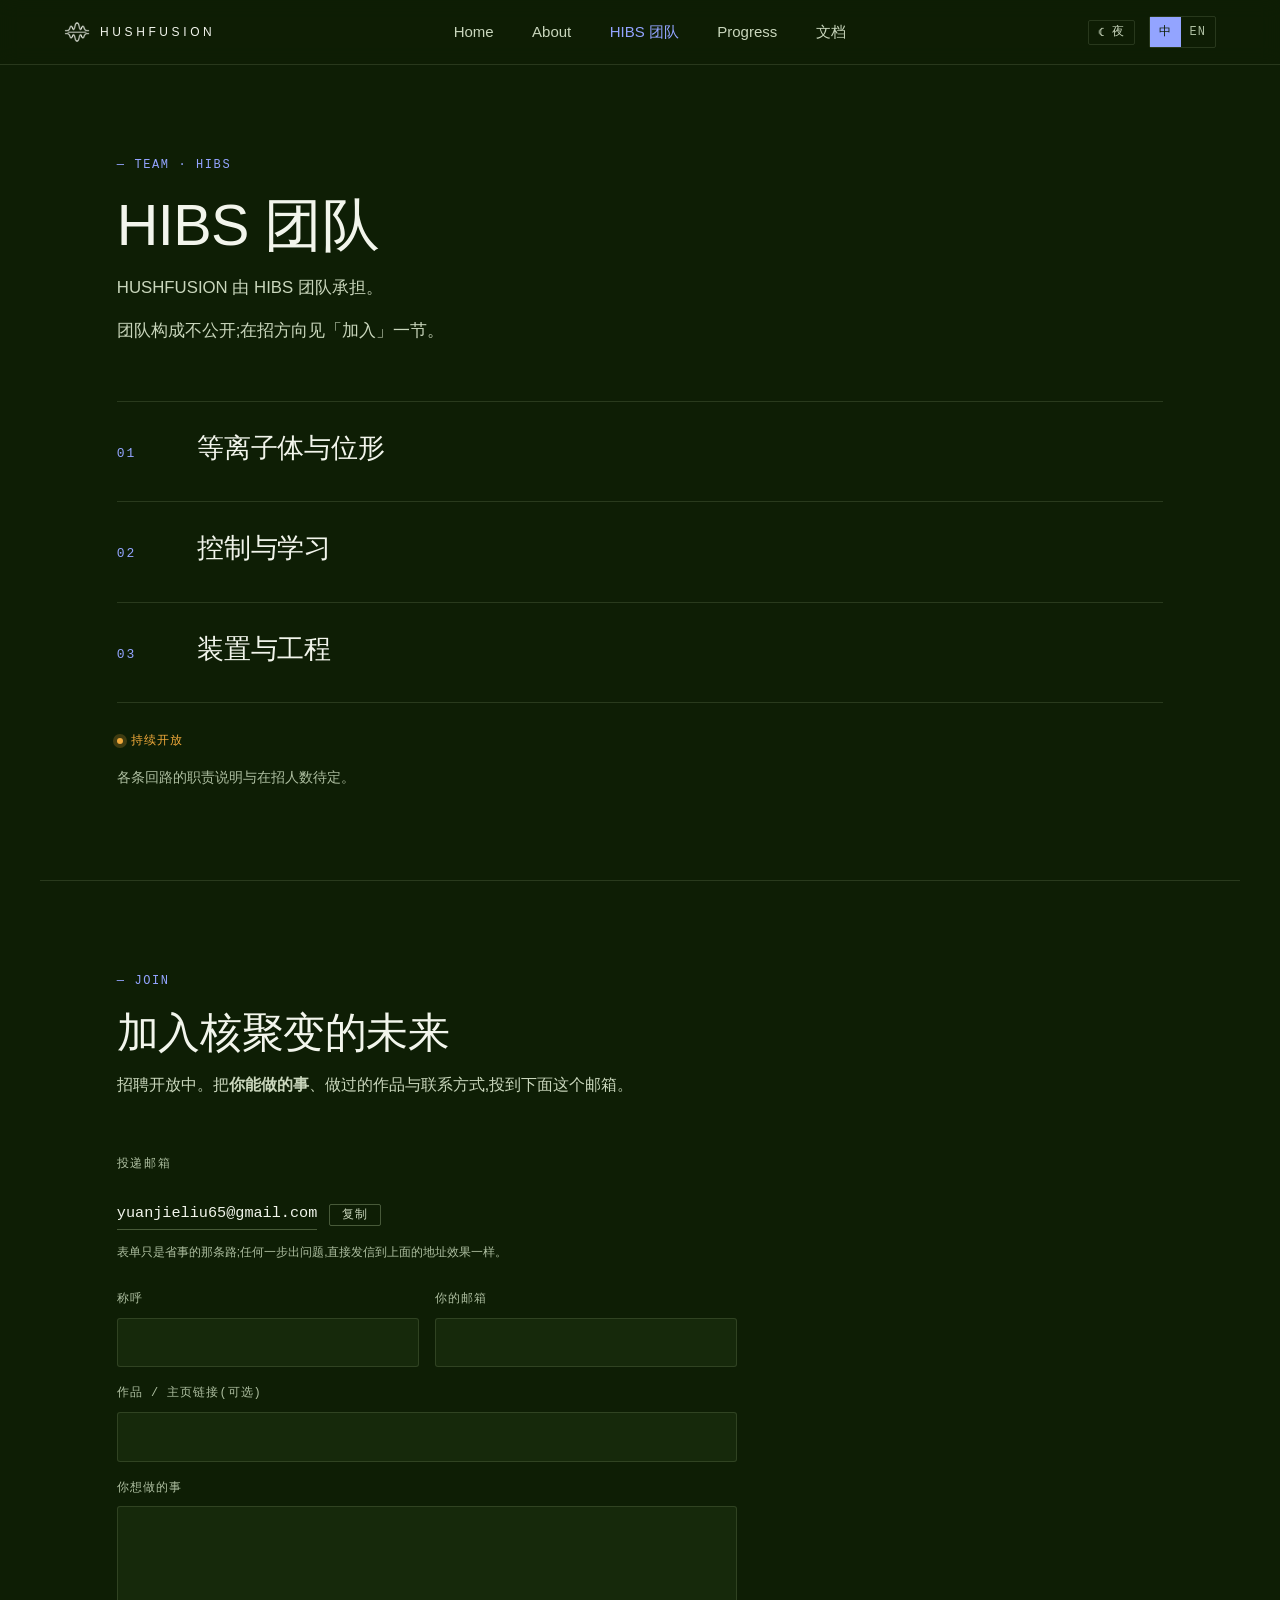
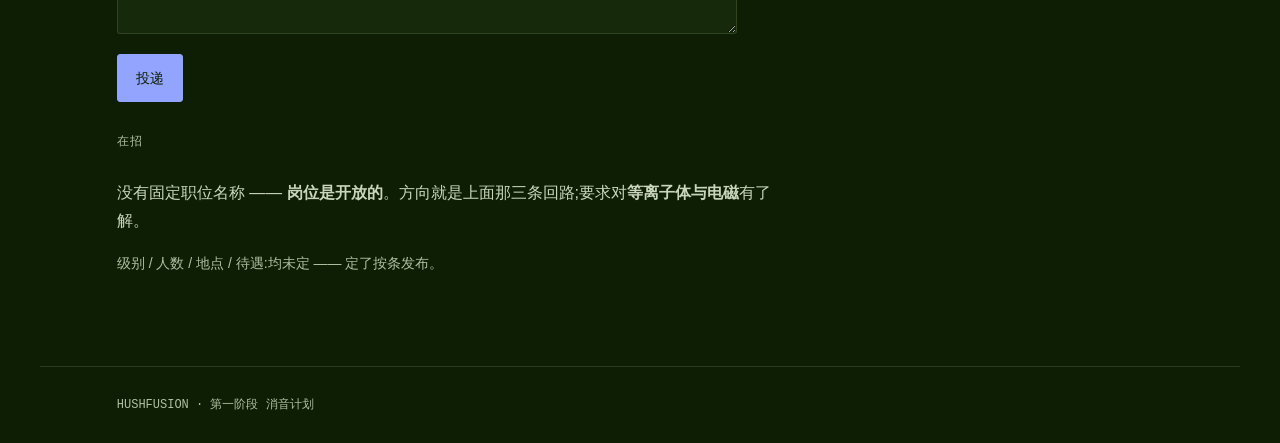
<file: hibs.html>
<!DOCTYPE html>
<html lang="zh-CN">
<head>
<meta charset="UTF-8">
<meta name="viewport" content="width=device-width, initial-scale=1">
<title>HIBS 团队 · HUSHFUSION</title>
<meta name="description" content="HUSHFUSION 由 HIBS 团队承担:四条回路、协作方式与加入方式。">
<link rel="icon" href="icons/favicon-32.png" sizes="32x32" data-icon="favicon">
<link rel="apple-touch-icon" href="icons/apple-touch-icon.png" data-icon="apple">
<meta name="theme-color" content="#0E1E05" id="theme-color">
<script>/* 主题先定再上色:避免加载瞬间闪另一种主题(默认夜,显式选过就按存的来) */try{if(localStorage.getItem('hushfusion-theme')==='light')document.documentElement.setAttribute('data-theme','light');}catch(e){}</script>
<link rel="stylesheet" href="style.css?v=19">
</head>
<body>

<!-- ◆ 顶栏 -->
<div class="topnav">
  <header class="masthead">
    <a class="brand" href="index.html" aria-label="HUSHFUSION 首页">
      <span class="brand-mark" aria-hidden="true"></span>
      <span class="brand-word">HUSHFUSION</span>
    </a>
    <nav class="mast-links" aria-label="主导航">
      <a href="index.html">Home</a>
      <a href="about.html">About</a>
      <a href="hibs.html" data-zh="HIBS 团队" data-en="HIBS Team">HIBS 团队</a>
      <a href="progress.html">Progress</a>
      <a href="docs.html" data-zh="文档" data-en="Docs">文档</a>
    </nav>
    <div class="mast-meta">
      <button class="nav-toggle" aria-expanded="false" aria-label="打开导航">≡</button>
      <button class="theme-toggle" type="button" data-theme-toggle aria-label="切换到白天模式">
        <span class="theme-glyph" aria-hidden="true">☾</span><span class="theme-word" data-zh="夜" data-en="Night">夜</span>
      </button>
      <div class="lang-toggle">
        <button data-lang-btn="zh" class="is-active" aria-label="中文">中</button>
        <button data-lang-btn="en" aria-label="English">EN</button>
      </div>
    </div>
  </header>
</div>

<main>

  <!-- ◆ 序厅:团队 -->
  <section class="band" id="team">
    <div class="section-head reveal">
      <p class="kicker">— Team · HIBS</p>
      <h1 class="display" data-zh="HIBS 团队" data-en="The HIBS Team">HIBS 团队</h1>
      <p class="lede"
         data-zh="HUSHFUSION 由 HIBS 团队承担。"
         data-en="HUSHFUSION is run by the HIBS team.">HUSHFUSION 由 HIBS 团队承担。</p>
      <p class="lede" style="margin-top:14px"
         data-zh="团队构成不公开;在招方向见「加入」一节。"
         data-en="Team composition is not disclosed; the open directions are in the Join section.">团队构成不公开;在招方向见「加入」一节。</p>
    </div>

    <ol class="cap-list reveal">
      <li><span class="cap-no">01</span><div class="cap-body"><h3>等离子体与位形</h3></div></li>
      <li><span class="cap-no">02</span><div class="cap-body"><h3>控制与学习</h3></div></li>
      <li><span class="cap-no">03</span><div class="cap-body"><h3>装置与工程</h3></div></li>
    </ol>
    <p style="margin-top:22px"><span class="status">持续开放</span></p>
    <p style="color:var(--ink-3);font-size:.875rem;margin-top:14px">
      各条回路的职责说明与在招人数待定。
    </p>
  </section>

  <!-- ◆ 加入 -->
  <section class="band" id="join">
    <div class="section-head reveal">
      <p class="kicker">— Join</p>
      <h2 class="section-title" data-zh="加入核聚变的未来" data-en="Join the future of fusion">加入核聚变的未来</h2>
      <p class="section-lede" data-html="1"
         data-zh="招聘开放中。把&lt;strong&gt;你能做的事&lt;/strong&gt;、做过的作品与联系方式,投到下面这个邮箱。"
         data-en="Recruitment is open. Send &lt;strong&gt;what you can do&lt;/strong&gt;, the work you have done, and how to reach you, to the address below.">招聘开放中。把<strong>你能做的事</strong>、做过的作品与联系方式,投到下面这个邮箱。</p>
    </div>

    <div class="apply reveal">
      <p class="kicker kicker--muted" data-zh="投递邮箱" data-en="Submit to">投递邮箱</p>
      <p class="apply-mail">
        <a class="apply-mail-addr" id="apply-mail" href="mailto:yuanjieliu65@gmail.com" data-apply-email>yuanjieliu65@gmail.com</a>
        <button class="copy" type="button" data-copy="apply-mail" data-zh="复制" data-en="Copy">复制</button>
      </p>
      <p class="apply-fallback-note"
         data-zh="表单只是省事的那条路;任何一步出问题,直接发信到上面的地址效果一样。"
         data-en="The form is only the convenient path — if anything goes wrong, emailing the address above works just as well.">表单只是省事的那条路;任何一步出问题,直接发信到上面的地址效果一样。</p>

      <form class="apply-form" id="apply-form" data-apply-form novalidate>
        <div class="apply-row">
          <div class="apply-field">
            <label for="apply-name" data-zh="称呼" data-en="Name">称呼</label>
            <input id="apply-name" name="name" type="text" maxlength="80" autocomplete="name" required>
          </div>
          <div class="apply-field">
            <label for="apply-email" data-zh="你的邮箱" data-en="Your email">你的邮箱</label>
            <input id="apply-email" name="email" type="email" maxlength="160" autocomplete="email" required>
          </div>
        </div>
        <div class="apply-field">
          <label for="apply-links" data-zh="作品 / 主页链接(可选)" data-en="Work or profile links (optional)">作品 / 主页链接(可选)</label>
          <input id="apply-links" name="links" type="text" maxlength="500" autocomplete="url">
        </div>
        <div class="apply-field">
          <label for="apply-message" data-zh="你想做的事" data-en="What you want to work on">你想做的事</label>
          <textarea id="apply-message" name="message" maxlength="4000" required></textarea>
        </div>
        <input class="apply-hp" id="apply-company" name="company" type="text" tabindex="-1" autocomplete="off" aria-hidden="true">
        <div class="apply-actions">
          <button class="quiet-cta quiet-cta--solid" type="submit" id="apply-submit" data-zh="投递" data-en="Submit">投递</button>
          <a class="quiet-cta" id="apply-mailto" href="mailto:yuanjieliu65@gmail.com" hidden
             data-zh="用邮件客户端发送" data-en="Send with your mail app">用邮件客户端发送</a>
          <p class="apply-status" id="apply-status" role="status" aria-live="polite"></p>
        </div>
      </form>
    </div>

    <div class="reveal" style="margin-top:30px;max-width:42em">
      <p class="kicker kicker--muted" data-zh="在招" data-en="Open roles">在招</p>
      <p style="color:var(--ink-2);font-size:1.02rem"
         data-zh="没有固定职位名称 —— &lt;strong&gt;岗位是开放的&lt;/strong&gt;。方向就是上面那三条回路;要求对&lt;strong&gt;等离子体与电磁&lt;/strong&gt;有了解。"
         data-en="There are no fixed job titles — &lt;strong&gt;the roles are open&lt;/strong&gt;. The directions are the three tracks listed above; what we look for is a working understanding of &lt;strong&gt;plasma and electromagnetics&lt;/strong&gt;."
         data-html="1">没有固定职位名称 —— <strong>岗位是开放的</strong>。方向就是上面那三条回路;要求对<strong>等离子体与电磁</strong>有了解。</p>
    </div>

    <p class="reveal" style="margin-top:18px;color:var(--ink-3);font-size:.875rem"
       data-zh="级别 / 人数 / 地点 / 待遇:均未定 —— 定了按条发布。" data-en="Level, headcount, location and compensation: all undecided — they will be posted as entries once they are.">级别 / 人数 / 地点 / 待遇:均未定 —— 定了按条发布。</p>
  </section>

</main>

<footer class="foot">
  <span>HUSHFUSION · 第一阶段 消音计划</span>
</footer>

<script src="app.js?v=19" defer></script>
</body>
</html>
</file>
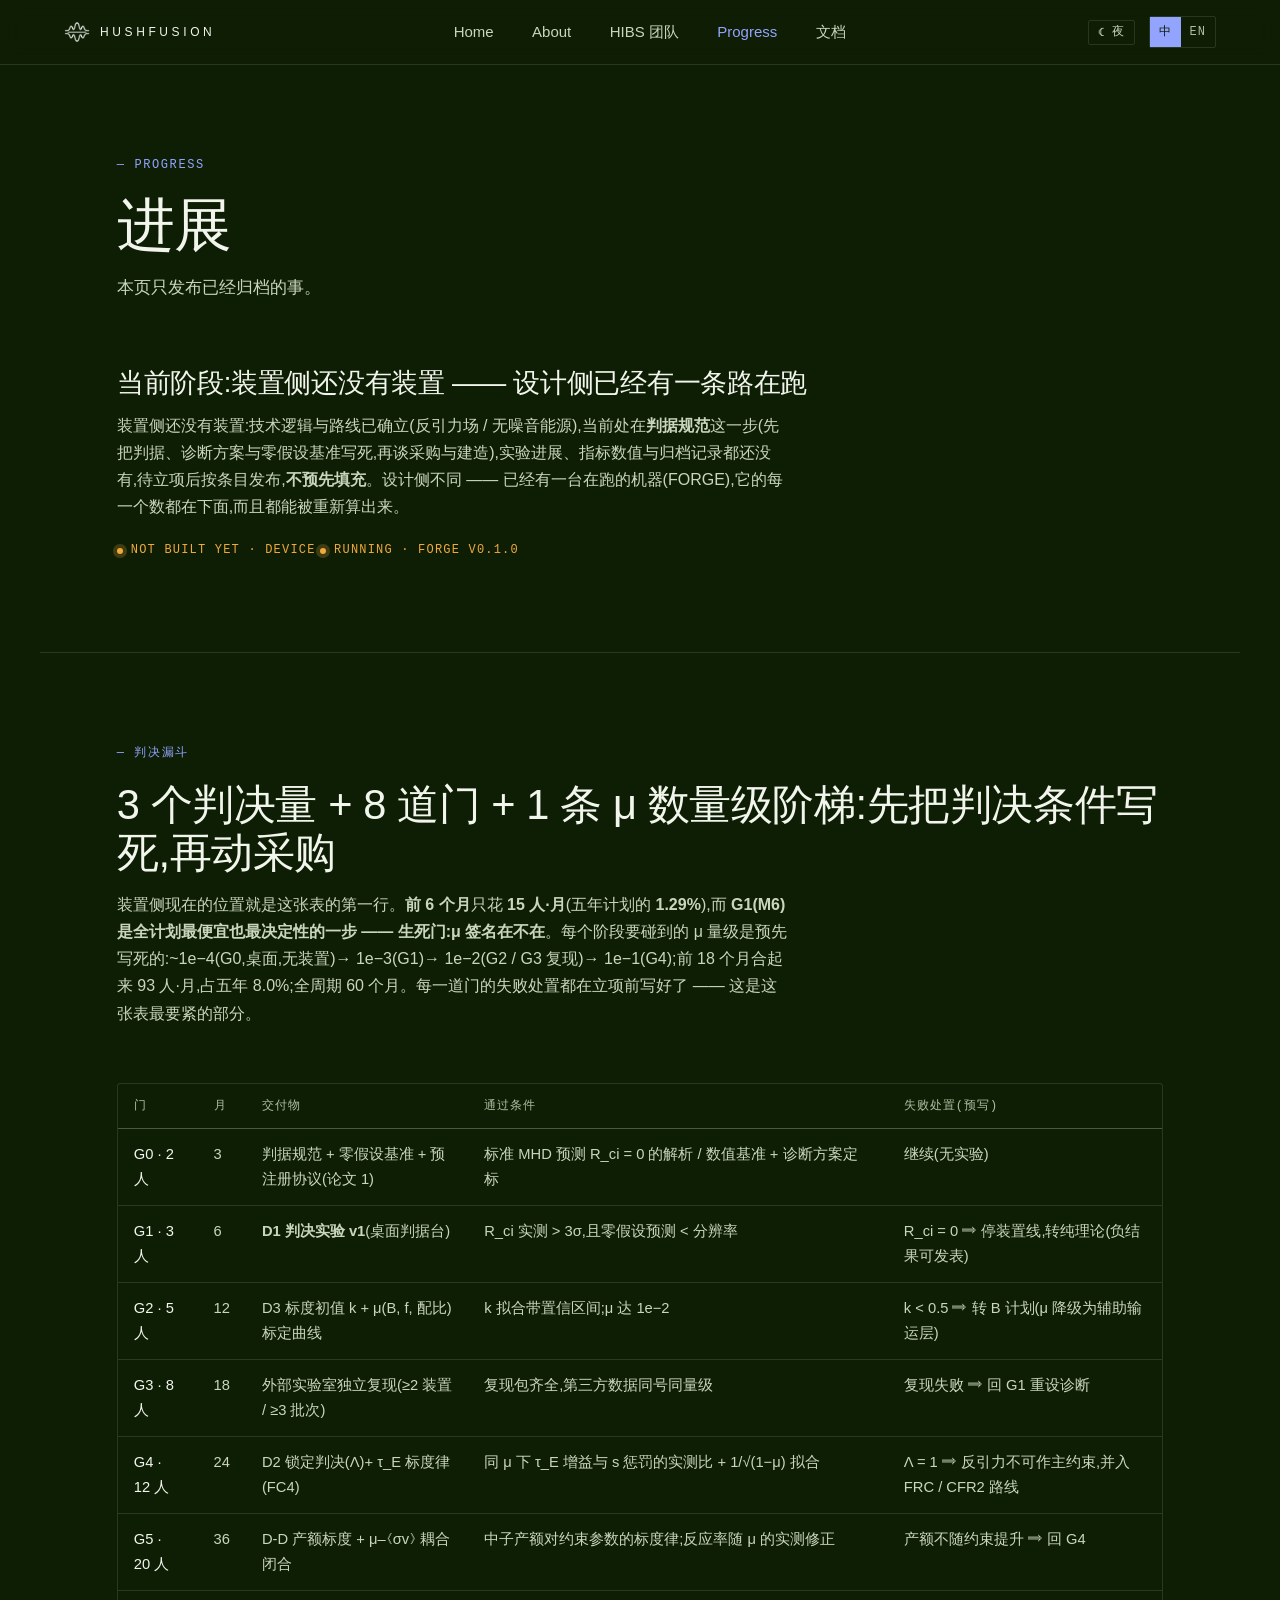
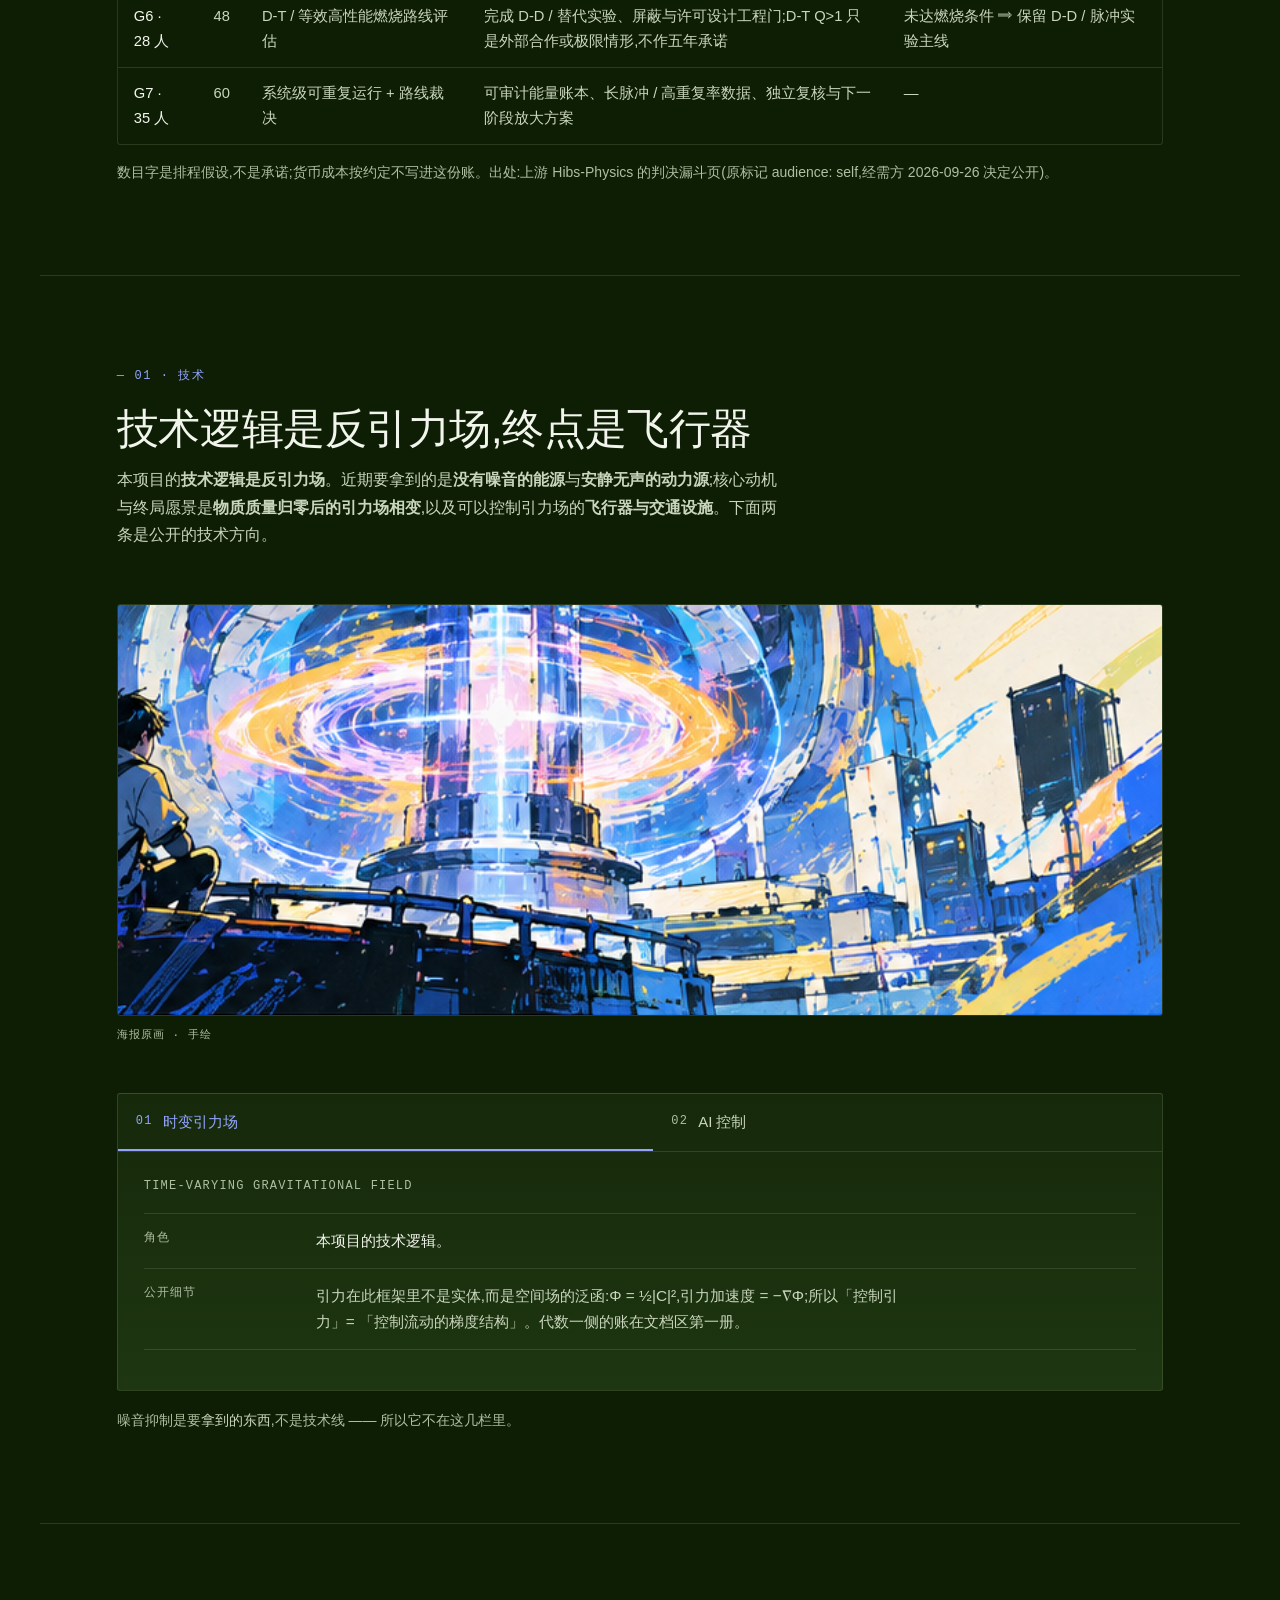
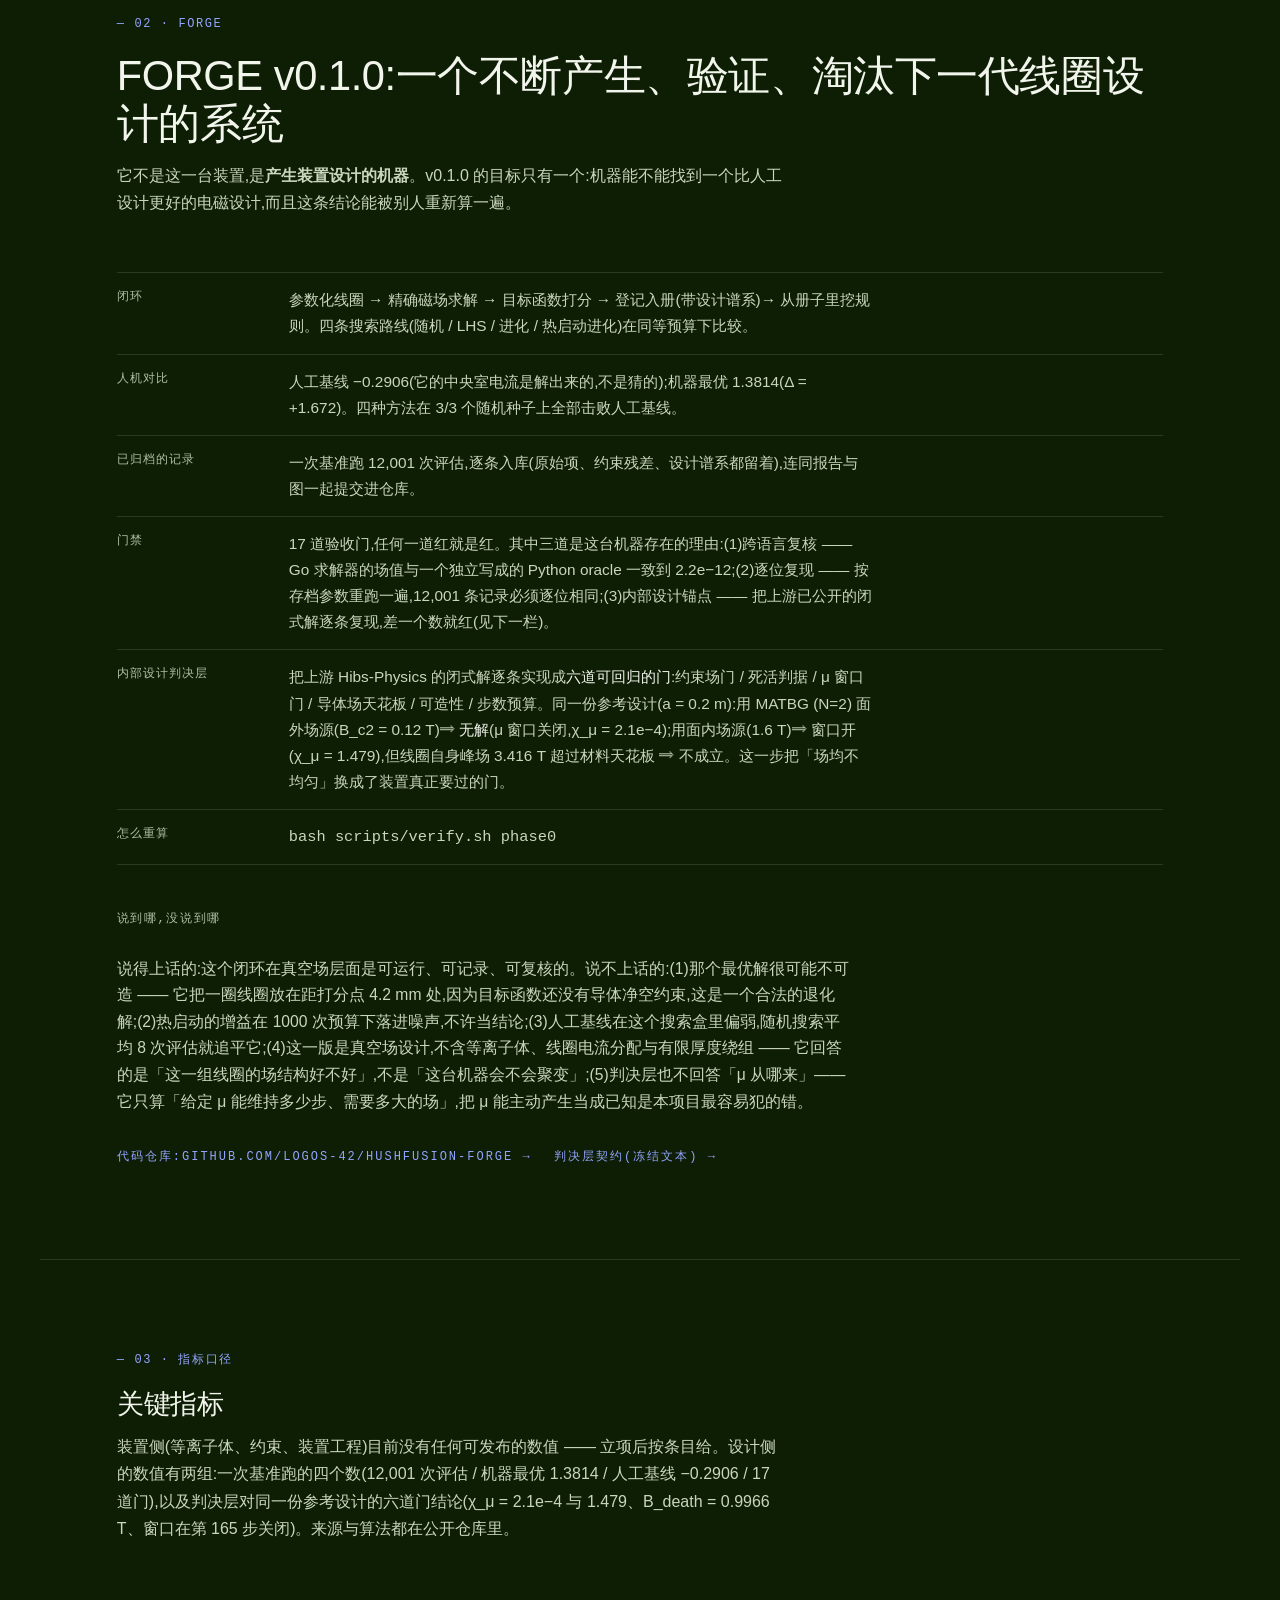
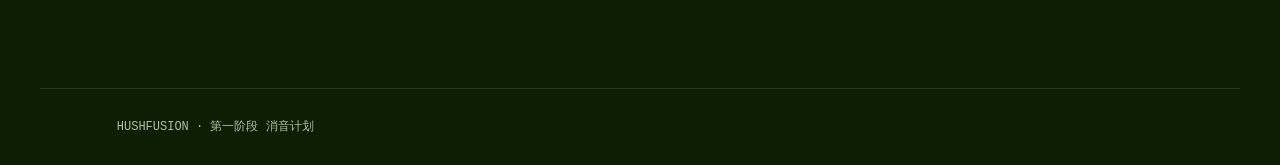
<file: progress.html>
<!DOCTYPE html>
<html lang="zh-CN">
<head>
<meta charset="UTF-8">
<meta name="viewport" content="width=device-width, initial-scale=1">
<title>进展与技术 · HUSHFUSION</title>
<meta name="description" content="HUSHFUSION 的进展与技术口径:技术逻辑是反引力场,核心动机是可以控制引力场的飞行器与交通设施;设计侧已有一个可运行的系统 FORGE v0.1.0。">
<link rel="icon" href="icons/favicon-32.png" sizes="32x32" data-icon="favicon">
<link rel="apple-touch-icon" href="icons/apple-touch-icon.png" data-icon="apple">
<meta name="theme-color" content="#0E1E05" id="theme-color">
<script>/* 主题先定再上色:避免加载瞬间闪另一种主题(默认夜,显式选过就按存的来) */try{if(localStorage.getItem('hushfusion-theme')==='light')document.documentElement.setAttribute('data-theme','light');}catch(e){}</script>
<link rel="stylesheet" href="style.css?v=19">
</head>
<body>

<!-- ◆ 顶栏 -->
<div class="topnav">
  <header class="masthead">
    <a class="brand" href="index.html" aria-label="HUSHFUSION 首页">
      <span class="brand-mark" aria-hidden="true"></span>
      <span class="brand-word">HUSHFUSION</span>
    </a>
    <nav class="mast-links" aria-label="主导航">
      <a href="index.html">Home</a>
      <a href="about.html">About</a>
      <a href="hibs.html" data-zh="HIBS 团队" data-en="HIBS Team">HIBS 团队</a>
      <a href="progress.html">Progress</a>
      <a href="docs.html" data-zh="文档" data-en="Docs">文档</a>
    </nav>
    <div class="mast-meta">
      <button class="nav-toggle" aria-expanded="false" aria-label="打开导航">≡</button>
      <button class="theme-toggle" type="button" data-theme-toggle aria-label="切换到白天模式">
        <span class="theme-glyph" aria-hidden="true">☾</span><span class="theme-word" data-zh="夜" data-en="Night">夜</span>
      </button>
      <div class="lang-toggle">
        <button data-lang-btn="zh" class="is-active" aria-label="中文">中</button>
        <button data-lang-btn="en" aria-label="English">EN</button>
      </div>
    </div>
  </header>
</div>

<main>

  <!-- ◆ 序厅:进展 -->
  <section class="band" id="progress">
    <div class="section-head reveal">
      <p class="kicker">— Progress</p>
      <h1 class="display" data-zh="进展" data-en="Progress">进展</h1>
      <p class="lede"
         data-zh="本页只发布已经归档的事。"
         data-en="This page only publishes what has been archived.">本页只发布已经归档的事。</p>
    </div>

    <div class="section-head reveal" style="margin-top:clamp(36px,5vw,64px);margin-bottom:14px">
      <h2 class="section-title" style="font-size:clamp(1.25rem,2.2vw,1.7rem)"
          data-zh="当前阶段:装置侧还没有装置 —— 设计侧已经有一条路在跑" data-en="Current stage: no device yet — a path on the design side already runs">当前阶段:装置侧还没有装置 —— 设计侧已经有一条路在跑</h2>
      <p class="section-lede" data-html="1"
         data-zh="&lt;strong&gt;装置&lt;/strong&gt;侧还没有装置:技术逻辑与路线已确立(反引力场 / 无噪音能源),当前处在&lt;strong&gt;判据规范&lt;/strong&gt;这一步(先把判据、诊断方案与零假设基准写死,再谈采购与建造),实验进展、指标数值与归档记录都还没有,待立项后按条目发布,&lt;strong&gt;不预先填充&lt;/strong&gt;。&lt;strong&gt;设计侧&lt;/strong&gt;不同 —— 已经有一台在跑的机器(FORGE),它的每一个数都在下面,而且都能被重新算出来。"
         data-en="On the &lt;strong&gt;device&lt;/strong&gt; side there is no device yet: the technical logic and route are settled (anti-gravity field / energy without noise), and the project sits at the &lt;strong&gt;criteria-specification&lt;/strong&gt; step (fix the criteria, the diagnostic plan and the null-hypothesis baseline before talking procurement or construction); experimental progress, metric values and archives do not exist yet and will be published entry by entry once the project starts — &lt;strong&gt;not pre-filled&lt;/strong&gt;. The &lt;strong&gt;design side&lt;/strong&gt; is different: there is already a machine that runs (FORGE), and every number of it is below — each one recomputable.">装置侧还没有装置:技术逻辑与路线已确立(反引力场 / 无噪音能源),当前处在<strong>判据规范</strong>这一步(先把判据、诊断方案与零假设基准写死,再谈采购与建造),实验进展、指标数值与归档记录都还没有,待立项后按条目发布,<strong>不预先填充</strong>。设计侧不同 —— 已经有一台在跑的机器(FORGE),它的每一个数都在下面,而且都能被重新算出来。</p>
    </div>
    <p><span class="status">Not built yet · device</span> <span class="status">Running · FORGE v0.1.0</span></p>
  </section>

  <!-- ◆ 判决漏斗:装置侧唯一已经写死的东西不是参数,是判据 -->
  <section class="band" id="funnel">
    <div class="section-head reveal">
      <p class="kicker" data-zh="— 判决漏斗" data-en="— Verdict funnel">— 判决漏斗</p>
      <h2 class="section-title" data-html="1" data-zh="&lt;strong&gt;3 个判决量 + 8 道门 + 1 条 μ 数量级阶梯&lt;/strong&gt;:先把判决条件写死,再动采购" data-en="&lt;strong&gt;3 verdict quantities + 8 gates + 1 μ order-of-magnitude ladder&lt;/strong&gt;: fix the verdict conditions first, buy things later">3 个判决量 + 8 道门 + 1 条 μ 数量级阶梯:先把判决条件写死,再动采购</h2>
      <p class="section-lede" data-html="1"
         data-zh="装置侧现在的位置就是这张表的第一行。&lt;strong&gt;前 6 个月&lt;/strong&gt;只花 &lt;strong&gt;15 人·月&lt;/strong&gt;(五年计划的 &lt;strong&gt;1.29%&lt;/strong&gt;),而 &lt;strong&gt;G1(M6)是全计划最便宜也最决定性的一步 —— 生死门:μ 签名在不在&lt;/strong&gt;。每个阶段要碰到的 μ 量级是预先写死的:~1e−4(G0,桌面,无装置)→ 1e−3(G1)→ 1e−2(G2 / G3 复现)→ 1e−1(G4);前 18 个月合起来 93 人·月,占五年 8.0%;全周期 60 个月。每一道门的失败处置都在立项前写好了 —— 这是这张表最要紧的部分。"
         data-en="The device side currently sits on the first row of this table. The &lt;strong&gt;first six months&lt;/strong&gt; cost &lt;strong&gt;15 person-months&lt;/strong&gt; (1.29% of the five-year plan), and &lt;strong&gt;G1 (M6) is the cheapest and most decisive step in the whole plan — the life-or-death gate: is there a μ signature or not&lt;/strong&gt;. The order of magnitude each stage has to reach is fixed in advance: ~1e−4 (G0, bench, no device) → 1e−3 (G1) → 1e−2 (G2 / G3 reproduction) → 1e−1 (G4); the first 18 months together are 93 person-months, 8.0% of the five years; the full cycle is 60 months. Every gate has its failure handling written before the project starts — the most important part of this table.">装置侧现在的位置就是这张表的第一行。<strong>前 6 个月</strong>只花 <strong>15 人·月</strong>(五年计划的 <strong>1.29%</strong>),而 <strong>G1(M6)是全计划最便宜也最决定性的一步 —— 生死门:μ 签名在不在</strong>。每个阶段要碰到的 μ 量级是预先写死的:~1e−4(G0,桌面,无装置)→ 1e−3(G1)→ 1e−2(G2 / G3 复现)→ 1e−1(G4);前 18 个月合起来 93 人·月,占五年 8.0%;全周期 60 个月。每一道门的失败处置都在立项前写好了 —— 这是这张表最要紧的部分。</p>
    </div>

      <div class="table-wrap reveal">
        <table class="doc">
          <thead>
            <tr><th data-zh="门" data-en="Gate">门</th><th data-zh="月" data-en="Month">月</th><th data-zh="交付物" data-en="Deliverable">交付物</th><th data-zh="通过条件" data-en="Pass condition">通过条件</th><th data-zh="失败处置(预写)" data-en="Pre-written failure handling">失败处置(预写)</th></tr>
          </thead>
          <tbody>
                <tr><td data-zh="G0 · 2 人" data-en="G0 · 2 people">G0 · 2 人</td><td data-zh="3" data-en="3">3</td><td data-zh="判据规范 + 零假设基准 + 预注册协议(论文 1)" data-en="Criteria spec + null-hypothesis baseline + pre-registration protocol (paper 1)">判据规范 + 零假设基准 + 预注册协议(论文 1)</td><td data-zh="标准 MHD 预测 R_ci = 0 的解析 / 数值基准 + 诊断方案定标" data-en="Analytic and numerical benchmarks for the standard-MHD prediction R_ci = 0, plus diagnostics calibrated">标准 MHD 预测 R_ci = 0 的解析 / 数值基准 + 诊断方案定标</td><td data-zh="继续(无实验)" data-en="Continue (no experiment)">继续(无实验)</td></tr>
                <tr><td data-zh="G1 · 3 人" data-en="G1 · 3 people">G1 · 3 人</td><td data-zh="6" data-en="6">6</td><td data-zh="<strong>D1 判决实验 v1</strong>(桌面判据台)" data-en="<strong>D1 verdict experiment v1</strong> (bench-top criteria rig)"><strong>D1 判决实验 v1</strong>(桌面判据台)</td><td data-zh="R_ci 实测 &gt; 3σ,且零假设预测 &lt; 分辨率" data-en="Measured R_ci &gt; 3σ, with the null-hypothesis prediction &lt; resolution">R_ci 实测 &gt; 3σ,且零假设预测 &lt; 分辨率</td><td data-zh="R_ci = 0 ⟹ 停装置线,转纯理论(负结果可发表)" data-en="R_ci = 0 ⟹ halt the device line, go pure theory (a negative result is publishable)">R_ci = 0 ⟹ 停装置线,转纯理论(负结果可发表)</td></tr>
                <tr><td data-zh="G2 · 5 人" data-en="G2 · 5 people">G2 · 5 人</td><td data-zh="12" data-en="12">12</td><td data-zh="D3 标度初值 k + μ(B, f, 配比)标定曲线" data-en="D3 scaling seed k + a calibration curve for μ(B, f, mix)">D3 标度初值 k + μ(B, f, 配比)标定曲线</td><td data-zh="k 拟合带置信区间;μ 达 1e−2" data-en="k fitted with a confidence interval; μ reaching 1e−2">k 拟合带置信区间;μ 达 1e−2</td><td data-zh="k &lt; 0.5 ⟹ 转 B 计划(μ 降级为辅助输运层)" data-en="k &lt; 0.5 ⟹ switch to plan B (μ demoted to an auxiliary transport layer)">k &lt; 0.5 ⟹ 转 B 计划(μ 降级为辅助输运层)</td></tr>
                <tr><td data-zh="G3 · 8 人" data-en="G3 · 8 people">G3 · 8 人</td><td data-zh="18" data-en="18">18</td><td data-zh="外部实验室独立复现(≥2 装置 / ≥3 批次)" data-en="Independent reproduction in external labs (≥2 rigs / ≥3 batches)">外部实验室独立复现(≥2 装置 / ≥3 批次)</td><td data-zh="复现包齐全,第三方数据同号同量级" data-en="Reproduction package complete; third-party data same sign, same order of magnitude">复现包齐全,第三方数据同号同量级</td><td data-zh="复现失败 ⟹ 回 G1 重设诊断" data-en="Reproduction fails ⟹ return to G1 and re-spec the diagnostics">复现失败 ⟹ 回 G1 重设诊断</td></tr>
                <tr><td data-zh="G4 · 12 人" data-en="G4 · 12 people">G4 · 12 人</td><td data-zh="24" data-en="24">24</td><td data-zh="D2 锁定判决(Λ)+ τ_E 标度律(FC4)" data-en="D2 locking verdict (Λ) + the τ_E scaling law (FC4)">D2 锁定判决(Λ)+ τ_E 标度律(FC4)</td><td data-zh="同 μ 下 τ_E 增益与 s 惩罚的实测比 + 1/√(1−μ) 拟合" data-en="Measured ratio of τ_E gain to s penalty at equal μ, plus a 1/√(1−μ) fit">同 μ 下 τ_E 增益与 s 惩罚的实测比 + 1/√(1−μ) 拟合</td><td data-zh="Λ = 1 ⟹ 反引力不可作主约束,并入 FRC / CFR2 路线" data-en="Λ = 1 ⟹ anti-gravity cannot be the primary constraint; merge into FRC / CFR2">Λ = 1 ⟹ 反引力不可作主约束,并入 FRC / CFR2 路线</td></tr>
                <tr><td data-zh="G5 · 20 人" data-en="G5 · 20 people">G5 · 20 人</td><td data-zh="36" data-en="36">36</td><td data-zh="D-D 产额标度 + μ–⟨σv⟩ 耦合闭合" data-en="D-D yield scaling + closing the μ–⟨σv⟩ coupling">D-D 产额标度 + μ–⟨σv⟩ 耦合闭合</td><td data-zh="中子产额对约束参数的标度律;反应率随 μ 的实测修正" data-en="A scaling law of neutron yield against confinement parameters; measured correction of reactivity with μ">中子产额对约束参数的标度律;反应率随 μ 的实测修正</td><td data-zh="产额不随约束提升 ⟹ 回 G4" data-en="Yield does not rise with confinement ⟹ return to G4">产额不随约束提升 ⟹ 回 G4</td></tr>
                <tr><td data-zh="G6 · 28 人" data-en="G6 · 28 people">G6 · 28 人</td><td data-zh="48" data-en="48">48</td><td data-zh="D-T / 等效高性能燃烧路线评估" data-en="D-T / equivalent high-performance burn route assessment">D-T / 等效高性能燃烧路线评估</td><td data-zh="完成 D-D / 替代实验、屏蔽与许可设计工程门;D-T Q&gt;1 只是外部合作或极限情形,不作五年承诺" data-en="Close the D-D / alternative experiments, shielding and licensing engineering gates; D-T Q&gt;1 is only an external-collaboration or limiting case, never a five-year promise">完成 D-D / 替代实验、屏蔽与许可设计工程门;D-T Q&gt;1 只是外部合作或极限情形,不作五年承诺</td><td data-zh="未达燃烧条件 ⟹ 保留 D-D / 脉冲实验主线" data-en="Burn conditions not reached ⟹ keep the D-D / pulsed experiment main line">未达燃烧条件 ⟹ 保留 D-D / 脉冲实验主线</td></tr>
                <tr><td data-zh="G7 · 35 人" data-en="G7 · 35 people">G7 · 35 人</td><td data-zh="60" data-en="60">60</td><td data-zh="系统级可重复运行 + 路线裁决" data-en="System-level repeatable operation + route arbitration">系统级可重复运行 + 路线裁决</td><td data-zh="可审计能量账本、长脉冲 / 高重复率数据、独立复核与下一阶段放大方案" data-en="An auditable energy ledger, long-pulse / high-repetition data, independent review and a next-stage scale-up plan">可审计能量账本、长脉冲 / 高重复率数据、独立复核与下一阶段放大方案</td><td data-zh="—" data-en="—">—</td></tr>
          </tbody>
        </table>
      </div>
    <p style="color:var(--ink-3);font-size:.875rem;margin-top:16px" data-zh="数目字是排程假设,不是承诺;货币成本按约定不写进这份账。出处:上游 Hibs-Physics 的判决漏斗页(原标记 audience: self,经需方 2026-09-26 决定公开)。" data-en="The numbers are scheduling assumptions, not promises; monetary cost is by convention kept out of this ledger. Source: the verdict-funnel page in the upstream Hibs-Physics repository (originally marked audience: self, released by the owner on 2026-09-26).">数目字是排程假设,不是承诺;货币成本按约定不写进这份账。出处:上游 Hibs-Physics 的判决漏斗页(原标记 audience: self,经需方 2026-09-26 决定公开)。</p>
  </section>

  <!-- ◆ 技术(原 technology.html 已并入本节) -->
  <section class="band" id="tech">
    <div class="section-head reveal">
      <p class="kicker">— 01 · 技术</p>
      <h2 class="section-title" data-zh="技术逻辑是反引力场,终点是飞行器" data-en="The technical logic is an anti-gravity field; the endpoint is flight">技术逻辑是反引力场,终点是飞行器</h2>
      <p class="section-lede" data-zh="本项目的&lt;strong&gt;技术逻辑是反引力场&lt;/strong&gt;。近期要拿到的是&lt;strong&gt;没有噪音的能源&lt;/strong&gt;与&lt;strong&gt;安静无声的动力源&lt;/strong&gt;;核心动机与终局愿景是&lt;strong&gt;物质质量归零后的引力场相变&lt;/strong&gt;,以及可以控制引力场的&lt;strong&gt;飞行器与交通设施&lt;/strong&gt;。下面两条是公开的技术方向。" data-en="The &lt;strong&gt;technical logic of this project is an anti-gravity field&lt;/strong&gt;. The near-term outputs are &lt;strong&gt;energy without noise&lt;/strong&gt; and a &lt;strong&gt;silent power source&lt;/strong&gt;; the core motive and the endgame are &lt;strong&gt;the gravitational phase transition that follows mass going to zero&lt;/strong&gt;, and the &lt;strong&gt;flight vehicles and transport infrastructure&lt;/strong&gt; built on a controlled gravitational field. Two directions are public so far." data-html="1">本项目的<strong>技术逻辑是反引力场</strong>。近期要拿到的是<strong>没有噪音的能源</strong>与<strong>安静无声的动力源</strong>;核心动机与终局愿景是<strong>物质质量归零后的引力场相变</strong>,以及可以控制引力场的<strong>飞行器与交通设施</strong>。下面两条是公开的技术方向。</p>
    </div>

    <figure class="reveal" style="margin:0 0 clamp(28px,4vw,48px)">
      <img src="assets/hero/art-tokamak-wide.png"
           alt="宽幅手绘画面:反应堆与屋顶上的观测者,无文字覆盖"
           style="width:100%;height:auto;border:1px solid var(--hairline);border-radius:3px">
      <figcaption style="font-family:var(--mono);font-size:11px;letter-spacing:1px;color:var(--ink-3);margin-top:10px">
        海报原画 · 手绘</figcaption>
    </figure>

    <div class="tabs-box reveal" data-tabs>
      <div class="tabs" role="tablist" aria-label="技术线">
        <button class="tab is-active" role="tab" aria-selected="true" data-pane="gravity">
          <b class="tab-no">01</b>时变引力场</button>
        <button class="tab" role="tab" aria-selected="false" data-pane="ai">
          <b class="tab-no">02</b>AI 控制</button>
      </div>
      <div class="pane is-active" data-pane="gravity" role="tabpanel">
        <p class="pane-tag">Time-Varying Gravitational Field</p>
        <dl class="spec-list">
          <div><dt>角色</dt><dd><strong>本项目的技术逻辑。</strong></dd></div>
          <div><dt>公开细节</dt><dd data-zh="引力在此框架里不是实体,而是空间场的泛函:Φ = ½|C|²,引力加速度 = −∇Φ;所以「控制引力」= 「控制流动的梯度结构」。代数一侧的账在文档区第一册。" data-en="In this framework gravity is not a substance but a functional of the space field: Φ = ½|C|², with gravitational acceleration = −∇Φ; so controlling gravity means controlling the gradient structure of the flow. The algebraic ledger is the first document in the docs section.">引力在此框架里不是实体,而是空间场的泛函:Φ = ½|C|²,引力加速度 = −∇Φ;所以「控制引力」= 「控制流动的梯度结构」。代数一侧的账在文档区第一册。</dd></div>
        </dl>
      </div>
      <div class="pane" data-pane="ai" role="tabpanel">
        <p class="pane-tag">AI Control</p>
        <dl class="spec-list">
          <div><dt>角色</dt><dd data-zh="项目海报上列出的方向之一:电磁场持续学习的 AI 系统。" data-en="One of the directions written on the project poster: an AI system that keeps learning the electromagnetic field.">项目海报上列出的方向之一:电磁场持续学习的 AI 系统。</dd></div>
          <div><dt>公开细节</dt><dd data-zh="已经有一台在跑 —— &lt;strong&gt;FORGE&lt;/strong&gt;,见下一节。它不训练等离子体,而是先替装置把「线圈怎么摆」这件事搜出来。" data-en="One already runs — &lt;strong&gt;FORGE&lt;/strong&gt;, in the next section. It does not train plasma; it searches out where the coils should go." data-html="1">已经有一台在跑 —— <strong>FORGE</strong>,见下一节。它不训练等离子体,而是先替装置把「线圈怎么摆」这件事搜出来。</dd></div>
        </dl>
      </div>
    </div>
    <p style="color:var(--ink-3);font-size:.875rem;margin-top:18px">
      噪音抑制是要<strong style="color:var(--ink-2);font-weight:400">拿到的东西</strong>,不是技术线 —— 所以它不在这几栏里。
    </p>
  </section>

  <!-- ◆ FORGE:设计侧唯一的实测数字 -->
  <section class="band" id="forge">
    <div class="section-head reveal">
      <p class="kicker">— 02 · FORGE</p>
      <h2 class="section-title" data-zh="FORGE v0.1.0:一个不断产生、验证、淘汰下一代线圈设计的系统" data-en="FORGE v0.1.0: a system that keeps producing, validating and killing the next generation of coil designs">FORGE v0.1.0:一个不断产生、验证、淘汰下一代线圈设计的系统</h2>
      <p class="section-lede" data-html="1" data-zh="它不是这一台装置,是&lt;strong&gt;产生装置设计的机器&lt;/strong&gt;。v0.1.0 的目标只有一个:机器能不能找到一个比人工设计更好的电磁设计,而且这条结论能被别人重新算一遍。"
         data-en="It is not this device; it is the &lt;strong&gt;machine that produces device designs&lt;/strong&gt;. v0.1.0 had exactly one target: can the machine find a better electromagnetic design than a competent human one, and can that claim be recomputed by somebody else.">它不是这一台装置,是<strong>产生装置设计的机器</strong>。v0.1.0 的目标只有一个:机器能不能找到一个比人工设计更好的电磁设计,而且这条结论能被别人重新算一遍。</p>
    </div>

    <dl class="spec-list reveal">
      <div><dt>闭环</dt><dd data-zh="参数化线圈 → 精确磁场求解 → 目标函数打分 → 登记入册(带设计谱系)→ 从册子里挖规则。四条搜索路线(随机 / LHS / 进化 / 热启动进化)在同等预算下比较。" data-en="Parameterised coils → exact field solve → scoring → entry into a registry with design lineage → rules mined from the registry. Four search routes (random / LHS / evolution / warm-start evolution) compared at equal budget.">参数化线圈 → 精确磁场求解 → 目标函数打分 → 登记入册(带设计谱系)→ 从册子里挖规则。四条搜索路线(随机 / LHS / 进化 / 热启动进化)在同等预算下比较。</dd></div>
      <div><dt>人机对比</dt><dd data-zh="人工基线 −0.2906(它的中央室电流是解出来的,不是猜的);机器最优 1.3814(Δ = +1.672)。四种方法在 3/3 个随机种子上全部击败人工基线。" data-en="Human baseline −0.2906 (its central-cell current is solved for, not guessed); machine best 1.3814 (Δ = +1.672). All four methods beat the human baseline on 3/3 seeds.">人工基线 −0.2906(它的中央室电流是解出来的,不是猜的);机器最优 1.3814(Δ = +1.672)。四种方法在 3/3 个随机种子上全部击败人工基线。</dd></div>
      <div><dt>已归档的记录</dt><dd data-zh="一次基准跑 12,001 次评估,逐条入库(原始项、约束残差、设计谱系都留着),连同报告与图一起提交进仓库。" data-en="One benchmark run: 12,001 evaluations, every one recorded (raw terms, constraint residuals, design lineage) and committed to the repository together with the report and figures.">一次基准跑 12,001 次评估,逐条入库(原始项、约束残差、设计谱系都留着),连同报告与图一起提交进仓库。</dd></div>
      <div><dt>门禁</dt><dd data-zh="17 道验收门,任何一道红就是红。其中三道是这台机器存在的理由:(1)跨语言复核 —— Go 求解器的场值与一个独立写成的 Python oracle 一致到 2.2e−12;(2)逐位复现 —— 按存档参数重跑一遍,12,001 条记录必须逐位相同;(3)内部设计锚点 —— 把上游已公开的闭式解逐条复现,差一个数就红(见下一栏)。" data-en="17 acceptance gates; one red is red. Three of them are why this machine exists: (1) a cross-language check — the Go solver's field values agree with an independently written Python oracle to 2.2e−12; (2) bit-exact reproduction — re-run with the archived parameters and all 12,001 records must match bit for bit; (3) internal-design anchors — every upstream closed form is reproduced one by one, and one digit off turns the gate red (next row).">17 道验收门,任何一道红就是红。其中三道是这台机器存在的理由:(1)跨语言复核 —— Go 求解器的场值与一个独立写成的 Python oracle 一致到 2.2e−12;(2)逐位复现 —— 按存档参数重跑一遍,12,001 条记录必须逐位相同;(3)内部设计锚点 —— 把上游已公开的闭式解逐条复现,差一个数就红(见下一栏)。</dd></div>
      <div><dt>内部设计判决层</dt><dd data-html="1" data-zh="把上游 Hibs-Physics 的闭式解逐条实现成&lt;strong&gt;六道可回归的门&lt;/strong&gt;:约束场门 / 死活判据 / μ 窗口门 / 导体场天花板 / 可造性 / 步数预算。同一份参考设计(a = 0.2 m):用 MATBG (N=2) 面外场源(B_c2 = 0.12 T)⟹ &lt;strong&gt;无解&lt;/strong&gt;(μ 窗口关闭,χ_μ = 2.1e−4);用面内场源(1.6 T)⟹ 窗口开(χ_μ = 1.479),但线圈自身峰场 3.416 T 超过材料天花板 ⟹ 不成立。这一步把「场均不均匀」换成了装置真正要过的门。" data-en="The upstream Hibs-Physics closed forms, implemented one by one as &lt;strong&gt;six regression-checked gates&lt;/strong&gt;: confinement field / death threshold / mu-window / conductor ceiling / buildability / step budget. Same reference design (a = 0.2 m): with the MATBG (N=2) out-of-plane source (B_c2 = 0.12 T) it is &lt;strong&gt;unsolvable&lt;/strong&gt; (mu-window closed, chi_mu = 2.1e-4); with the in-plane source (1.6 T) the window opens (chi_mu = 1.479), but the coil own peak field of 3.416 T exceeds the material ceiling, so it does not hold. This swaps field non-uniformity for the gates the device actually has to pass.">把上游 Hibs-Physics 的闭式解逐条实现成<strong>六道可回归的门</strong>:约束场门 / 死活判据 / μ 窗口门 / 导体场天花板 / 可造性 / 步数预算。同一份参考设计(a = 0.2 m):用 MATBG (N=2) 面外场源(B_c2 = 0.12 T)⟹ <strong>无解</strong>(μ 窗口关闭,χ_μ = 2.1e−4);用面内场源(1.6 T)⟹ 窗口开(χ_μ = 1.479),但线圈自身峰场 3.416 T 超过材料天花板 ⟹ 不成立。这一步把「场均不均匀」换成了装置真正要过的门。</dd></div>
      <div><dt>怎么重算</dt><dd class="mono" style="letter-spacing:0">bash scripts/verify.sh phase0</dd></div>
    </dl>

    <div class="reveal" style="margin-top:clamp(28px,4vw,44px);max-width:46em">
      <p class="kicker kicker--muted" data-zh="说到哪,没说到哪" data-en="What is claimed, what is not">说到哪,没说到哪</p>
      <p style="color:var(--ink-2);font-size:.98rem" data-html="1"
         data-zh="&lt;strong&gt;说得上话的&lt;/strong&gt;:这个闭环在真空场层面是可运行、可记录、可复核的。&lt;strong&gt;说不上话的&lt;/strong&gt;:(1)那个最优解很可能&lt;strong&gt;不可造&lt;/strong&gt; —— 它把一圈线圈放在距打分点 4.2 mm 处,因为目标函数还没有导体净空约束,这是一个合法的退化解;(2)热启动的增益在 1000 次预算下落进噪声,不许当结论;(3)人工基线在这个搜索盒里偏弱,随机搜索平均 8 次评估就追平它;(4)这一版是真空场设计,不含等离子体、线圈电流分配与有限厚度绕组 —— 它回答的是「这一组线圈的场结构好不好」,不是「这台机器会不会聚变」;(5)判决层也不回答「μ 从哪来」—— 它只算「给定 μ 能维持多少步、需要多大的场」,把 μ 能主动产生当成已知是本项目最容易犯的错。"
         data-en="&lt;strong&gt;What it can speak to&lt;/strong&gt;: the loop is runnable, recordable and checkable at the vacuum-field level. &lt;strong&gt;What it cannot&lt;/strong&gt;: (1) that winning design is most likely &lt;strong&gt;unbuildable&lt;/strong&gt; — it parks a coil 4.2 mm from the scoring point, because the objective has no conductor-clearance constraint yet, making it a legal degenerate solution; (2) the warm-start gain falls inside the noise at a 1000-evaluation budget and must not be quoted; (3) the human baseline is weak inside this particular box — random search catches it after about 8 evaluations; (4) this version is a vacuum-field design: no plasma, no conductor current sharing, no finite-thickness winding — it answers whether a coil set has good field structure, not whether a machine will fuse; (5) the verdict layer does not answer where mu comes from either — it only asks how many steps a given mu can sustain and how much field that needs, and treating mu as already producible is the easiest mistake in this project.">说得上话的:这个闭环在真空场层面是可运行、可记录、可复核的。说不上话的:(1)那个最优解很可能不可造 —— 它把一圈线圈放在距打分点 4.2 mm 处,因为目标函数还没有导体净空约束,这是一个合法的退化解;(2)热启动的增益在 1000 次预算下落进噪声,不许当结论;(3)人工基线在这个搜索盒里偏弱,随机搜索平均 8 次评估就追平它;(4)这一版是真空场设计,不含等离子体、线圈电流分配与有限厚度绕组 —— 它回答的是「这一组线圈的场结构好不好」,不是「这台机器会不会聚变」;(5)判决层也不回答「μ 从哪来」—— 它只算「给定 μ 能维持多少步、需要多大的场」,把 μ 能主动产生当成已知是本项目最容易犯的错。</p>
    </div>

    <p style="margin-top:26px">
      <a class="see-all" href="https://github.com/logos-42/hushfusion-forge" target="_blank" rel="noopener"
         data-zh="代码仓库:github.com/logos-42/hushfusion-forge →" data-en="Repository: github.com/logos-42/hushfusion-forge →">代码仓库:github.com/logos-42/hushfusion-forge →</a>
      <a class="see-all" href="https://github.com/logos-42/hushfusion-forge/blob/master/docs/design-layer.md" target="_blank" rel="noopener",          style="margin-left:18px",          data-zh="判决层契约(冻结文本) →" data-en="Verdict-layer contract (frozen text) →">判决层契约(冻结文本) →</a>
    </p>
  </section>

  <!-- ◆ 指标口径 -->
  <section class="band" id="metrics">
    <div class="section-head reveal">
      <p class="kicker">— 03 · 指标口径</p>
      <h2 class="section-title" style="font-size:clamp(1.25rem,2.2vw,1.7rem)"
          data-zh="关键指标" data-en="Key metrics">关键指标</h2>
      <p class="section-lede" data-html="1"
         data-zh="&lt;strong&gt;装置侧&lt;/strong&gt;(等离子体、约束、装置工程)目前没有任何可发布的数值 —— 立项后按条目给。&lt;strong&gt;设计侧&lt;/strong&gt;的数值有两组:一次基准跑的四个数(12,001 次评估 / 机器最优 1.3814 / 人工基线 −0.2906 / 17 道门),以及判决层对同一份参考设计的六道门结论(χ_μ = 2.1e−4 与 1.479、B_death = 0.9966 T、窗口在第 165 步关闭)。来源与算法都在公开仓库里。"
         data-en="&lt;strong&gt;Device side&lt;/strong&gt; (plasma, confinement, device engineering): no publishable values yet — they will be posted entry by entry once the project starts. &lt;strong&gt;Design side&lt;/strong&gt;: the numbers come in two groups: the four from the benchmark run (12,001 evaluations / machine best 1.3814 / human baseline −0.2906 / 17 gates), and the six design gates the verdict layer returns for the same reference design (chi_mu = 2.1e-4 and 1.479, B_death = 0.9966 T, window closing at step 165). Sources and algorithms are in the public repository.">装置侧(等离子体、约束、装置工程)目前没有任何可发布的数值 —— 立项后按条目给。设计侧的数值有两组:一次基准跑的四个数(12,001 次评估 / 机器最优 1.3814 / 人工基线 −0.2906 / 17 道门),以及判决层对同一份参考设计的六道门结论(χ_μ = 2.1e−4 与 1.479、B_death = 0.9966 T、窗口在第 165 步关闭)。来源与算法都在公开仓库里。</p>
    </div>
  </section>

</main>

<footer class="foot">
  <span>HUSHFUSION · 第一阶段 消音计划</span>
</footer>

<script src="app.js?v=19" defer></script>
</body>
</html>
</file>
<file: style.css>
@charset "UTF-8";
/* ============================================================================
   HUSHFUSION · 唯一设计系统(令牌 + 全部组件)
   纪律:圆角 ≤3px · 无装饰性渐变 · 无卡片阴影 · 层级靠背景面 + 1px 发丝线
   改本文件后必须同步提升所有页面 <link>/<script> 的 ?v=N
   ========================================================================== */

:root {
  /* ── 底与面(夜):取样自 assets/cover/thumbnail_375.jpg ——
       深橄榄绿笔触 #173400 / #1A3702 落在米白纸底 #F0F0F0 上。
       页面的夜底就是这支绿的再深一档,面按一档亮度递进。 ─────────────────── */
  --bg:            #0E1E05;
  --bg-2:          #16290B;
  --bg-3:          #1E3611;
  --bg-hover:      #28451A;

  /* ── 文字三级(近白 → 次级 → 元数据;12px 小字也要 ≥7:1) ─────────────── */
  --ink:           #F2F5EC;   /* 15.8:1 */
  --ink-2:         #C9D6BC;   /* 11.5:1 */
  --ink-3:         #AEBFA1;   /*  8.9:1(小字主力色) */

  /* ── 唯一强调色:图标 logo 的靛蓝 #042366(色相 221°)—— 绿底上的互补色。
       深底上取提亮版,才能当「字体重点色」用(7.4:1) ───────────────────── */
  --accent:        #93A4FF;
  --accent-hover:  #B6C1FF;
  --accent-deep:   #3B4CC0;
  --accent-glow:   rgba(147, 164, 255, .22);

  /* ── 单点语义色:琥珀。只允许出现在「状态点」一处 ─────────────────── */
  --amber:         #F0A93B;
  --amber-glow:    rgba(240, 169, 59, .22);

  /* ── 海报纸色(实测 #F8EADA,只用于极小面积的反白块) ─────────────── */
  --paper:         #F8EADA;
  --paper-ink:     #1B2434;

  /* ── 发丝线 ──────────────────────────────────────────────────────── */
  --hairline:        rgba(206, 227, 178, .14);
  --hairline-strong: rgba(206, 227, 178, .30);
  --shade:           rgba(0, 0, 0, .32);   /* 命令板内阴影 */

  /* ── 字体三件套:展示/正文用无衬线(品牌是几何无衬线 + 手绘,衬线会打架;
       手绘笔迹的角色由**真实品牌图**承担,不交给字体) ────────────────── */
  --sans: -apple-system, BlinkMacSystemFont, "PingFang SC", "Noto Sans SC",
          "Helvetica Neue", "Microsoft YaHei", sans-serif;
  --mono: ui-monospace, "SF Mono", "JetBrains Mono", Menlo, Consolas, monospace;

  --maxw: 1200px;
  --r: 3px;
}

/* ── 昼间主题:浅海蓝绿底 + 浅卡其面(墨绿字),强调色 = logo 靛蓝的深版 ──────────
   开关:<html data-theme="light">;没有该属性 = 夜(默认)。
   对比度:ink 13.9:1 / ink-2 8.5:1 / ink-3 7.5:1 / accent 8.0:1 —— 小字也够 */
[data-theme="light"] {
  /* 底 = 浅海蓝绿(亮度 84%,比原来的 95% 冷白明显收了一档,不再晃眼);
     面 = 浅卡其(面板/输入框/标签页浮在绿底上,与海报纸色 #F8EADA 一族) */
  --bg:            #C9DDD5;
  --bg-2:          #F4EFE1;
  --bg-3:          #E7E0CC;
  --bg-hover:      #EDE7D5;

  --ink:           #11302A;   /*  9.99:1(绿底) */
  --ink-2:         #22403A;   /*  7.8:1 */
  --ink-3:         #2C4A42;   /*  6.8:1(小字主力色) */

  --accent:        #1B2C7A;   /* logo 靛蓝的深版(8.8:1)—— 浅底上的重点色 */
  --accent-hover:  #101C55;
  --accent-deep:   #042366;   /* logo 原色,留给实心按钮底 */
  --accent-glow:   rgba(27, 44, 122, .10);

  --amber:         #5E3803;
  --amber-glow:    rgba(94, 56, 3, .14);

  --paper:         #F8EADA;
  --paper-ink:     #1B2434;

  --hairline:        rgba(17, 48, 42, .16);
  --hairline-strong: rgba(17, 48, 42, .34);
  --shade:           rgba(17, 48, 42, .10);
}



/* ── 可访问性工具类 ─────────────────────────────────────────────────── */
.sr-only {
  position: absolute; width: 1px; height: 1px; padding: 0; margin: -1px;
  overflow: hidden; clip: rect(0 0 0 0); white-space: nowrap; border: 0;
}

/* ── 基础 ─────────────────────────────────────────────────────────────── */
*, *::before, *::after { box-sizing: border-box; }

html { -webkit-text-size-adjust: 100%; scroll-behavior: smooth; background: var(--bg); }
@media (prefers-reduced-motion: reduce) { html { scroll-behavior: auto; } }

body {
  margin: 0;
  background: var(--bg);
  color: var(--ink);
  font-family: var(--sans);
  font-size: 16px;
  line-height: 1.7;
  font-weight: 300;
  -webkit-font-smoothing: antialiased;
  overflow-x: hidden;
}

h1, h2, h3, h4 { margin: 0; font-weight: 400; line-height: 1.15; letter-spacing: -.01em; }
p { margin: 0; }
img { max-width: 100%; display: block; }
a { color: inherit; text-decoration: none; }
ol, ul { margin: 0; padding: 0; list-style: none; }
button { font: inherit; color: inherit; background: none; border: 0; cursor: pointer; }
code { font-family: var(--mono); }
::selection { background: var(--accent); color: var(--bg); }

:focus-visible {
  outline: 2px solid var(--accent);
  outline-offset: 3px;
  border-radius: 2px;
}

/* 只在有 JS 时启用滚动揭示(渐进增强:无 JS 时内容直接可见) */
.reveal { opacity: 1; }
.js .reveal { opacity: 0; transform: translateY(14px);
              transition: opacity .9s ease, transform .9s cubic-bezier(.2,.7,.3,1); }
.js .reveal.is-in { opacity: 1; transform: none; }
@media (prefers-reduced-motion: reduce) {
.js .reveal { opacity: 1; transform: none; transition: none; }
}

/* ── 版心与区块 ──────────────────────────────────────────────────────── */
section.band {
  padding: clamp(60px, 10vh, 130px) clamp(24px, 6vw, 80px);
  max-width: var(--maxw);
  margin: 0 auto;
}
section.band + section.band { border-top: 1px solid var(--hairline); }
/* 海报置顶:它下面是序厅,两块要读成一个开篇 —— 收紧下边距,别让图与文之间空出一大段 */
#poster { padding-bottom: clamp(28px, 3.5vh, 44px); }
/* ── 通用文字件 ──────────────────────────────────────────────────────── */
.kicker {
  font-family: var(--mono); font-weight: 400; font-size: 12px; letter-spacing: 1.6px;
  text-transform: uppercase; color: var(--accent); margin-bottom: 26px;
}
.kicker--muted { color: var(--ink-3); }
.display {
  font-size: clamp(2rem, 5vw, 3.6rem); font-weight: 300; line-height: 1.08;
}
.lede {
  color: var(--ink-2); font-size: 1.05rem; max-width: 42em; margin-top: 18px;
}
.lede strong, .hl { color: var(--accent); font-weight: 500; }
.mono { font-family: var(--mono); }

.section-head { margin-bottom: clamp(36px, 5vw, 56px); }
.section-head .kicker { margin-bottom: 18px; }
.section-title { font-size: clamp(1.6rem, 3.4vw, 2.6rem); font-weight: 300; }
.section-lede { color: var(--ink-2); margin-top: 14px; font-size: 1rem; max-width: 42em; }

/* ── 顶栏:三段均布 + 悬浮下拉 ───────────────────────────────────────── */
.topnav {
  position: sticky; top: 0; z-index: 60;
  background: color-mix(in srgb, var(--bg) 86%, transparent);
  -webkit-backdrop-filter: blur(10px); backdrop-filter: blur(10px);
  border-bottom: 1px solid var(--hairline);
}
.masthead {
  display: flex; align-items: center; justify-content: space-between;
  gap: clamp(16px, 3vw, 40px);
  padding: 16px clamp(24px, 5vw, 64px);
  max-width: 1400px; margin: 0 auto;
}
.brand { display: flex; align-items: center; gap: 10px; flex-shrink: 0; }
/* 顶栏标识:同一个蒙版文件,颜色取 --ink —— 夜=近白、昼=墨绿,
   两套底色上都看得见(白色图形直接放冷白底上会消失) */
.brand-mark {
  width: 26px; height: 26px; flex-shrink: 0;
  background-color: var(--ink);
  -webkit-mask: url(assets/brand/mark-wave.png) center / contain no-repeat;
          mask: url(assets/brand/mark-wave.png) center / contain no-repeat;
}
/* 字标用**文字**渲染,不用图 —— 源图里的字标只有 102×19,
   在 2× 屏上被拉伸过就糊;用本地字体 + 字距能实打实锐利,也顺手省一张素材。 */
.brand-word {
  font-family: var(--sans);
  font-size: 12px;
  font-weight: 500;
  letter-spacing: .3em;
  margin-right: -.3em;          /* 抵消尾字符的字距,视觉左对齐 */
  text-transform: uppercase;
  color: var(--ink);
  white-space: nowrap;
  line-height: 1;
}

.lang-toggle { display: flex; border: 1px solid var(--hairline); border-radius: 2px; }
/* 主题切换:与语言键同一套视觉,紧挨在它左边 */
.theme-toggle {
  display: inline-flex; align-items: center; gap: 6px;
  font-family: var(--mono); font-size: 12px; font-weight: 400; letter-spacing: 1px;
  color: var(--ink-2); border: 1px solid var(--hairline); border-radius: 2px;
  padding: 5px 9px; line-height: 1; white-space: nowrap;
  transition: color .18s, border-color .18s;
}
.theme-toggle:hover { color: var(--accent); border-color: var(--accent); }
.theme-glyph { font-size: 13px; line-height: 1; }
.lang-toggle button {
  font-family: var(--mono); font-weight: 400; font-size: 12px; letter-spacing: 1px;
  padding: 5px 9px; color: var(--ink-3); transition: color .18s, background .18s;
}
.lang-toggle button.is-active { color: var(--bg); background: var(--accent); }
/* ── 序厅(替代 hero) ────────────────────────────────────────────────── */
.intro {
  position: relative;
  display: grid;
  grid-template-columns: minmax(0, 1fr) minmax(0, 1.05fr);
  align-items: start;
  gap: clamp(24px, 5vw, 64px);
  padding: clamp(24px, 3.5vh, 44px) clamp(24px, 6vw, 80px) clamp(28px, 4vh, 52px);
  max-width: 1400px; margin: 0 auto;
}
.intro-inner { position: relative; z-index: 2; max-width: 640px; }
.intro-h1 { font-size: clamp(2rem, 5vw, 3.4rem); font-weight: 300;
             letter-spacing: .04em; line-height: 1.05; margin-bottom: 8px; }
.intro-cn { font-size: clamp(1.6rem, 3.6vw, 2.6rem); font-weight: 300; letter-spacing: .08em; }
.intro-en {
  font-family: var(--mono); font-size: clamp(.72rem, 1.4vw, .86rem);
  letter-spacing: 2px; color: var(--ink-2); margin-top: 12px; text-transform: uppercase;
}
.intro-cta { display: flex; flex-wrap: wrap; gap: 12px; margin-top: 34px; }
.intro-phase {
  font-family: var(--mono); font-size: .42em; letter-spacing: 2px; color: var(--accent);
  border: 1px solid var(--hairline-strong); border-radius: 2px;
  padding: 2px 7px; margin-left: 12px; vertical-align: middle; white-space: nowrap;
}
.intro-path {
  font-family: var(--mono); font-size: clamp(.72rem, 1.3vw, .84rem);
  letter-spacing: 1px; color: var(--ink-3); margin-top: 18px; line-height: 1.9;
}

.quiet-cta {
  display: inline-flex; align-items: center; gap: 8px;
  border: 1px solid var(--hairline-strong); border-radius: var(--r);
  padding: 11px 18px; font-size: .9rem; color: var(--ink);
  transition: color .18s ease, border-color .18s ease, background .18s ease;
}
.quiet-cta:hover { border-color: var(--accent); color: var(--accent);
                   background: color-mix(in srgb, var(--accent) 7%, transparent); }
.quiet-cta--solid {
  background: var(--accent); border-color: var(--accent); color: var(--bg); font-weight: 400;
}
.quiet-cta--solid:hover { background: var(--accent-hover); border-color: var(--accent-hover);
                          color: var(--bg); }
.quiet-cta span[aria-hidden] { transition: transform .18s ease; }
.quiet-cta:hover span[aria-hidden] { transform: translateX(3px); }

/* ── 滚动展示栏(无缝 marquee) ───────────────────────────────────────── */
.cap-marquee {
  overflow: hidden;
  border-top: 1px solid var(--hairline);
  border-bottom: 1px solid var(--hairline);
  padding: clamp(12px, 2vw, 18px) 0;
  -webkit-mask-image: linear-gradient(90deg, transparent, #000 9%, #000 91%, transparent);
          mask-image: linear-gradient(90deg, transparent, #000 9%, #000 91%, transparent);
}
.cap-marquee-track { display: flex; width: max-content; animation: cap-marquee 34s linear infinite; }
.cap-marquee:hover .cap-marquee-track { animation-play-state: paused; }
.cap-marquee-group { display: flex; align-items: center; }
.cap-marquee-item {
  font-size: clamp(1rem, 2.2vw, 1.5rem); color: var(--ink-2); white-space: nowrap;
  padding: 0 clamp(14px, 2vw, 26px);
}
.cap-marquee-item b { font-family: var(--mono); font-size: .7em; color: var(--accent);
                      font-weight: 500; letter-spacing: 2px; margin-right: 10px; }
.cap-marquee-sep { color: var(--ink-3); }
@keyframes cap-marquee { from { transform: translateX(0); } to { transform: translateX(-50%); } }
@media (prefers-reduced-motion: reduce) {
.cap-marquee-track { animation: none; }
.cap-marquee { -webkit-mask-image: none; mask-image: none; }
}

/* ── 编辑式序号列表(替代卡片栅格) ──────────────────────────────────── */
.cap-list li {
  display: flex; gap: clamp(20px, 4vw, 48px); align-items: baseline;
  padding: 30px 0; border-bottom: 1px solid var(--hairline);
}
.cap-list li:first-child { border-top: 1px solid var(--hairline); }
.cap-no {
  font-family: var(--mono); font-size: 13px; letter-spacing: 2px;
  color: var(--accent); flex-shrink: 0; width: 2.5em;
}
.cap-body h3 { font-size: clamp(1.15rem, 2.4vw, 1.7rem); margin-bottom: 8px; }
.cap-body p { color: var(--ink-2); max-width: 38em; font-size: .96rem; }
.cap-body .cap-tag {
  font-family: var(--mono); font-weight: 400; font-size: 12px; letter-spacing: 1.2px;
  color: var(--ink-3); text-transform: uppercase; display: block; margin-top: 10px;
}

/* ── 双栏图文(主素材在右,文案在左) ───────────────────────────────── */
.split {
  display: grid; grid-template-columns: minmax(0, 1fr) minmax(0, .95fr);
  gap: clamp(28px, 5vw, 64px); align-items: center;
}
.split figure { margin: 0; }
.split figure img { width: 100%; height: auto; border: 1px solid var(--hairline);
                    border-radius: var(--r); }
.split figure figcaption {
  font-family: var(--mono); font-weight: 400; font-size: 12px; letter-spacing: 1px; color: var(--ink-3);
  margin-top: 10px;
}
.split--flip > figure { order: -1; }

.see-all {
  font-family: var(--mono); font-size: 12px; letter-spacing: 2px;
  color: var(--accent); text-transform: uppercase;
}
.see-all:hover { color: var(--accent-hover); }

/* ── 命令板(可复制) ────────────────────────────────────────────────── */
.cmd-grid { display: grid; grid-template-columns: repeat(auto-fit, minmax(280px, 1fr));
            gap: clamp(16px, 2.4vw, 26px); }
.cmd-plate {
  border: 1px solid var(--hairline); border-radius: var(--r);
  padding: 22px 24px;
  background: linear-gradient(180deg, var(--bg-2), var(--bg-3));
  transition: border-color .2s ease, box-shadow .2s ease;
}
.cmd-plate:hover { border-color: var(--hairline-strong);
                   box-shadow: 0 0 0 1px var(--accent-glow); }
.cmd-meta { margin-bottom: 16px; }
.cmd-badge {
  font-family: var(--mono); font-weight: 400; font-size: 12px; letter-spacing: 1.2px; text-transform: uppercase;
  color: var(--accent); border: 1px solid var(--hairline-strong); border-radius: 2px;
  padding: 3px 7px; display: inline-block; margin-bottom: 12px;
}
.cmd-title { font-size: 1.05rem; margin-bottom: 6px; }
.cmd-desc { color: var(--ink-2); font-size: .9rem; }
.cmd-line { display: flex; align-items: stretch; gap: 10px; margin-top: 16px; }
.prompt { font-family: var(--mono); color: var(--accent); font-weight: 600; align-self: center; }
.cmd {
  flex: 1 1 auto; min-width: 0; background: var(--shade);
  border: 1px solid var(--hairline); border-radius: 2px; padding: 11px 14px;
  font-size: .86rem; word-break: break-all; color: var(--ink);
}
.copy {
  font-family: var(--mono); font-weight: 400; font-size: 12px; letter-spacing: 1px;
  border: 1px solid var(--hairline-strong); border-radius: 2px; padding: 0 12px;
  color: var(--ink-2); white-space: nowrap;
  transition: color .18s, border-color .18s, background .18s;
}
.copy:hover { color: var(--accent); border-color: var(--accent); }
.copy.is-copied { color: var(--accent); border-color: var(--accent); background: var(--accent-glow); }

/* ── 标签框(平台/栏目切换) ─────────────────────────────────────────── */
.tabs-box {
  border: 1px solid var(--hairline); border-radius: var(--r); overflow: hidden;
  background: linear-gradient(180deg, var(--bg-2), var(--bg-3));
}
.tabs { display: flex; flex-wrap: wrap; border-bottom: 1px solid var(--hairline); }
.tab {
  display: flex; align-items: center; gap: 10px;
  flex: 1 1 auto; min-width: 0; white-space: nowrap;
  padding: 15px 18px; font-size: 15px; color: var(--ink-2);
  border-bottom: 2px solid transparent;
  transition: color .18s ease, border-color .18s ease;
}
.tab-no { font-family: var(--mono); font-weight: 400; font-size: 12px; letter-spacing: 1.2px; color: var(--ink-3); }
.tab:hover { color: var(--ink); }
.tab.is-active { color: var(--accent); border-bottom-color: var(--accent); }
.tab.is-active .tab-no { color: var(--accent); }
.pane { display: none; padding: 24px 26px; }
.pane.is-active { display: block; }

/* 面板里的规格表:dt/dd 两列 —— 让「关心什么 / 难点」可扫读,而不是挤成一坨 prose */
.pane-tag {
  font-family: var(--mono); font-weight: 400; font-size: 12px; letter-spacing: 1.2px;
  text-transform: uppercase; color: var(--ink-3); margin-bottom: 14px;
}
.spec-list > div {
  display: grid; grid-template-columns: 148px minmax(0, 1fr);
  gap: 6px 24px; padding: 14px 0; border-bottom: 1px solid var(--hairline);
}
.spec-list > div:first-child { border-top: 1px solid var(--hairline); }
.spec-list dt { font-family: var(--mono); font-size: 12px; letter-spacing: 1px; color: var(--ink-3); }
.spec-list dd { margin: 0; color: var(--ink-2); font-size: .96rem; max-width: 38em; }
.spec-list dd strong { color: var(--ink); font-weight: 500; }

/* ── 文档表格 ───────────────────────────────────────────────────────── */
.table-wrap { overflow-x: auto; border: 1px solid var(--hairline); border-radius: var(--r); }
table.doc { width: 100%; border-collapse: collapse; font-size: .92rem; }
table.doc th {
  text-align: left; font-family: var(--mono); font-size: 12px; letter-spacing: 1px;
  text-transform: uppercase; color: var(--ink-3); font-weight: 400;
  padding: 12px 16px; border-bottom: 1px solid var(--hairline-strong); white-space: nowrap;
}
table.doc td {
  padding: 13px 16px; border-bottom: 1px solid var(--hairline); color: var(--ink-2);
  vertical-align: top;
}
table.doc tr:last-child td { border-bottom: 0; }
table.doc tr:hover td { background: color-mix(in srgb, var(--accent) 4%, transparent); }
table.doc td:first-child { color: var(--ink); }

/* ── 状态标记(琥珀只出现在这里) ───────────────────────────────────── */
.status { display: inline-flex; align-items: center; gap: 8px;
          font-family: var(--mono); font-weight: 400; font-size: 12px; letter-spacing: 1.2px;
          text-transform: uppercase; color: var(--amber); }
.status::before { content: ""; width: 6px; height: 6px; border-radius: 50%;
                  background: var(--amber); box-shadow: 0 0 0 4px var(--amber-glow); }

/* ── 海报「展品」块(纸色反白,小块使用) ──────────────────────────── */
.exhibit { border: 1px solid var(--hairline); border-radius: var(--r); overflow: hidden; }
.exhibit img { width: 100%; height: auto; }
.exhibit figcaption {
  display: flex; flex-wrap: wrap; gap: 6px 18px; align-items: center;
  padding: 12px 16px; border-top: 1px solid var(--hairline);
  font-family: var(--mono); font-weight: 400; font-size: 12px; letter-spacing: 1px; color: var(--ink-3);
}
.paper-chip {
  background: var(--paper); color: var(--paper-ink); border-radius: 2px;
  padding: 14px 18px; display: inline-block; max-width: 100%;
}
.paper-chip img { width: auto; max-height: 92px; }

/* ── 占位块(无素材来源的内容,显式标注而不是编造) ───────────────── */
.placeholder {
  border: 1px dashed var(--hairline-strong); border-radius: var(--r);
  padding: 20px 22px; color: var(--ink-3); font-family: var(--mono);
  font-size: 12px; letter-spacing: .5px; line-height: 1.9;
}
.placeholder b { color: var(--ink-2); font-weight: 400; }



/* ── 页脚 ───────────────────────────────────────────────────────────── */
.foot {
  display: flex; align-items: center; gap: 12px; flex-wrap: wrap;
  padding: 28px clamp(24px, 6vw, 80px);
  border-top: 1px solid var(--hairline);
  color: var(--ink-3); font-family: var(--mono); font-size: 12px;
  max-width: var(--maxw); margin: 0 auto;
}

/* ── 响应式:断点只改布局方向 ──────────────────────────────────────── */
@media (max-width: 980px) {
.intro { grid-template-columns: 1fr; padding-top: clamp(20px, 3vh, 36px); }
.split { grid-template-columns: 1fr; }
.split--flip > figure { order: 0; }
}

@media (max-width: 820px) {
.cap-list li { flex-direction: column; gap: 8px; padding: 22px 0; }
.cap-no { width: auto; }
}
@media (max-width: 560px) {
.tab { padding: 12px 10px; font-size: 13px; }
.cmd-line { flex-wrap: wrap; }
.copy { padding: 8px 12px; }
}

/* ── 顶栏导航(全宽居中;窄屏折叠为汉堡) ─────────────────────────── */
.mast-meta { display: flex; align-items: center; gap: 14px; flex-shrink: 0; }
.mast-links { display: flex; justify-content: center; gap: clamp(18px, 3vw, 44px); flex: 1; }
.mast-links a { color: var(--ink-2); font-size: 15px; transition: color .18s ease; }
.mast-links a:hover, .mast-links a.is-active { color: var(--accent); }
.nav-toggle { display: none; }

/* 导航比源稿多一个中文项,中段收一收间距与字号 */
@media (max-width: 1180px) {
.mast-links { gap: clamp(14px, 2.4vw, 30px); }
.mast-links a { font-size: 14px; }
}

/* ── 投递(邮箱行 + 表单) ───────────────────────────────────────────── */
.apply-mail { display: flex; flex-wrap: wrap; align-items: center; gap: 12px; margin-top: 4px; }
.apply-mail-addr {
  font-family: var(--mono); font-size: clamp(.8rem, 2.1vw, .95rem);
  color: var(--ink); border-bottom: 1px solid var(--hairline-strong);
  padding-bottom: 2px; overflow-wrap: anywhere;
  transition: color .18s, border-color .18s;
}
.apply-mail-addr:hover { color: var(--accent); border-color: var(--accent); }
.apply-fallback-note { color: var(--ink-3); font-size: 12px; margin-top: 12px; max-width: 40em; line-height: 1.8; }

/* 渐进增强:没有 JS 时表单不出场,邮箱那条路照走(内容不该依赖脚本) */
.apply-form { display: none; margin-top: 26px; max-width: 620px; }
.js .apply-form { display: block; }
.apply-row { display: grid; grid-template-columns: 1fr 1fr; gap: 16px; }
.apply-field { display: flex; flex-direction: column; gap: 8px; margin-top: 16px; }
.apply-row .apply-field { margin-top: 0; }
.apply-field label {
  font-family: var(--mono); font-weight: 400; font-size: 12px; letter-spacing: 1px;
  text-transform: uppercase; color: var(--ink-3);
}
.apply-field input, .apply-field textarea {
  width: 100%; background: var(--bg-2); border: 1px solid var(--hairline); border-radius: var(--r);
  color: var(--ink); font: inherit; font-size: .95rem; font-weight: 300;
  padding: 11px 13px; transition: border-color .18s, background .18s;
}
.apply-field textarea { min-height: 128px; resize: vertical; line-height: 1.7; }
.apply-field input:focus, .apply-field textarea:focus {
  outline: none; border-color: var(--accent); background: var(--bg-3);
}
.apply-hp { position: absolute; left: -9999px; width: 1px; height: 1px; opacity: 0; pointer-events: none; }
.apply-actions { display: flex; flex-wrap: wrap; align-items: center; gap: 14px; margin-top: 20px; }
.apply-actions .quiet-cta[hidden] { display: none; }
.apply-status { font-family: var(--mono); font-size: 12px; letter-spacing: .4px; color: var(--ink-3); max-width: 34em; }
.apply-status.is-ok { color: var(--accent); }
.apply-status.is-err { color: var(--amber); }

/* ── 论文与引用(引用行 + 长文本断行) ───────────────────────────────── */
.cite-links { display: flex; flex-wrap: wrap; align-items: center; gap: 12px; margin-top: 10px; }
.cite-links a {
  font-family: var(--mono); font-size: 12px; color: var(--accent);
  overflow-wrap: anywhere; transition: color .18s;
}
.cite-links a:hover { color: var(--accent-hover); }
/* 论文标题与摘要是长英文 + 符号,窄屏必须允许在词内断行,否则会横向溢出 */
.cap-body h3, .cap-body p { overflow-wrap: break-word; }

@media (max-width: 560px) {
.apply-row { grid-template-columns: 1fr; }
}

/* 导航折叠:比内容断点早一档,否则四项 + 中文项在 820–900 之间会横向溢出 */
@media (max-width: 900px) {
.nav-toggle { display: inline-flex; align-items: center; }
.mast-links {
    display: none; position: absolute; left: 0; right: 0; top: 100%;
    flex-direction: column; gap: 0; padding: 8px 0 14px;
    background: var(--bg-2); border-bottom: 1px solid var(--hairline);
  }
.topnav.is-open .mast-links { display: flex; }
.mast-links a { padding: 12px clamp(24px, 5vw, 64px); font-size: 15px; }
}

/* ── 文档区(理论页:侧边栏切换三本账) ─────────────────────────────────
   结构:.docs = 栅格[侧栏 | 面板];侧栏 = nav[role=tablist] 内的 button 列表;
   面板 = article[role=tabpanel]。选中态只用「左侧 2px 强调线 + 字色」表达,
   不给背景色块 —— 免得把文档区做成卡片列表。 */
.docs {
  display: grid;
  grid-template-columns: minmax(0, 236px) minmax(0, 1fr);
  gap: clamp(30px, 4.5vw, 76px);
  align-items: start;
}
.doc-nav { position: sticky; top: 92px; }
.doc-ledgers { min-width: 0; }

/* 侧栏两段:上 = 三本账(单选标签),下 = 本页目录(锚点导航 + 滚动高亮) */
.doc-tabs { display: flex; flex-direction: column; border-top: 1px solid var(--hairline-strong); }
/* 账本是这一页的主角,目录是配角 —— 名字大一号、加粗、字色更亮;
   排版改成竖排(编号 / 名字 / 说明各占一行),名字才有整栏宽度放大。 */
.doc-tab {
  position: relative; display: block; text-align: left; width: 100%;
  padding: 15px 6px 15px 16px;
  border-bottom: 1px solid var(--hairline); background: none; transition: border-color .18s ease;
}
.doc-tab::before { content: ""; position: absolute; left: 0; top: 13px; bottom: 13px;
                   width: 2px; background: transparent; transition: background .18s ease; }
.doc-tab .doc-no { display: block; font-family: var(--mono); font-size: 11.5px; letter-spacing: 1.8px;
                     color: var(--ink-3); margin-bottom: 3px; }
.doc-tab .doc-name { display: block; color: var(--ink-2); font-size: 1.06rem; font-weight: 600;
                     line-height: 1.35; letter-spacing: .01em; transition: color .18s ease; }
.doc-time td:first-child,
.doc-time th:first-child { white-space: nowrap; }

.doc-tab .doc-meta { display: block; margin-top: 4px; font-family: var(--mono); font-size: 11px; letter-spacing: 1.1px;
                     color: var(--ink-3); opacity: .7; }
.doc-tab:hover .doc-name { color: var(--ink-2); }
.doc-tab:hover::before { background: var(--hairline-strong); }
.doc-tab[aria-selected="true"] .doc-name { color: var(--ink); font-weight: 700; }
.doc-tab[aria-selected="true"] .doc-no { color: var(--accent); }
.doc-tab[aria-selected="true"]::before { background: var(--accent); }
.doc-tab:focus-visible { outline: 2px solid var(--accent); outline-offset: 2px; }

.doc-panes { min-width: 0; }   /* 栅格子项是这层:不设 0,里面最宽的表会顶开整列 */
.doc-pane { min-width: 0; }

/* 深链(#doc-xxx)会把面板程序聚焦,浏览器默认给整块画一圈焦点框 —— 那是可聚焦元素的默认
   反应,不是这一页想要的视觉(窄屏上尤其像排版事故)。键盘 Tab 进来时必须仍然看得见,
   所以只保留 :focus-visible:鼠标/触屏/深链不画,键盘画。 */
.doc-pane:focus { outline: none; }
/* 注意:光写 :focus-visible 压不住深链 —— 实测 Chrome 把「片段导航」也判为 focus-visible
   (点链接进来那一圈框就是它画的)。这里用 app.js 里的键盘标志自己分辨:
   只有真的按 Tab 进来才加 .is-kb-focus,链接/程序聚焦一律不画。 */
.doc-pane.is-kb-focus:focus { outline: 2px solid var(--accent); outline-offset: 6px; }
.doc-pane[hidden] { display: none; }
/* 面板内的区块不再自带版心与左右留白 —— 栅格已经把留白给过了 */
.doc-pane > section.band { max-width: none; margin: 0; padding: clamp(34px, 5vh, 68px) 0 0; }
.doc-pane > section.band:first-child { padding-top: 0; }
.doc-pane > section.band + section.band { border-top: 1px solid var(--hairline); }

/* 科学图托板:图多为白底,给一层纸色底板 —— 夜/昼两个主题下都不刺眼 */
.plate { background: var(--paper); border: 1px solid var(--hairline); border-radius: var(--r);
         padding: clamp(8px, 1.1vw, 16px); }
.plate img { display: block; width: 100%; height: auto; }
.doc-fig { margin: 0; }
.table-wrap { max-width: 100%; }
.doc-fig figcaption { font-family: var(--mono); font-weight: 400; font-size: 12px; letter-spacing: .6px;
                      line-height: 1.75; color: var(--ink-3); margin-top: 12px; max-width: 60em; }
.fig-grid { display: grid; grid-template-columns: repeat(auto-fit, minmax(300px, 1fr));
            gap: clamp(22px, 3vw, 44px); }

@media (max-width: 980px) {
  .docs { grid-template-columns: minmax(0, 1fr); }   /* 1fr 会让宽表格顶开列宽并裁掉正文 */
  .doc-nav { position: static; }
  .doc-tabs { flex-direction: row; overflow-x: auto;
              border-bottom: 1px solid var(--hairline); -webkit-overflow-scrolling: touch; }
  .doc-toc { display: none; }
  .doc-tab { width: auto; padding: 11px 15px; }
  .doc-tab .doc-no { display: inline; margin: 0 7px 0 0; }
  .doc-tab .doc-name { display: inline; font-size: .98rem; }
  .doc-tab .doc-meta { display: none; }   /* 横条里放说明会撑高整条 */   /* 窄屏横向标签条 + 目录会打架,目录只在宽屏出现 */
  .doc-tab { flex: 0 0 auto; width: auto; padding: 12px 18px; border-bottom: 0;
             border-right: 1px solid var(--hairline); }
  .doc-tab::before { left: 0; right: 0; top: auto; bottom: 0; width: auto; height: 2px; }
  .doc-tab .doc-meta { display: none; }
  .doc-pane > section.band { padding-top: clamp(28px, 4vh, 48px); }
  .doc-pager { flex-direction: column; gap: 18px; }
  .pager-link { max-width: 100%; }
  .pager-link.pager-next { text-align: left; margin-left: 0; }
}

/* 图可点开原图 + 公式条窄屏横滑:手机上 1100px 的示意图缩到 310px 看不清细节,
   点一下在新标签页看原图;公式条窄屏别在 Σ/下标中间断行。 */
.plate-link { display: block; cursor: zoom-in; }
.paper-chip { overflow-x: auto; }
.paper-chip code { white-space: nowrap; }

/* ── 侧栏第二段:本页目录(Anchor Navigation)+ 滚动高亮 ────────────────── */
.doc-toc { margin-top: 24px; }
.doc-ledgers .toc-title { margin-bottom: 10px; }
.toc-title { font-family: var(--mono); font-size: 11px; letter-spacing: 1.4px;
             text-transform: uppercase; color: var(--ink-3); opacity: .72; margin-bottom: 10px; }
.toc-list { list-style: none; margin: 0; padding: 0; border-left: 1px solid var(--hairline); }
.toc-list li { margin: 0; }
.toc-link { position: relative; display: block; padding: 6px 0 6px 14px;
            font-size: .86rem; line-height: 1.5; color: var(--ink-3);
            transition: color .18s ease; }
.toc-link::before { content: ""; position: absolute; left: -1px; top: 7px; bottom: 7px;
                    width: 2px; background: transparent; transition: background .18s ease; }
.toc-link:hover { color: var(--ink-2); }
.toc-link.is-active { color: var(--accent); }
.toc-link.is-active::before { background: var(--accent); }

/* ── 面包屑 + 上一本 / 下一本 ─────────────────────────────────────────── */
.crumbs { display: flex; flex-wrap: wrap; gap: 8px; align-items: center;
          font-family: var(--mono); font-size: 11px; letter-spacing: 1.2px;
          color: var(--ink-3); margin-bottom: 18px; }
.crumbs a { color: var(--ink-3); }
.crumbs a:hover { color: var(--accent); }
.crumbs-sep { opacity: .5; }

.doc-pager { display: flex; justify-content: space-between; gap: 16px;
             margin-top: clamp(34px, 5vh, 64px); padding-top: 22px;
             border-top: 1px solid var(--hairline); }
.pager-link { display: flex; flex-direction: column; gap: 5px; max-width: 48%; }
.pager-link.pager-next { text-align: right; margin-left: auto; }
.pager-dir { font-family: var(--mono); font-size: 11px; letter-spacing: 1.2px;
             text-transform: uppercase; color: var(--ink-3); }
.pager-name { color: var(--ink-2); font-size: .96rem; transition: color .18s ease; }
.pager-link:hover .pager-name { color: var(--accent); }

/* 说明:这一段必须排在所有基础 .doc-* 规则**之后** —— 媒体查询不加权重,
   同为单类选择器时靠源码顺序决胜;放在前面会被后面那条 .doc-name 覆盖掉。 */
/* ── 宽屏:三本账进容器左侧那块空白,自己成一栏;本页目录留在原处 ──────────
   容器(max-width 1200)居中时,`.docs` 左边的空白 =(100vw-1200)/2 + 80。
   栅格往左挖 260px(= 栏宽 200 + 栏间距 60),于是「本页目录」和正文的横坐标
   **一点不动**,只有三本账被放进那块空白里(两者并排,不再上下堆叠)。
   条件:rail.left =(vw-1200)/2 + 80 - 260 ≥ 16 ⟹ vw ≥ 1584,取 1600 留余量;
   不够宽就退回「上下堆叠」(下方 980px 那套的上一档),不做半吊子的挤压。 */
@media (min-width: 1600px) {
  .docs { grid-template-columns: 200px 236px minmax(0, 1fr); column-gap: 60px;
          margin-left: -260px; width: calc(100% + 260px); }   /* 200 + 60 */
  .doc-nav { display: contents; }                 /* 两块各自成为栅格子项,才好分栏 */
  .doc-ledgers, .doc-toc { position: sticky; top: 92px; align-self: start; }
  .doc-toc { margin-top: 0; }
  .doc-ledgers .doc-tabs { border-top: none; }    /* 有标题了,不必再顶一条线 */
  /* 栏窄了 36px,靠「编号列收窄 + 字号降一档」把名字重新排回一行(否则
     「控制引力场的代数系统」会在中间断成两行,读起来像坏掉了) */
  .doc-ledgers .doc-tab { padding-left: 12px; padding-right: 0; }
  .doc-ledgers .doc-name { font-size: 1.06rem; }  /* 竖排后名字有整栏宽度,和窄屏栏同一号 */
  .doc-ledgers .doc-meta { font-size: 10px; letter-spacing: 1px; }
}
</file>
